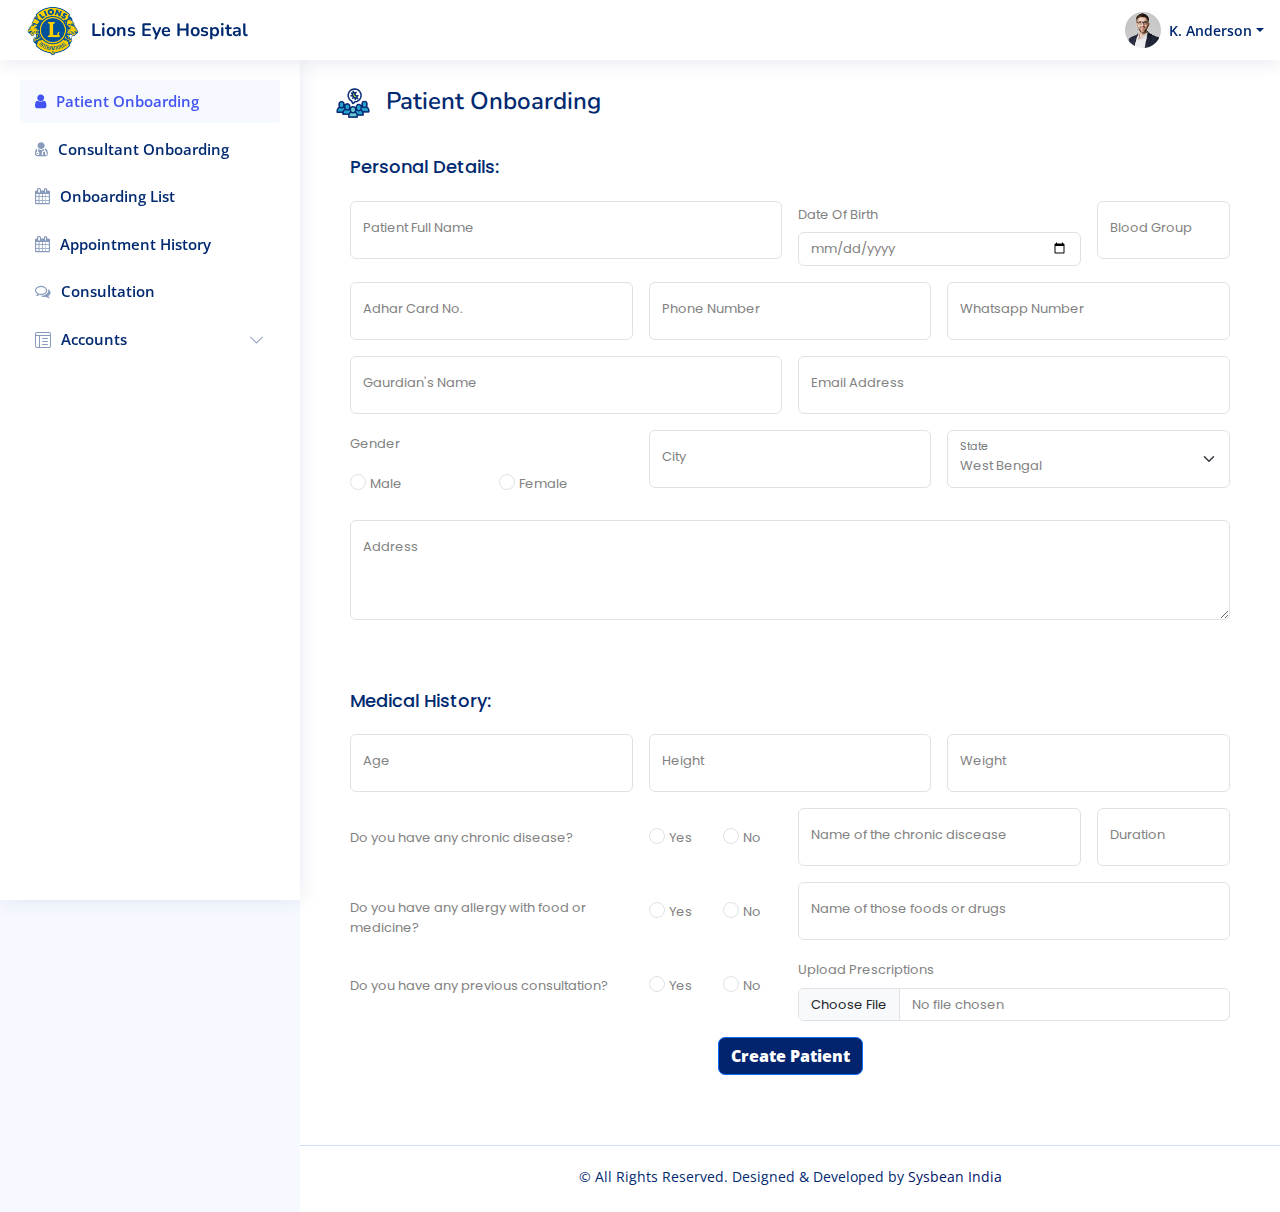
<file: index.html>
<!DOCTYPE html>
<html lang="en">

<head>
  <meta charset="utf-8">
  <meta content="width=device-width, initial-scale=1.0" name="viewport">

  <title>Patient Onboarding</title>
  <meta content="" name="description">
  <meta content="" name="keywords">

  <!-- Favicons -->
  <link href="assets/img/favicon.png" rel="icon">
  <link href="assets/img/apple-touch-icon.png" rel="apple-touch-icon">

  <!-- Google Fonts -->
  <link href="https://fonts.gstatic.com" rel="preconnect">
  <link href="https://fonts.googleapis.com/css?family=Open+Sans:300,300i,400,400i,600,600i,700,700i|Nunito:300,300i,400,400i,600,600i,700,700i|Poppins:300,300i,400,400i,500,500i,600,600i,700,700i" rel="stylesheet">

  <!-- Vendor CSS Files -->
  <link href="assets/vendor/bootstrap/css/bootstrap.min.css" rel="stylesheet">
  <link href="assets/vendor/bootstrap-icons/bootstrap-icons.css" rel="stylesheet">
  <link href="assets/vendor/boxicons/css/boxicons.min.css" rel="stylesheet">
  <link href="assets/vendor/quill/quill.snow.css" rel="stylesheet">
  <link href="assets/vendor/quill/quill.bubble.css" rel="stylesheet">
  <link href="assets/vendor/remixicon/remixicon.css" rel="stylesheet">
  <link href="assets/vendor/simple-datatables/style.css" rel="stylesheet">
   <link rel="stylesheet" href="https://cdnjs.cloudflare.com/ajax/libs/font-awesome/4.7.0/css/font-awesome.css">
  <!-- Template Main CSS File -->
  <link href="assets/css/style.css" rel="stylesheet">

  <!-- =======================================================
  * Template Name: NiceAdmin
  * Updated: May 30 2023 with Bootstrap v5.3.0
  * Template URL: https://bootstrapmade.com/nice-admin-bootstrap-admin-html-template/
  * Author: BootstrapMade.com
  * License: https://bootstrapmade.com/license/
  ======================================================== -->
</head>

<body>

  <!-- ======= Header ======= -->
  <header id="header" class="header fixed-top d-flex align-items-center">

    <div class="d-flex align-items-center justify-content-between">
      <a href="index.html" class="logo d-flex align-items-center">
        <img src="assets/img/lions_club_logo.png" alt="">
        <span class="d-none d-lg-block">Lions Eye Hospital</span>
      </a>
      <i class="bi bi-list toggle-sidebar-btn"></i>
    </div><!-- End Logo -->


    <nav class="header-nav ms-auto">
      <ul class="d-flex align-items-center">


        <li class="nav-item dropdown pe-3">

          <a class="nav-link nav-profile d-flex align-items-center pe-0" href="#" data-bs-toggle="dropdown">
            <img src="assets/img/profile-img.jpg" alt="Profile" class="rounded-circle">
            <span class="d-none d-md-block dropdown-toggle ps-2">K. Anderson</span>
          </a><!-- End Profile Iamge Icon -->

          <ul class="dropdown-menu dropdown-menu-end dropdown-menu-arrow profile">
            <!-- <li class="dropdown-header">
              <h6>Kevin Anderson</h6>
              <span>Web Designer</span>
            </li> -->
           

            <li>
              <a class="dropdown-item d-flex align-items-center" href="#">
                <i class="bi bi-box-arrow-right"></i>
                <span>Log out</span>
              </a>
            </li>

          </ul><!-- End Profile Dropdown Items -->
        </li><!-- End Profile Nav -->

      </ul>
    </nav><!-- End Icons Navigation -->

  </header><!-- End Header -->

  <!-- ======= Sidebar ======= -->
  <!-- ======= Sidebar ======= -->
  <aside id="sidebar" class="sidebar">

    <ul class="sidebar-nav" id="sidebar-nav">
      <li class="nav-item">
        <a class="nav-link " href="index.html">
          <i class="fa fa-user" aria-hidden="true"></i>
          <span>Patient Onboarding</span>
        </a>
      </li><!-- End Patient Onboarding Nav -->
      <li class="nav-item">
        <a class="nav-link collapsed" href="consultant-onboarding.html">
          <i class="fa fa-user-md" aria-hidden="true"></i>
          <span>Consultant Onboarding</span>
        </a>
      </li><!-- End Patient Onboarding Nav -->
      <li class="nav-item">
        <a class="nav-link collapsed" href="appoinment.html">
          <i class="fa fa-calendar" aria-hidden="true"></i>
          <span>Onboarding List</span>
        </a>
      </li><!-- End Patient Onboarding Nav -->
      <li class="nav-item">
        <a class="nav-link collapsed" href="appointment-history.html">
          <i class="fa fa-calendar" aria-hidden="true"></i>
          <span>Appointment History</span>
        </a>
      </li>
      <li class="nav-item">
        <a class="nav-link collapsed" href="patient-list.html">
          <i class="fa fa-comments-o" aria-hidden="true"></i>
          <span>Consultation</span>
        </a>

        <li class="nav-item">
          <a class="nav-link collapsed" data-bs-target="#tables-nav" data-bs-toggle="collapse" href="#">
            <i class="bi bi-layout-text-window-reverse"></i><span>Accounts</span><i class="bi bi-chevron-down ms-auto"></i>
          </a>
          <ul id="tables-nav" class="nav-content collapse " data-bs-parent="#sidebar-nav">
            <li>
              <a href="account-head.html">
              <span>Account Heads</span>
              </a>
            </li>
            <li>
              <a href="segment.html">
              <span>Segments</span>
              </a>
            </li>
            <li>
              <a href="accounts-entry.html">
            <span>Accounts Entry</span>
              </a>
            </li>
            <!-- <li>
              <a href="accounts-entry-register.html">
            <span>Accounts Entry Register</span>
              </a>
            </li> -->
            <li>
              <a href="accounts-summery.html">
            <span>Accounts Summary</span>
              </a>
            </li>
          </ul>
        </li><!-- End Tables Nav -->




      <!-- <li class="nav-item">
        <a class="nav-link collapsed" href="pages-login.html">
          <i class="bi bi-box-arrow-in-right"></i>
          <span>Login</span>
        </a>
      </li> -->
      <!-- End Login Page Nav -->


    </ul>

  </aside><!-- End Sidebar-->

  <main id="main" class="main">

    <div class="pagetitle">
      <h1><img src="assets/img/patient.gif" alt="">Patient Onboarding</h1>
      <!-- <nav>
        <ol class="breadcrumb">
          <li class="breadcrumb-item"><a href="index.html">Home</a></li>
          <li class="breadcrumb-item active">Dashboard</li>
        </ol>
      </nav> -->
    </div><!-- End Page Title -->

    <section class="section dashboard">
      <div class="row">
        <div class="card ">
          <div class="card-body">
            <h5 class="card-title">Personal Details:</h5>

            <!-- Floating Labels Form -->
            <form class="row g-3">
            
              <div class="col-md-6">
                <div class="form-floating">
                  <input type="text" class="form-control" id="floatingName" placeholder="Your Name">
                  <label for="floatingName">Patient Full Name</label>
                </div>

              </div>
              <div class="col-md-4">
                <label for="validationCustom01" class="form-label">Date Of Birth</label>
                <input type="date" class="form-control" value="DOB">

              </div>
              <div class="col-md-2">
                <div class="form-floating">
                  <input type="text" class="form-control" id="floatingName" placeholder="Your Name">
                  <label for="floatingName">Blood Group</label>
                </div>

              </div>
              <div class="col-md-4">
                <div class="form-floating">
                  <input type="text" class="form-control" id="floatingName" placeholder="Your Name">
                  <label for="floatingName">Adhar Card No.</label>
              </div>
              </div>
              <div class="col-md-4">
                <div class="form-floating">
                  <input type="text" class="form-control" id="floatingName" placeholder="Your Name">
                  <label for="floatingName">Phone Number</label>
                </div>
              </div>
              <div class="col-md-4">
                <div class="form-floating">
                  <input type="text" class="form-control" id="floatingName" placeholder="Your Name">
                  <label for="floatingName">Whatsapp Number</label>
                </div>
              </div>
              <div class="col-md-6">
                <div class="form-floating">
                  <input type="text" class="form-control" id="floatingName" placeholder="Your Name">
                  <label for="floatingName">Gaurdian's Name</label>
                </div>
              </div>
              <div class="col-md-6">
                <div class="form-floating">
                  <input type="email" class="form-control" id="floatingEmail" placeholder="Your Email">
                  <label for="floatingEmail">Email Address</label>
                </div>
              </div>
              <div class="col-md-2">
                <label for="floatingEmail">Gender</label>
                <div class="mt-3">
                <input class="form-check-input" type="radio" name="exampleRadios" id="exampleRadios2" value="option1" >
                <label class="form-check-label" for="exampleRadios2">
                 Male
                </label>
              </div>
              </div>
              <div class="col-md-2">
                <label for="floatingEmail"></label>
                <div class="mt-3">
                <input class="form-check-input" type="radio" name="exampleRadios" id="exampleRadios2" value="option1" >
                <label class="form-check-label" for="exampleRadios2">
                  Female
                </label>
              </div>
              </div>
              <div class="col-md-4">
                <div class="form-floating">
                  <input type="text" class="form-control" id="floatingName" placeholder="Your Name">
                  <label for="floatingName">City</label>
                </div>
              </div>
              <div class="col-md-4">
                <div class="form-floating mb-3">
                  <select class="form-select" id="floatingSelect" aria-label="State">
                    <option selected="" class="active">West Bengal</option>
                    <option value="1">Delhi</option>
                    <option value="2">Mumbai</option>
                    <option value="3">Bangaluru</option>
                  </select>
                  <label for="floatingSelect">State</label>
                </div>
              </div>
              <div class="col-md-12">
                <div class="form-floating">
                  <textarea class="form-control" placeholder="Address" id="floatingTextarea" style="height: 100px;"></textarea>
                  <label for="floatingTextarea">Address</label>
                </div>
              </div>
             
              <!-- <div class="text-center">
                <button type="submit" class="btn btn-primary">Submit</button>
              </div> -->
            </form><!-- End floating Labels Form -->

          </div>
        </div>
      </div>
      <div class="row">
        <div class="card">
          <div class="card-body">
            <h5 class="card-title">Medical History:</h5>

            <!-- Floating Labels Form -->
            <form class="row g-3">
            
              <div class="col-md-4">
                <div class="form-floating">
                  <input type="text" class="form-control" id="floatingName" placeholder="Your Name">
                  <label for="floatingName">Age</label>
                </div>

              </div>
          
              <div class="col-md-4">
                <div class="form-floating">
                  <input type="text" class="form-control" id="floatingName" placeholder="Your Name">
                  <label for="floatingName">Height</label>
                </div>

              </div>
              <div class="col-md-4">
                <div class="form-floating">
                  <input type="text" class="form-control" id="floatingName" placeholder="Your Name">
                  <label for="floatingName">Weight</label>
                </div>
              </div>
            <div class="col-md-4">
              <div class="mt-3">
                <label for="floatingName">Do you have any chronic disease?</label>
              </div>
            </div>
              <div class="col-md-1">
                <div class="mt-3">
                <input class="form-check-input" type="radio" name="exampleRadios" id="exampleRadios2" value="option1" >
                <label class="form-check-label" for="exampleRadios2">
                 Yes
                </label>
              </div>
              </div>
              <div class="col-md-1">
                <div class="mt-3">
                <input class="form-check-input" type="radio" name="exampleRadios" id="exampleRadios2" value="option1" >
                <label class="form-check-label" for="exampleRadios2">
                  No
                </label>
              </div>
              </div>
              <div class="col-md-4">
                <div class="form-floating">
                  <input type="text" class="form-control" id="floatingName" placeholder="Your Name">
                  <label for="floatingName">Name of the chronic discease</label>
                </div>
              </div>
              <div class="col-md-2">
                <div class="form-floating">
                  <input type="text" class="form-control" id="floatingName" placeholder="Your Name">
                  <label for="floatingName">Duration</label>
                </div>
              </div>
              <div class="col-md-4">
                <div class="mt-3">
                  <label for="floatingName">Do you have any allergy with food or medicine?</label>
                </div>
              </div>
                <div class="col-md-1">
                  <div class="mt-3">
                  <input class="form-check-input" type="radio" name="exampleRadios" id="exampleRadios2" value="option1" >
                  <label class="form-check-label" for="exampleRadios2">
                   Yes
                  </label>
                </div>
                </div>
                <div class="col-md-1">
                  <div class="mt-3">
                  <input class="form-check-input" type="radio" name="exampleRadios" id="exampleRadios2" value="option1" >
                  <label class="form-check-label" for="exampleRadios2">
                    No
                  </label>
                </div>
                </div>
              <div class="col-md-6">
                <div class="form-floating">
                  <input type="text" class="form-control" id="floatingName" placeholder="Your Name">
                  <label for="floatingName">Name of those foods or drugs</label>
                </div>
              </div>
              <div class="col-md-4">
                <div class="mt-3">
                  <label for="floatingName">Do you have any previous consultation?</label>
                </div>
              </div>
                <div class="col-md-1">
                  <div class="mt-3">
                  <input class="form-check-input" type="radio" name="exampleRadios" id="exampleRadios2" value="option1" >
                  <label class="form-check-label" for="exampleRadios2">
                   Yes
                  </label>
                </div>
                </div>
                <div class="col-md-1">
                  <div class="mt-3">
                  <input class="form-check-input" type="radio" name="exampleRadios" id="exampleRadios2" value="option1" >
                  <label class="form-check-label" for="exampleRadios2">
                    No
                  </label>
                </div>
                </div>
                <div class="col-md-6">

                  <label for="validationCustom01" class="form-label">Upload Prescriptions</label>
                    <input class="form-control" type="file" id="formFile">

  
                </div>
            </form><!-- End floating Labels Form -->
             <div class="row mt-3">
              <div class="text-center">
                <button type="submit" class="btn btn-primary"><a href="appoinment.html">Create Patient</a></button>
              </div>
             </div>
          </div>
        </div>
      </div>

    </section>

  </main><!-- End #main -->

  <!-- ======= Footer ======= -->
  <footer id="footer" class="footer">
    <div class="copyright">
      © All Rights Reserved.  Designed & Developed by <a href="https://sysbean.com/" target="_blank">Sysbean India</a> 
    </div>
    <div class="credits">
      <!-- All the links in the footer should remain intact. -->
      <!-- You can delete the links only if you purchased the pro version. -->
      <!-- Licensing information: https://bootstrapmade.com/license/ -->
      <!-- Purchase the pro version with working PHP/AJAX contact form: https://bootstrapmade.com/nice-admin-bootstrap-admin-html-template/ -->
     
    </div>
  </footer><!-- End Footer -->

  <a href="#" class="back-to-top d-flex align-items-center justify-content-center"><i class="bi bi-arrow-up-short"></i></a>

  <!-- Vendor JS Files -->
  <script src="assets/vendor/apexcharts/apexcharts.min.js"></script>
  <script src="assets/vendor/bootstrap/js/bootstrap.bundle.min.js"></script>
  <script src="assets/vendor/chart.js/chart.umd.js"></script>
  <script src="assets/vendor/echarts/echarts.min.js"></script>
  <script src="assets/vendor/quill/quill.min.js"></script>
  <script src="assets/vendor/simple-datatables/simple-datatables.js"></script>
  <script src="assets/vendor/tinymce/tinymce.min.js"></script>
  <script src="assets/vendor/php-email-form/validate.js"></script>

  <!-- Template Main JS File -->
  <script src="assets/js/main.js"></script>

</body>

</html>
</file>
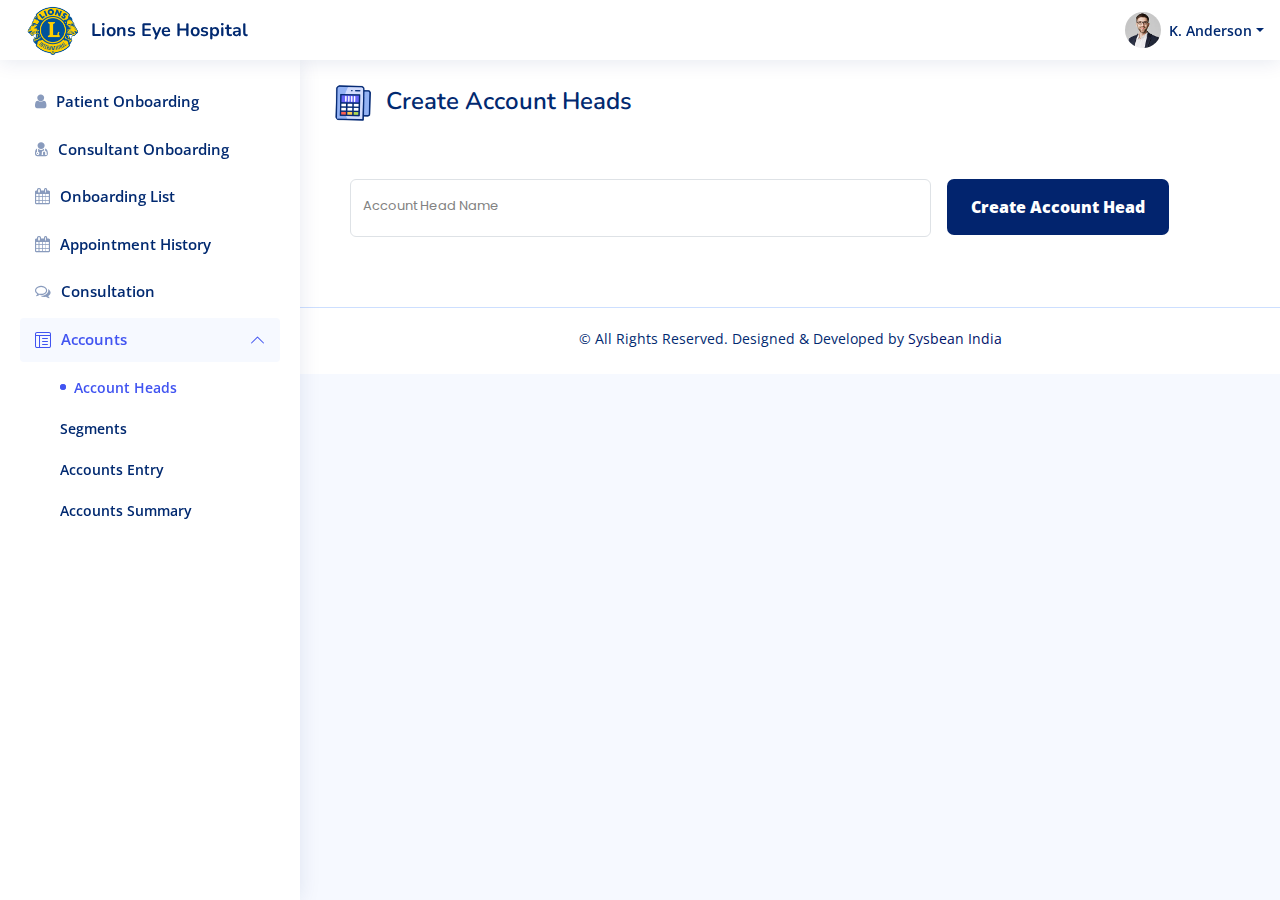
<file: account-head.html>
<!DOCTYPE html>
<html lang="en">

<head>
  <meta charset="utf-8">
  <meta content="width=device-width, initial-scale=1.0" name="viewport">

  <title>Accounts Head</title>
  <meta content="" name="description">
  <meta content="" name="keywords">

  <!-- Favicons -->
  <link href="assets/img/favicon.png" rel="icon">
  <link href="assets/img/apple-touch-icon.png" rel="apple-touch-icon">

  <!-- Google Fonts -->
  <link href="https://fonts.gstatic.com" rel="preconnect">
  <link href="https://fonts.googleapis.com/css?family=Open+Sans:300,300i,400,400i,600,600i,700,700i|Nunito:300,300i,400,400i,600,600i,700,700i|Poppins:300,300i,400,400i,500,500i,600,600i,700,700i" rel="stylesheet">

  <!-- Vendor CSS Files -->
  <link href="assets/vendor/bootstrap/css/bootstrap.min.css" rel="stylesheet">
  <link href="assets/vendor/bootstrap-icons/bootstrap-icons.css" rel="stylesheet">
  <link href="assets/vendor/boxicons/css/boxicons.min.css" rel="stylesheet">
  <link href="assets/vendor/quill/quill.snow.css" rel="stylesheet">
  <link href="assets/vendor/quill/quill.bubble.css" rel="stylesheet">
  <link href="assets/vendor/remixicon/remixicon.css" rel="stylesheet">
  <link href="assets/vendor/simple-datatables/style.css" rel="stylesheet">
   <link rel="stylesheet" href="https://cdnjs.cloudflare.com/ajax/libs/font-awesome/4.7.0/css/font-awesome.css">
  <!-- Template Main CSS File -->
  <link href="assets/css/style.css" rel="stylesheet">

  <!-- =======================================================
  * Template Name: NiceAdmin
  * Updated: May 30 2023 with Bootstrap v5.3.0
  * Template URL: https://bootstrapmade.com/nice-admin-bootstrap-admin-html-template/
  * Author: BootstrapMade.com
  * License: https://bootstrapmade.com/license/
  ======================================================== -->
</head>

<body>

  <!-- ======= Header ======= -->
  <header id="header" class="header fixed-top d-flex align-items-center">

    <div class="d-flex align-items-center justify-content-between">
      <a href="index.html" class="logo d-flex align-items-center">
        <img src="assets/img/lions_club_logo.png" alt="">
        <span class="d-none d-lg-block">Lions Eye Hospital</span>
      </a>
      <i class="bi bi-list toggle-sidebar-btn"></i>
    </div><!-- End Logo -->


    <nav class="header-nav ms-auto">
      <ul class="d-flex align-items-center">


        <li class="nav-item dropdown pe-3">

          <a class="nav-link nav-profile d-flex align-items-center pe-0" href="#" data-bs-toggle="dropdown">
            <img src="assets/img/profile-img.jpg" alt="Profile" class="rounded-circle">
            <span class="d-none d-md-block dropdown-toggle ps-2">K. Anderson</span>
          </a><!-- End Profile Iamge Icon -->

          <ul class="dropdown-menu dropdown-menu-end dropdown-menu-arrow profile">
            <!-- <li class="dropdown-header">
              <h6>Kevin Anderson</h6>
              <span>Web Designer</span>
            </li> -->
           

            <li>
              <a class="dropdown-item d-flex align-items-center" href="#">
                <i class="bi bi-box-arrow-right"></i>
                <span>Log out</span>
              </a>
            </li>

          </ul><!-- End Profile Dropdown Items -->
        </li><!-- End Profile Nav -->

      </ul>
    </nav><!-- End Icons Navigation -->

  </header><!-- End Header -->

  <!-- ======= Sidebar ======= -->
  <!-- ======= Sidebar ======= -->
  <aside id="sidebar" class="sidebar">

    <ul class="sidebar-nav" id="sidebar-nav">
      <li class="nav-item">
        <a class="nav-link collapsed" href="index.html">
          <i class="fa fa-user" aria-hidden="true"></i>
          <span>Patient Onboarding</span>
        </a>
      </li><!-- End Patient Onboarding Nav -->
      <li class="nav-item">
        <a class="nav-link collapsed" href="consultant-onboarding.html">
          <i class="fa fa-user-md" aria-hidden="true"></i>
          <span>Consultant Onboarding</span>
        </a>
      </li><!-- End Patient Onboarding Nav -->
      <li class="nav-item">
        <a class="nav-link collapsed" href="appoinment.html">
          <i class="fa fa-calendar" aria-hidden="true"></i>
          <span>Onboarding List</span>
        </a>
      </li><!-- End Patient Onboarding Nav -->
      <li class="nav-item">
        <a class="nav-link collapsed" href="appointment-history.html">
          <i class="fa fa-calendar" aria-hidden="true"></i>
          <span>Appointment History</span>
        </a>
      </li>
      <li class="nav-item">
        <a class="nav-link collapsed" href="patient-list.html">
          <i class="fa fa-comments-o" aria-hidden="true"></i>
          <span>Consultation</span>
        </a>

        <li class="nav-item">
            <a class="nav-link " data-bs-target="#tables-nav" data-bs-toggle="collapse" href="#">
              <i class="bi bi-layout-text-window-reverse"></i><span>Accounts</span><i class="bi bi-chevron-down ms-auto"></i>
            </a>
            <ul id="tables-nav" class="nav-content" data-bs-parent="#sidebar-nav">
              <li>
                <a href="account-head.html" class="active">
                  <i class="bi bi-circle"></i>
                <span>Account Heads</span>
                </a>
              </li>
              <li>
                <a href="segment.html">
                <span>Segments</span>
                </a>
              </li>
              <li>
                <a href="accounts-entry.html">
              <span>Accounts Entry</span>
                </a>
              </li>
              <!-- <li>
                <a href="accounts-entry-register.html">
              <span>Accounts Entry Register</span>
                </a>
              </li> -->
              <li>
                <a href="accounts-summery.html">
              <span>Accounts Summary</span>
                </a>
              </li>
            </ul>
          </li><!-- End Tables Nav -->




      <!-- <li class="nav-item">
        <a class="nav-link collapsed" href="pages-login.html">
          <i class="bi bi-box-arrow-in-right"></i>
          <span>Login</span>
        </a>
      </li> -->
      <!-- End Login Page Nav -->


    </ul>

  </aside><!-- End Sidebar-->

  <main id="main" class="main">

    <div class="pagetitle">
      <h1><img src="assets/img/edc.gif" alt="">Create Account Heads</h1>
      <!-- <nav>
        <ol class="breadcrumb">
          <li class="breadcrumb-item"><a href="index.html">Home</a></li>
          <li class="breadcrumb-item active">Dashboard</li>
        </ol>
      </nav> -->
    </div><!-- End Page Title -->

    <section class="section dashboard">
      <div class="row">
        <div class="card ">
          <div class="card-body">
            <h5 class="card-title"></h5>

            <!-- Floating Labels Form -->
            <form class="row g-3">
            
                <div class="col-md-8">
                    <div class="form-floating">
                        <input type="text" class="form-control" id="floatingName" placeholder="Your Name">
                        <label for="floatingName">Account Head Name</label>
                      </div>
                </div>
                <div class="col-md-4">
                    <button type="submit" class="btn btn-primary2">Create Account Head</button>
                </div>
              <!-- <div class="text-center">
                <button type="submit" class="btn btn-primary">Submit</button>
              </div> -->
            </form><!-- End floating Labels Form -->

          </div>
        </div>
      </div>
    </section>

  </main><!-- End #main -->

  <!-- ======= Footer ======= -->
  <footer id="footer" class="footer">
    <div class="copyright">
      © All Rights Reserved.  Designed & Developed by <a href="https://sysbean.com/" target="_blank">Sysbean India</a> 
    </div>
    <div class="credits">
      <!-- All the links in the footer should remain intact. -->
      <!-- You can delete the links only if you purchased the pro version. -->
      <!-- Licensing information: https://bootstrapmade.com/license/ -->
      <!-- Purchase the pro version with working PHP/AJAX contact form: https://bootstrapmade.com/nice-admin-bootstrap-admin-html-template/ -->
     
    </div>
  </footer><!-- End Footer -->

  <a href="#" class="back-to-top d-flex align-items-center justify-content-center"><i class="bi bi-arrow-up-short"></i></a>

  <!-- Vendor JS Files -->
  <script src="assets/vendor/apexcharts/apexcharts.min.js"></script>
  <script src="assets/vendor/bootstrap/js/bootstrap.bundle.min.js"></script>
  <script src="assets/vendor/chart.js/chart.umd.js"></script>
  <script src="assets/vendor/echarts/echarts.min.js"></script>
  <script src="assets/vendor/quill/quill.min.js"></script>
  <script src="assets/vendor/simple-datatables/simple-datatables.js"></script>
  <script src="assets/vendor/tinymce/tinymce.min.js"></script>
  <script src="assets/vendor/php-email-form/validate.js"></script>

  <!-- Template Main JS File -->
  <script src="assets/js/main.js"></script>

</body>

</html>
</file>
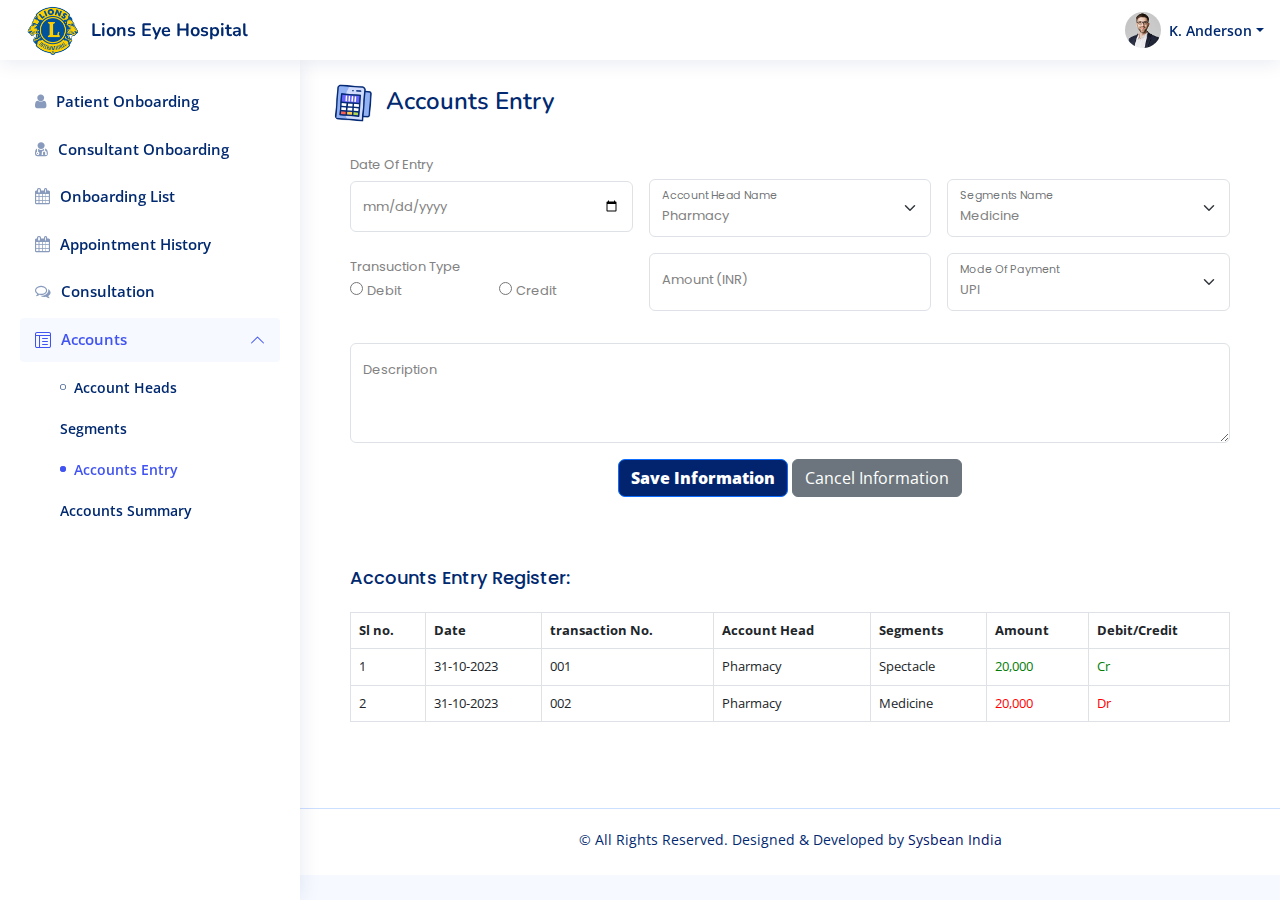
<file: accounts-entry.html>
<!DOCTYPE html>
<html lang="en">

<head>
  <meta charset="utf-8">
  <meta content="width=device-width, initial-scale=1.0" name="viewport">

  <title>Accounts Entry</title>
  <meta content="" name="description">
  <meta content="" name="keywords">

  <!-- Favicons -->
  <link href="assets/img/favicon.png" rel="icon">
  <link href="assets/img/apple-touch-icon.png" rel="apple-touch-icon">

  <!-- Google Fonts -->
  <link href="https://fonts.gstatic.com" rel="preconnect">
  <link href="https://fonts.googleapis.com/css?family=Open+Sans:300,300i,400,400i,600,600i,700,700i|Nunito:300,300i,400,400i,600,600i,700,700i|Poppins:300,300i,400,400i,500,500i,600,600i,700,700i" rel="stylesheet">

  <!-- Vendor CSS Files -->
  <link href="assets/vendor/bootstrap/css/bootstrap.min.css" rel="stylesheet">
  <link href="assets/vendor/bootstrap-icons/bootstrap-icons.css" rel="stylesheet">
  <link href="assets/vendor/boxicons/css/boxicons.min.css" rel="stylesheet">
  <link href="assets/vendor/quill/quill.snow.css" rel="stylesheet">
  <link href="assets/vendor/quill/quill.bubble.css" rel="stylesheet">
  <link href="assets/vendor/remixicon/remixicon.css" rel="stylesheet">
  <link href="assets/vendor/simple-datatables/style.css" rel="stylesheet">
   <link rel="stylesheet" href="https://cdnjs.cloudflare.com/ajax/libs/font-awesome/4.7.0/css/font-awesome.css">
  <!-- Template Main CSS File -->
  <link href="assets/css/style.css" rel="stylesheet">

  <!-- =======================================================
  * Template Name: NiceAdmin
  * Updated: May 30 2023 with Bootstrap v5.3.0
  * Template URL: https://bootstrapmade.com/nice-admin-bootstrap-admin-html-template/
  * Author: BootstrapMade.com
  * License: https://bootstrapmade.com/license/
  ======================================================== -->
</head>

<body>

  <!-- ======= Header ======= -->
  <header id="header" class="header fixed-top d-flex align-items-center">

    <div class="d-flex align-items-center justify-content-between">
      <a href="index.html" class="logo d-flex align-items-center">
        <img src="assets/img/lions_club_logo.png" alt="">
        <span class="d-none d-lg-block">Lions Eye Hospital</span>
      </a>
      <i class="bi bi-list toggle-sidebar-btn"></i>
    </div><!-- End Logo -->


    <nav class="header-nav ms-auto">
      <ul class="d-flex align-items-center">


        <li class="nav-item dropdown pe-3">

          <a class="nav-link nav-profile d-flex align-items-center pe-0" href="#" data-bs-toggle="dropdown">
            <img src="assets/img/profile-img.jpg" alt="Profile" class="rounded-circle">
            <span class="d-none d-md-block dropdown-toggle ps-2">K. Anderson</span>
          </a><!-- End Profile Iamge Icon -->

          <ul class="dropdown-menu dropdown-menu-end dropdown-menu-arrow profile">
            <!-- <li class="dropdown-header">
              <h6>Kevin Anderson</h6>
              <span>Web Designer</span>
            </li> -->
           

            <li>
              <a class="dropdown-item d-flex align-items-center" href="#">
                <i class="bi bi-box-arrow-right"></i>
                <span>Log out</span>
              </a>
            </li>

          </ul><!-- End Profile Dropdown Items -->
        </li><!-- End Profile Nav -->

      </ul>
    </nav><!-- End Icons Navigation -->

  </header><!-- End Header -->

  <!-- ======= Sidebar ======= -->
  <!-- ======= Sidebar ======= -->
  <aside id="sidebar" class="sidebar">

    <ul class="sidebar-nav" id="sidebar-nav">
      <li class="nav-item">
        <a class="nav-link collapsed" href="index.html">
          <i class="fa fa-user" aria-hidden="true"></i>
          <span>Patient Onboarding</span>
        </a>
      </li><!-- End Patient Onboarding Nav -->
      <li class="nav-item">
        <a class="nav-link collapsed" href="consultant-onboarding.html">
          <i class="fa fa-user-md" aria-hidden="true"></i>
          <span>Consultant Onboarding</span>
        </a>
      </li><!-- End Patient Onboarding Nav -->
      <li class="nav-item">
        <a class="nav-link collapsed" href="appoinment.html">
          <i class="fa fa-calendar" aria-hidden="true"></i>
          <span>Onboarding List</span>
        </a>
      </li><!-- End Patient Onboarding Nav -->
      <li class="nav-item">
        <a class="nav-link collapsed" href="appointment-history.html">
          <i class="fa fa-calendar" aria-hidden="true"></i>
          <span>Appointment History</span>
        </a>
      </li>
      <li class="nav-item">
        <a class="nav-link collapsed" href="patient-list.html">
          <i class="fa fa-comments-o" aria-hidden="true"></i>
          <span>Consultation</span>
        </a>

        <li class="nav-item">
            <a class="nav-link " data-bs-target="#tables-nav" data-bs-toggle="collapse" href="#">
              <i class="bi bi-layout-text-window-reverse"></i><span>Accounts</span><i class="bi bi-chevron-down ms-auto"></i>
            </a>
            <ul id="tables-nav" class="nav-content" data-bs-parent="#sidebar-nav">
              <li>
                <a href="account-head.html" >
                  <i class="bi bi-circle"></i>
                <span>Account Heads</span>
                </a>
              </li>
              <li>
                <a href="segment.html">
              
                <span>Segments</span>
                </a>
              </li>
              <li>
                <a href="accounts-entry.html" class="active">
                <i class="bi bi-circle"></i>
                <span>Accounts Entry</span>
                </a>
              </li>
              <!-- <li>
                <a href="accounts-entry-register.html">
              <span>Accounts Entry Register</span>
                </a>
              </li> -->
              <li>
                <a href="accounts-summery.html">
              <span>Accounts Summary</span>
                </a>
              </li>
            </ul>
          </li><!-- End Tables Nav -->




      <!-- <li class="nav-item">
        <a class="nav-link collapsed" href="pages-login.html">
          <i class="bi bi-box-arrow-in-right"></i>
          <span>Login</span>
        </a>
      </li> -->
      <!-- End Login Page Nav -->


    </ul>

  </aside><!-- End Sidebar-->

  <main id="main" class="main">

    <div class="pagetitle">
      <h1><img src="assets/img/edc.gif" alt="">Accounts Entry</h1>
      <!-- <nav>
        <ol class="breadcrumb">
          <li class="breadcrumb-item"><a href="index.html">Home</a></li>
          <li class="breadcrumb-item active">Dashboard</li>
        </ol>
      </nav> -->
    </div><!-- End Page Title -->

    <section class="section dashboard">
      <div class="row">
        <div class="card ">
          <div class="card-body">
            <h5 class="card-title"></h5>

            <!-- Floating Labels Form -->
            <form class="row g-3">
                <div class="col-md-4" style="margin-top: -12px;">
                    <label for="inputText" class="form-label" style="margin-bottom: 6px;">Date Of Entry</label>
                    <input type="date" class="form-control" value="DOB" style="padding-top: 15px;
                    padding-bottom: 15px;">
    
                  </div>
                <div class="col-md-4">
                    <div class="form-floating">
                        <select class="form-select" id="floatingSelect" aria-label="State">
                          <option selected="" class="active">Pharmacy</option>
                          <option value="2">Eye Hospital</option>
                          <option value="3">Other Acoounts</option>
                        </select>
                        <label for="floatingSelect">Account Head Name</label>
                      </div>
                </div>
                <div class="col-md-4">
                    <div class="form-floating">
                        <select class="form-select" id="floatingSelect" aria-label="State">
                          <option selected="" class="active">Medicine</option>
                          <option value="2">Spectacle</option>
                        </select>
                        <label for="floatingSelect">Segments Name</label>
                      </div>
                </div>
                <div class="col-md-2">
                    <label for="floatingEmail">Transuction Type</label>
                    <div>
                    <input class="form-check-input2" type="radio" name="exampleRadios" id="exampleRadios21" value="option1" class="danger">
                    <label class="form-check-label" for="exampleRadios21">
                    Debit
                    </label>
                  </div>
                  </div>
                  <div class="col-md-2">
                    <label for="floatingEmail"></label>
                    <div>
                    <input class="form-check-input3" type="radio" name="exampleRadios" id="exampleRadios22" value="option2" class="danger">
                    <label class="form-check-label" for="exampleRadios22">
                    Credit
                    </label>
                  </div>
                  </div>
                  <div class="col-md-4">
                    <div class="form-floating">
                        <input type="text" class="form-control" id="floatingName" placeholder="Your Name">
                        <label for="floatingName">Amount (INR)</label>
                      </div>
                  </div>
                    <div class="col-md-4">
                        <div class="form-floating mb-3">
                          <select class="form-select" id="floatingSelect" aria-label="State">
                            <option selected="" class="active">UPI</option>
                            <option value="1">Net Banking</option>
                            <option value="2">Cash</option>
                            <option value="3">Credit card</option>
                          </select>
                          <label for="floatingSelect">Mode Of Payment</label>
                        </div>
                      </div>
                      <div class="col-md-12">
                        <div class="form-floating">
                          <textarea class="form-control" placeholder="Address" id="floatingTextarea" style="height: 100px;"></textarea>
                          <label for="floatingTextarea">Description</label>
                        </div>
                      </div>  
                
              <!-- <div class="text-center">
                <button type="submit" class="btn btn-primary">Submit</button>
              </div> -->
              <div class="text-center">
                <button type="submit" class="btn btn-primary">Save Information</button>
                <button type="submit" class="btn btn-secondary">Cancel Information</button>
              </div>
            </form><!-- End floating Labels Form -->

          </div>
        </div>
      </div>
      <div class="row">
        <div class="card">
          <div class="card-body">
            <h5 class="card-title">Accounts Entry Register:</h5>
            <table class="table table-bordered">
                <thead>
                  <tr>
                    <th scope="col">Sl no.</th>
                    <th scope="col">Date</th>
                    <th scope="col">transaction No.</th>
                    <th scope="col">Account Head</th>
                    <th scope="col">Segments</th>
                    <th scope="col">Amount</th>
                    <th scope="col">Debit/Credit</th>

                  </tr>
                </thead>
                <tbody>
                    <tr>
                    <td>1</td>
                    <td>31-10-2023</td>
                    <td>001</td>
                    <td>Pharmacy</td>
                    <td>Spectacle</td>
                    <td style="color:rgb(3, 124, 7);">20,000</td>
                    <td style="color:rgb(3, 124, 7);">Cr</td>
                    </tr>
                    <tr>
                    <td>2</td>
                    <td>31-10-2023</td>
                    <td>002</td>
                    <td>Pharmacy</td>
                    <td>Medicine</td>
                    <td style="color:red;">20,000</td>
                    <td style="color:red;">Dr</td>
                    </tr>
                </tbody>
              </table>
          </div>
        </div>
      </div>
    </section>

  </main><!-- End #main -->

  <!-- ======= Footer ======= -->
  <footer id="footer" class="footer">
    <div class="copyright">
      © All Rights Reserved.  Designed & Developed by <a href="https://sysbean.com/" target="_blank">Sysbean India</a> 
    </div>
    <div class="credits">
      <!-- All the links in the footer should remain intact. -->
      <!-- You can delete the links only if you purchased the pro version. -->
      <!-- Licensing information: https://bootstrapmade.com/license/ -->
      <!-- Purchase the pro version with working PHP/AJAX contact form: https://bootstrapmade.com/nice-admin-bootstrap-admin-html-template/ -->
     
    </div>
  </footer><!-- End Footer -->

  <a href="#" class="back-to-top d-flex align-items-center justify-content-center"><i class="bi bi-arrow-up-short"></i></a>

  <!-- Vendor JS Files -->
  <script src="assets/vendor/apexcharts/apexcharts.min.js"></script>
  <script src="assets/vendor/bootstrap/js/bootstrap.bundle.min.js"></script>
  <script src="assets/vendor/chart.js/chart.umd.js"></script>
  <script src="assets/vendor/echarts/echarts.min.js"></script>
  <script src="assets/vendor/quill/quill.min.js"></script>
  <script src="assets/vendor/simple-datatables/simple-datatables.js"></script>
  <script src="assets/vendor/tinymce/tinymce.min.js"></script>
  <script src="assets/vendor/php-email-form/validate.js"></script>

  <!-- Template Main JS File -->
  <script src="assets/js/main.js"></script>

</body>

</html>
</file>
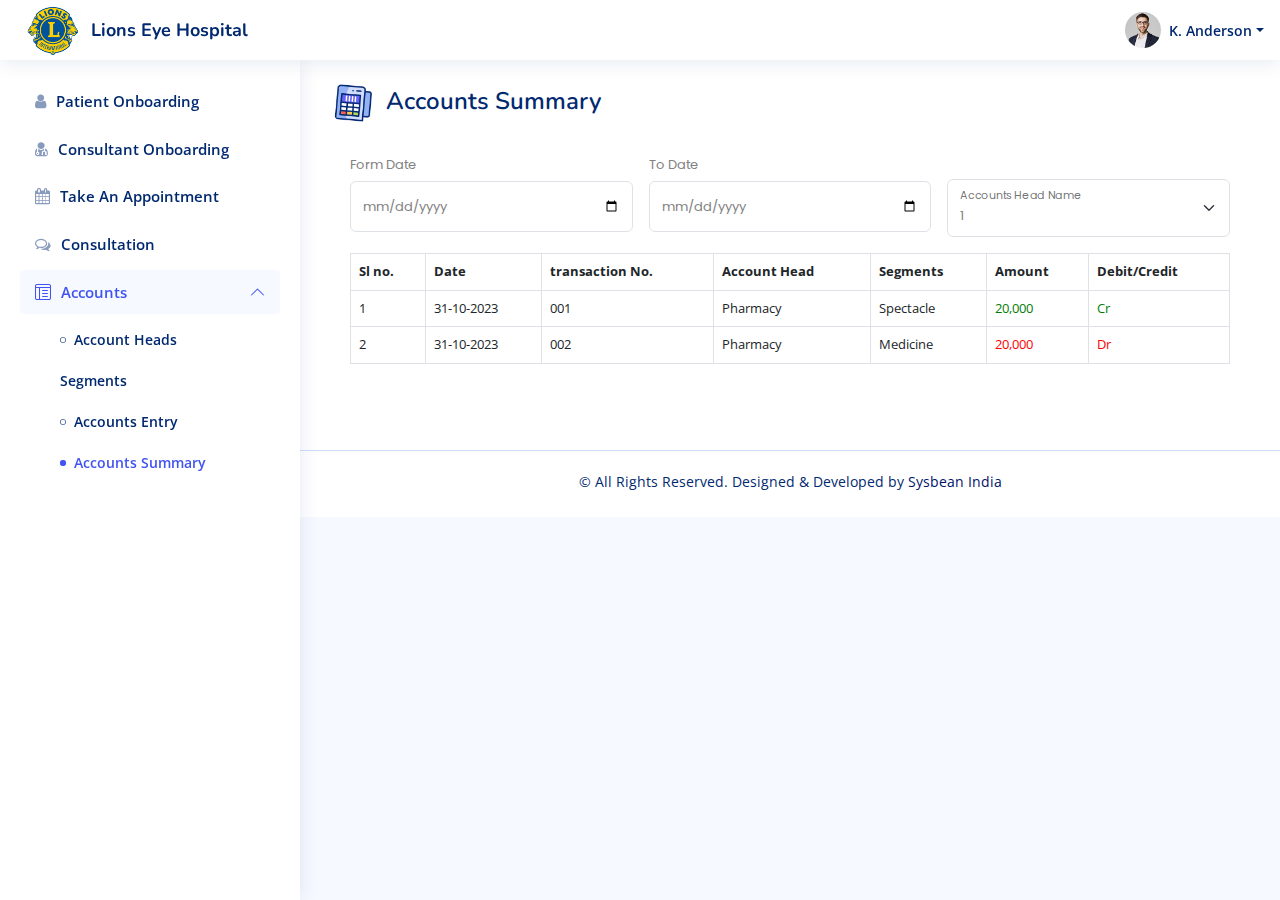
<file: accounts-summery.html>
<!DOCTYPE html>
<html lang="en">

<head>
  <meta charset="utf-8">
  <meta content="width=device-width, initial-scale=1.0" name="viewport">

  <title>Accounts Summary</title>
  <meta content="" name="description">
  <meta content="" name="keywords">

  <!-- Favicons -->
  <link href="assets/img/favicon.png" rel="icon">
  <link href="assets/img/apple-touch-icon.png" rel="apple-touch-icon">

  <!-- Google Fonts -->
  <link href="https://fonts.gstatic.com" rel="preconnect">
  <link href="https://fonts.googleapis.com/css?family=Open+Sans:300,300i,400,400i,600,600i,700,700i|Nunito:300,300i,400,400i,600,600i,700,700i|Poppins:300,300i,400,400i,500,500i,600,600i,700,700i" rel="stylesheet">

  <!-- Vendor CSS Files -->
  <link href="assets/vendor/bootstrap/css/bootstrap.min.css" rel="stylesheet">
  <link href="assets/vendor/bootstrap-icons/bootstrap-icons.css" rel="stylesheet">
  <link href="assets/vendor/boxicons/css/boxicons.min.css" rel="stylesheet">
  <link href="assets/vendor/quill/quill.snow.css" rel="stylesheet">
  <link href="assets/vendor/quill/quill.bubble.css" rel="stylesheet">
  <link href="assets/vendor/remixicon/remixicon.css" rel="stylesheet">
  <link href="assets/vendor/simple-datatables/style.css" rel="stylesheet">
   <link rel="stylesheet" href="https://cdnjs.cloudflare.com/ajax/libs/font-awesome/4.7.0/css/font-awesome.css">
  <!-- Template Main CSS File -->
  <link href="assets/css/style.css" rel="stylesheet">

  <!-- =======================================================
  * Template Name: NiceAdmin
  * Updated: May 30 2023 with Bootstrap v5.3.0
  * Template URL: https://bootstrapmade.com/nice-admin-bootstrap-admin-html-template/
  * Author: BootstrapMade.com
  * License: https://bootstrapmade.com/license/
  ======================================================== -->
</head>

<body>

  <!-- ======= Header ======= -->
  <header id="header" class="header fixed-top d-flex align-items-center">

    <div class="d-flex align-items-center justify-content-between">
      <a href="index.html" class="logo d-flex align-items-center">
        <img src="assets/img/lions_club_logo.png" alt="">
        <span class="d-none d-lg-block">Lions Eye Hospital</span>
      </a>
      <i class="bi bi-list toggle-sidebar-btn"></i>
    </div><!-- End Logo -->


    <nav class="header-nav ms-auto">
      <ul class="d-flex align-items-center">


        <li class="nav-item dropdown pe-3">

          <a class="nav-link nav-profile d-flex align-items-center pe-0" href="#" data-bs-toggle="dropdown">
            <img src="assets/img/profile-img.jpg" alt="Profile" class="rounded-circle">
            <span class="d-none d-md-block dropdown-toggle ps-2">K. Anderson</span>
          </a><!-- End Profile Iamge Icon -->

          <ul class="dropdown-menu dropdown-menu-end dropdown-menu-arrow profile">
            <!-- <li class="dropdown-header">
              <h6>Kevin Anderson</h6>
              <span>Web Designer</span>
            </li> -->
           

            <li>
              <a class="dropdown-item d-flex align-items-center" href="#">
                <i class="bi bi-box-arrow-right"></i>
                <span>Log out</span>
              </a>
            </li>

          </ul><!-- End Profile Dropdown Items -->
        </li><!-- End Profile Nav -->

      </ul>
    </nav><!-- End Icons Navigation -->

  </header><!-- End Header -->

  <!-- ======= Sidebar ======= -->
  <!-- ======= Sidebar ======= -->
  <aside id="sidebar" class="sidebar">

    <ul class="sidebar-nav" id="sidebar-nav">
      <li class="nav-item">
        <a class="nav-link collapsed" href="index.html">
          <i class="fa fa-user" aria-hidden="true"></i>
          <span>Patient Onboarding</span>
        </a>
      </li><!-- End Patient Onboarding Nav -->
      <li class="nav-item">
        <a class="nav-link collapsed" href="consultant-onboarding.html">
          <i class="fa fa-user-md" aria-hidden="true"></i>
          <span>Consultant Onboarding</span>
        </a>
      </li><!-- End Patient Onboarding Nav -->
      <li class="nav-item">
        <a class="nav-link collapsed" href="appoinment.html">
          <i class="fa fa-calendar" aria-hidden="true"></i>
          <span>Take An Appointment</span>
        </a>
      </li><!-- End Patient Onboarding Nav -->
      <li class="nav-item">
        <a class="nav-link collapsed" href="patient-list.html">
          <i class="fa fa-comments-o" aria-hidden="true"></i>
          <span>Consultation</span>
        </a>

        <li class="nav-item">
            <a class="nav-link " data-bs-target="#tables-nav" data-bs-toggle="collapse" href="#">
              <i class="bi bi-layout-text-window-reverse"></i><span>Accounts</span><i class="bi bi-chevron-down ms-auto"></i>
            </a>
            <ul id="tables-nav" class="nav-content" data-bs-parent="#sidebar-nav">
              <li>
                <a href="account-head.html" >
                  <i class="bi bi-circle"></i>
                <span>Account Heads</span>
                </a>
              </li>
              <li>
                <a href="segment.html">
              
                <span>Segments</span>
                </a>
              </li>
              <li>
                <a href="accounts-entry.html" >
                <i class="bi bi-circle"></i>
                <span>Accounts Entry</span>
                </a>
              </li>
              <!-- <li>
                <a href="accounts-entry-register.html">
              <span>Accounts Entry Register</span>
                </a>
              </li> -->
              <li>
                <a href="accounts-summery.html" class="active">
                    <i class="bi bi-circle"></i>
              <span>Accounts Summary</span>
                </a>
              </li>
            </ul>
          </li><!-- End Tables Nav -->




      <!-- <li class="nav-item">
        <a class="nav-link collapsed" href="pages-login.html">
          <i class="bi bi-box-arrow-in-right"></i>
          <span>Login</span>
        </a>
      </li> -->
      <!-- End Login Page Nav -->


    </ul>

  </aside><!-- End Sidebar-->

  <main id="main" class="main">

    <div class="pagetitle">
      <h1><img src="assets/img/edc.gif" alt="">Accounts Summary</h1>
      <!-- <nav>
        <ol class="breadcrumb">
          <li class="breadcrumb-item"><a href="index.html">Home</a></li>
          <li class="breadcrumb-item active">Dashboard</li>
        </ol>
      </nav> -->
    </div><!-- End Page Title -->

    <section class="section dashboard">
      <div class="row">
        <div class="card ">
          <div class="card-body">
            <h5 class="card-title"></h5>

            <!-- Floating Labels Form -->
            <form class="row g-3">
                <div class="col-md-4" style="margin-top: -12px;">
                    <label for="inputText" class="form-label" style="margin-bottom: 6px;">Form Date</label>
                    <input type="date" class="form-control" value="DOB" style="padding-top: 15px;
                    padding-bottom: 15px;">
    
                  </div>
                  <div class="col-md-4" style="margin-top: -12px;">
                    <label for="inputText" class="form-label" style="margin-bottom: 6px;">To Date</label>
                    <input type="date" class="form-control" value="DOB" style="padding-top: 15px;
                    padding-bottom: 15px;">
    
                  </div>
                  <div class="col-md-4">
                    <div class="form-floating mb-3">
                      <select class="form-select" id="floatingSelect" aria-label="State">
                        <option selected="" class="active">1</option>
                        <option value="1">2</option>
                        <option value="2">3</option>
                        <option value="3">4</option>
                      </select>
                      <label for="floatingSelect">Accounts Head Name</label>
                    </div>
              </div>
            </form><!-- End floating Labels Form -->
            <table class="table table-bordered">
                <thead>
                  <tr>
                    <th scope="col">Sl no.</th>
                    <th scope="col">Date</th>
                    <th scope="col">transaction No.</th>
                    <th scope="col">Account Head</th>
                    <th scope="col">Segments</th>
                    <th scope="col">Amount</th>
                    <th scope="col">Debit/Credit</th>
                    
                  </tr>
                </thead>
                <tbody>
                    <tr>
                    <td>1</td>
                    <td>31-10-2023</td>
                    <td>001</td>
                    <td>Pharmacy</td>
                    <td>Spectacle</td>
                    <td style="color:rgb(3, 124, 7);">20,000</td>
                    <td style="color:rgb(3, 124, 7);">Cr</td>
                    </tr>
                    <tr>
                    <td>2</td>
                    <td>31-10-2023</td>
                    <td>002</td>
                    <td>Pharmacy</td>
                    <td>Medicine</td>
                    <td style="color:red;">20,000</td>
                    <td style="color:red;">Dr</td>
                    </tr>
                </tbody>
              </table>
          </div>
        </div>
      </div>
    </section>

  </main><!-- End #main -->

  <!-- ======= Footer ======= -->
  <footer id="footer" class="footer">
    <div class="copyright">
      © All Rights Reserved.  Designed & Developed by <a href="https://sysbean.com/" target="_blank">Sysbean India</a> 
    </div>
    <div class="credits">
      <!-- All the links in the footer should remain intact. -->
      <!-- You can delete the links only if you purchased the pro version. -->
      <!-- Licensing information: https://bootstrapmade.com/license/ -->
      <!-- Purchase the pro version with working PHP/AJAX contact form: https://bootstrapmade.com/nice-admin-bootstrap-admin-html-template/ -->
     
    </div>
  </footer><!-- End Footer -->

  <a href="#" class="back-to-top d-flex align-items-center justify-content-center"><i class="bi bi-arrow-up-short"></i></a>

  <!-- Vendor JS Files -->
  <script src="assets/vendor/apexcharts/apexcharts.min.js"></script>
  <script src="assets/vendor/bootstrap/js/bootstrap.bundle.min.js"></script>
  <script src="assets/vendor/chart.js/chart.umd.js"></script>
  <script src="assets/vendor/echarts/echarts.min.js"></script>
  <script src="assets/vendor/quill/quill.min.js"></script>
  <script src="assets/vendor/simple-datatables/simple-datatables.js"></script>
  <script src="assets/vendor/tinymce/tinymce.min.js"></script>
  <script src="assets/vendor/php-email-form/validate.js"></script>

  <!-- Template Main JS File -->
  <script src="assets/js/main.js"></script>

</body>

</html>
</file>
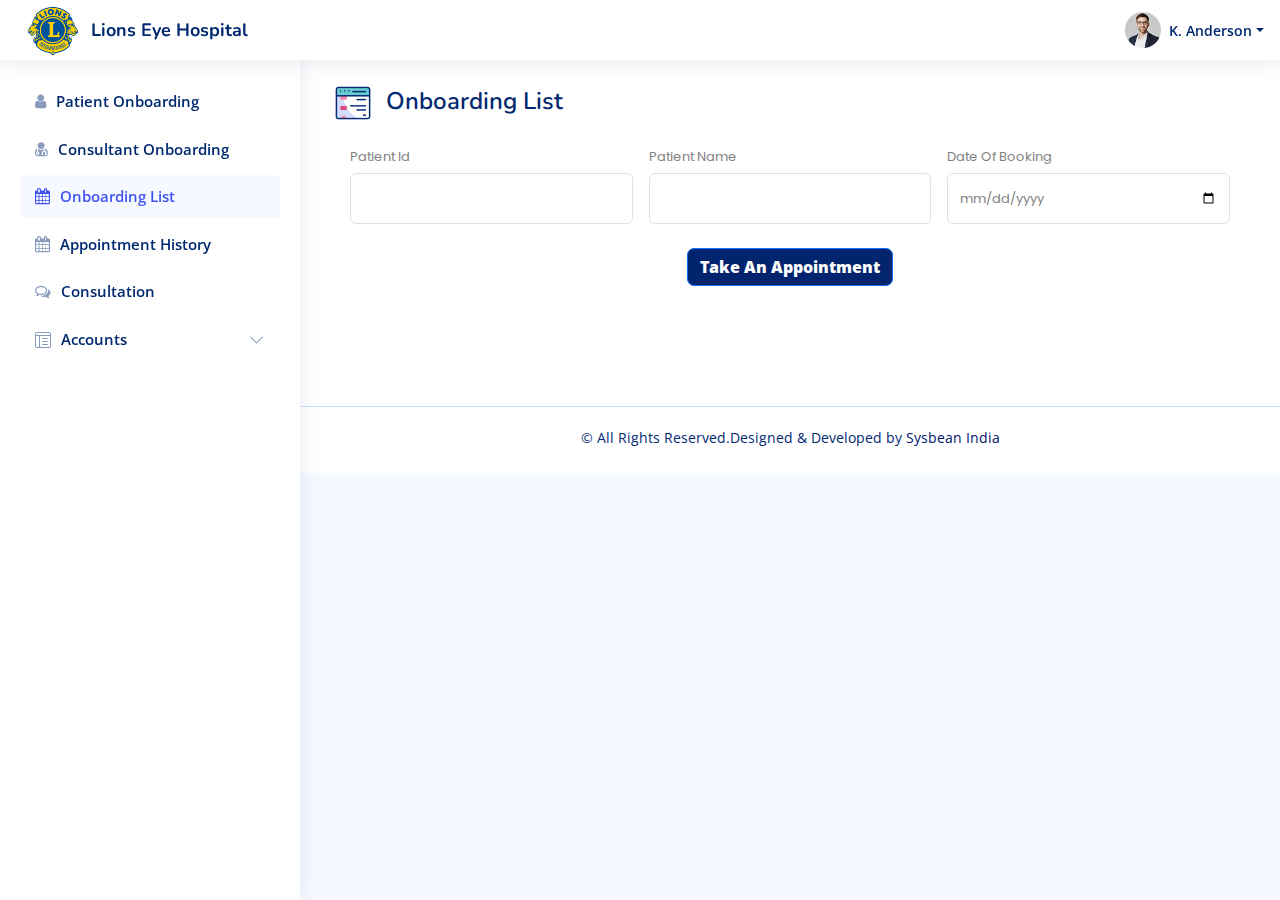
<file: appoinment.html>
<!DOCTYPE html>
<html lang="en">

<head>
  <meta charset="utf-8">
  <meta content="width=device-width, initial-scale=1.0" name="viewport">

  <title>Appoinments</title>
  <meta content="" name="description">
  <meta content="" name="keywords">

  <!-- Favicons -->
  <link href="assets/img/favicon.png" rel="icon">
  <link href="assets/img/apple-touch-icon.png" rel="apple-touch-icon">

  <!-- Google Fonts -->
  <link href="https://fonts.gstatic.com" rel="preconnect">
  <link href="https://fonts.googleapis.com/css?family=Open+Sans:300,300i,400,400i,600,600i,700,700i|Nunito:300,300i,400,400i,600,600i,700,700i|Poppins:300,300i,400,400i,500,500i,600,600i,700,700i" rel="stylesheet">

  <!-- Vendor CSS Files -->
  <link href="assets/vendor/bootstrap/css/bootstrap.min.css" rel="stylesheet">
  <link href="assets/vendor/bootstrap-icons/bootstrap-icons.css" rel="stylesheet">
  <link href="assets/vendor/boxicons/css/boxicons.min.css" rel="stylesheet">
  <link href="assets/vendor/quill/quill.snow.css" rel="stylesheet">
  <link href="assets/vendor/quill/quill.bubble.css" rel="stylesheet">
  <link href="assets/vendor/remixicon/remixicon.css" rel="stylesheet">
  <link href="assets/vendor/simple-datatables/style.css" rel="stylesheet">
   <link rel="stylesheet" href="https://cdnjs.cloudflare.com/ajax/libs/font-awesome/4.7.0/css/font-awesome.css">
  <!-- Template Main CSS File -->
  <link href="assets/css/style.css" rel="stylesheet">
  <style>
    .form-floating>.form-select {
    padding-top: 0.625rem;
    padding-bottom: 0.625rem;
    font-size: 13px;
    font-family: "Poppins", sans-serif;
    color: #828282;
}
.form-floating>.form-control:not(:placeholder-shown) {
    padding-top: 0!important;
    padding-bottom: 0.625rem;
}


  </style>
  <!-- =======================================================
  * Template Name: NiceAdmin
  * Updated: May 30 2023 with Bootstrap v5.3.0
  * Template URL: https://bootstrapmade.com/nice-admin-bootstrap-admin-html-template/
  * Author: BootstrapMade.com
  * License: https://bootstrapmade.com/license/
  ======================================================== -->
</head>

<body>

  <!-- ======= Header ======= -->
  <header id="header" class="header fixed-top d-flex align-items-center">

    <div class="d-flex align-items-center justify-content-between">
      <a href="index.html" class="logo d-flex align-items-center">
        <img src="assets/img/lions_club_logo.png" alt="">
        <span class="d-none d-lg-block">Lions Eye Hospital</span>
      </a>
      <i class="bi bi-list toggle-sidebar-btn"></i>
    </div><!-- End Logo -->


    <nav class="header-nav ms-auto">
      <ul class="d-flex align-items-center">


        <li class="nav-item dropdown pe-3">

          <a class="nav-link nav-profile d-flex align-items-center pe-0" href="#" data-bs-toggle="dropdown">
            <img src="assets/img/profile-img.jpg" alt="Profile" class="rounded-circle">
            <span class="d-none d-md-block dropdown-toggle ps-2">K. Anderson</span>
          </a><!-- End Profile Iamge Icon -->

          <ul class="dropdown-menu dropdown-menu-end dropdown-menu-arrow profile">
            <li class="dropdown-header">
              <h6>Kevin Anderson</h6>
              <span>Web Designer</span>
            </li>
            
           
            <li>
              <a class="dropdown-item d-flex align-items-center" href="#">
                <i class="bi bi-box-arrow-right"></i>
                <span>Logout</span>
              </a>
            </li>

          </ul><!-- End Profile Dropdown Items -->
        </li><!-- End Profile Nav -->

      </ul>
    </nav><!-- End Icons Navigation -->

  </header><!-- End Header -->

  <!-- ======= Sidebar ======= -->
  <aside id="sidebar" class="sidebar">

    <ul class="sidebar-nav" id="sidebar-nav">
      <li class="nav-item">
        <a class="nav-link collapsed" href="index.html">
          <i class="fa fa-user" aria-hidden="true"></i>
          <span>Patient Onboarding</span>
        </a>
      </li><!-- End Patient Onboarding Nav -->
      <li class="nav-item">
        <a class="nav-link collapsed" href="consultant-onboarding.html">
          <i class="fa fa-user-md" aria-hidden="true"></i>
          <span>Consultant Onboarding</span>
        </a>
      </li><!-- End Patient Onboarding Nav -->
      <li class="nav-item">
        <a class="nav-link " href="appoinment.html">
          <i class="fa fa-calendar" aria-hidden="true"></i>
          <span>Onboarding List</span>
        </a>
      </li><!-- End Patient Onboarding Nav -->
      <li class="nav-item">
        <a class="nav-link collapsed" href="appointment-history.html">
          <i class="fa fa-calendar" aria-hidden="true"></i>
          <span>Appointment History</span>
        </a>
      </li>
      <li class="nav-item">
        <a class="nav-link collapsed" href="patient-list.html">
          <i class="fa fa-comments-o" aria-hidden="true"></i>
          <span>Consultation</span>
        </a>

        <li class="nav-item">
          <a class="nav-link collapsed" data-bs-target="#tables-nav" data-bs-toggle="collapse" href="#">
            <i class="bi bi-layout-text-window-reverse"></i><span>Accounts</span><i class="bi bi-chevron-down ms-auto"></i>
          </a>
          <ul id="tables-nav" class="nav-content collapse " data-bs-parent="#sidebar-nav">
            <li>
              <a href="account-head.html">
              <span>Account Heads</span>
              </a>
            </li>
            <li>
              <a href="segment.html">
              <span>Segments</span>
              </a>
            </li>
            <li>
              <a href="accounts-entry.html">
            <span>Accounts Entry</span>
              </a>
            </li>
            <!-- <li>
              <a href="accounts-entry-register.html">
            <span>Accounts Entry Register</span>
              </a>
            </li> -->
            <li>
              <a href="accounts-summery.html">
            <span>Accounts Summary</span>
              </a>
            </li>
          </ul>
        </li><!-- End Tables Nav -->




      <!-- <li class="nav-item">
        <a class="nav-link collapsed" href="pages-login.html">
          <i class="bi bi-box-arrow-in-right"></i>
          <span>Login</span>
        </a>
      </li> -->
      <!-- End Login Page Nav -->


    </ul>

  </aside><!-- End Sidebar-->

  <main id="main" class="main">

    <div class="pagetitle">
      <h1><img src="assets/img/list.gif" alt="">Onboarding List</h1>
      <!-- <nav>
        <ol class="breadcrumb">
          <li class="breadcrumb-item"><a href="index.html">Home</a></li>
          <li class="breadcrumb-item active">Dashboard</li>
        </ol>
      </nav> -->
    </div><!-- End Page Title -->

    <section class="section dashboard">
      <div class="row">
        <div class="card">
          <div class="card-body">
            <!-- <h5 class="card-title">Personal Details:</h5> -->

            <!-- Floating Labels Form -->
            <form class="row g-3">
                
              <!-- <div class="col-md-4" style="margin-top: 23px;">
                <label for="floatingSelect">Name of the doctor</label>
                <div class="form-floating mb-3 mt-1">
                  <select class="form-select" id="floatingSelect" aria-label="State">
                    <option selected="" class="active">Doctors</option>
                    <option value="1">Dr. Niladri sekhar Mondal (Surgeon)</option>
                    <option value="2">Dr.Suman Adhikari (Surgeon)</option>
                    <option value="3">Dr. Vivekananda Bose (Medicine)</option>
                  </select>
                  
                </div>
              </div> -->
              <div class="col-md-4" style="margin-top: 23px;">
                <label for="inputText" class="form-label" style="margin-bottom: 6px;">Patient Id</label>
                <input type="text" class="form-control" style="    padding-top: 15px;
                padding-bottom: 15px;">
              </div>

              <div class="col-md-4" style="margin-top: 23px;">
                <label for="inputText" class="form-label" style="margin-bottom: 6px;">Patient Name</label>
                <input type="text" class="form-control" style="    padding-top: 15px;
                padding-bottom: 15px;">
              </div>  

              <!-- <div class="col-md-4" style="margin-top: 23px;">
                <label for="floatingSelect">Time Slots</label>

                <div class="form-floating mb-3 mt-1">
                  <input type="time" class="form-control"> -->
                  <!-- <select class="form-select" id="floatingSelect" aria-label="State">
                    <option selected="" class="active">Select time</option>
                    <option value="1">10.00 a.m-11:00 a.m</option>
                    <option value="2">3 p.m-4 p.m</option>
                    <option value="3">5 p.m-6 p.m</option>
                  </select>
                   -->
                <!-- </div>
              </div> -->

              <div class="col-md-4" style="margin-top: 23px;">
                <label for="inputText" class="form-label" style="margin-bottom: 6px;">Date Of Booking</label>
                <input type="date" class="form-control" value="DOB" style="    padding-top: 15px;
                padding-bottom: 15px;">
              </div>
              

             
              <!-- <div class="text-center">
                <button type="submit" class="btn btn-primary">Submit</button>
              </div> -->
            </form><!-- End floating Labels Form -->
            <br>
            <div class="text-center">
              <button type="button" class="btn btn-primary" data-toggle="modal" data-target="#exampleModal">
                Take An Appointment
             </button> 
                  <!-- Modal -->
             <div class="modal fade" id="exampleModal" tabindex="-1" role="dialog" aria-labelledby="exampleModalLabel" aria-hidden="true">
                <div class="modal-dialog" role="document">
                  <div class="modal-content">
                        <div class="modal-header">
                            <h5 class="card-title">Appointment Booked</h5>
                           
                            <button type="button" class="close" data-dismiss="modal" aria-label="Close">
                              <span aria-hidden="true">&times;</span>
                            </button>
                          </div>
                        <div class="modal-body">
                            <div class="card">
                                <div class="card-body">
                                   <div class="row">
                                     <div class="col-md-4">
                                         <label for="floatingSelect">Consultaion Date</label>
                                         <div class="form-floating mb-3">
                                             <select class="form-select" id="floatingSelect" aria-label="State">
                                               <option selected="" class="active">03-11-2023</option>
                                               <option value="1">10-08-2023</option>
                                               <option value="2">20-09-2023</option>
                                               <option value="3">10-10-2023</option>
                                             </select>
                                            
                                           </div>
                                     </div>
                                   </div>
                                  <!-- Bordered Tabs -->
                                  <ul class="nav nav-tabs nav-tabs-bordered" id="borderedTab" role="tablist">
                                    <li class="nav-item" role="presentation">
                                      <button class="nav-link active" id="home-tab" data-bs-toggle="tab" data-bs-target="#bordered-home" type="button" role="tab" aria-controls="home" aria-selected="true">Patient Details</button>
                                    </li>
                                    <li class="nav-item" role="presentation">
                                      <button class="nav-link" id="profile-tab" data-bs-toggle="tab" data-bs-target="#bordered-profile" type="button" role="tab" aria-controls="profile" aria-selected="false" tabindex="-1">Consultation Details</button>
                                    </li>
                                    
                                  </ul>
                                  <div class="tab-content pt-4" id="borderedTabContent">
                                    <div class="tab-pane fade active show" id="bordered-home" role="tabpanel" aria-labelledby="home-tab">
                                      <p><b>Patient Name:</b> Sayanti Chodhury</p>
                                      <p><b>Date Of Birth:</b> 10-10-1999</p>
                                      <P><b>Blood Group:</b> O+</P>
                                      <P><b>Phone Number:</b> +91 8777586184</P>
                                      <p><b>Whatsapp Number:</b> +91 8777586184</p>
                                      <P><b>Gaurdian's Name:</b> Biswanath Chowdhury</P>
                                      <p><b>Email Address:</b> tinnychowdhury1999$gmail.com</p>
                                      <p><b>Gender:</b> Female</p>
                                      <p><b>City:</b> Kolkata</p>
                                      <p><b>State:</b> West Bengal</p>
                                      <p><b>Address:</b> C/28, Amarabati,Sodepur</p>
                                      <p><b>Age:</b> 24</p>
                                      <p><b>Height:</b></p>
                                      <p><b>Weight:</b></p>
                                      <p><b>Do you have any chronic disease?</b> Yes, Asthma seens 20 years</p>
                                      <p><b>Do you have any allergy with food or medicine?</b> Yes,</p>
                                      <p><b>Do you have any previous consultation?</b> Yes</p>
                                    </div>
                                    <div class="tab-pane fade" id="bordered-profile" role="tabpanel" aria-labelledby="profile-tab">
                                          <p><b>Consultaion Id:</b> 1190003</p>
                                          <p><b>Consultation Date:</b> 03-11-2023</p>
                                          <p><b>Consultant Name:</b></p>
                                          <p><b>Treatment Details:</b></p>
                                          <p class="d-flex">
                                             <b>Uploaded Prescription/Report:<div>
                                                 <button type="submit" class="btn btn-primary">View the document</button>
                                                 <button type="submit" class="btn btn-primary">Download the document</button>
                                               </div></b>
                                             
                                         </p>
                                    </div>
                                  </div><!-- End Bordered Tabs -->
                    
                                </div>
                              </div>
                        </div>
                
                      </div>
                    </div>
                  </div>  
              </div>
          </div>
        </div>
      </div>

      <div class="row">
        <div class="card">
          <div class="card-body">
             
          </div>
        </div>
      </div>
    </section>

  </main><!-- End #main -->

  <!-- ======= Footer ======= -->
  <footer id="footer" class="footer">
    <div class="copyright">
      © All Rights Reserved.Designed & Developed by <a href="https://sysbean.com/" target="_blank">Sysbean India</a> 
    </div>
    <div class="credits">
      <!-- All the links in the footer should remain intact. -->
      <!-- You can delete the links only if you purchased the pro version. -->
      <!-- Licensing information: https://bootstrapmade.com/license/ -->
      <!-- Purchase the pro version with working PHP/AJAX contact form: https://bootstrapmade.com/nice-admin-bootstrap-admin-html-template/ -->
      
    </div>
  </footer><!-- End Footer -->

  <a href="#" class="back-to-top d-flex align-items-center justify-content-center"><i class="bi bi-arrow-up-short"></i></a>
  <script src="https://code.jquery.com/jquery-3.2.1.slim.min.js" integrity="sha384-KJ3o2DKtIkvYIK3UENzmM7KCkRr/rE9/Qpg6aAZGJwFDMVNA/GpGFF93hXpG5KkN" crossorigin="anonymous"></script>
  <script src="https://cdn.jsdelivr.net/npm/popper.js@1.12.9/dist/umd/popper.min.js" integrity="sha384-ApNbgh9B+Y1QKtv3Rn7W3mgPxhU9K/ScQsAP7hUibX39j7fakFPskvXusvfa0b4Q" crossorigin="anonymous"></script>
  <script src="https://cdn.jsdelivr.net/npm/bootstrap@4.0.0/dist/js/bootstrap.min.js" integrity="sha384-JZR6Spejh4U02d8jOt6vLEHfe/JQGiRRSQQxSfFWpi1MquVdAyjUar5+76PVCmYl" crossorigin="anonymous"></script>

  <!-- Vendor JS Files -->
  <script src="assets/vendor/apexcharts/apexcharts.min.js"></script>
  <script src="assets/vendor/bootstrap/js/bootstrap.bundle.min.js"></script>
  <script src="assets/vendor/chart.js/chart.umd.js"></script>
  <script src="assets/vendor/echarts/echarts.min.js"></script>
  <script src="assets/vendor/quill/quill.min.js"></script>
  <script src="assets/vendor/simple-datatables/simple-datatables.js"></script>
  <script src="assets/vendor/tinymce/tinymce.min.js"></script>
  <script src="assets/vendor/php-email-form/validate.js"></script>

  <!-- Template Main JS File -->
  <script src="assets/js/main.js"></script>

</body>

</html>
</file>
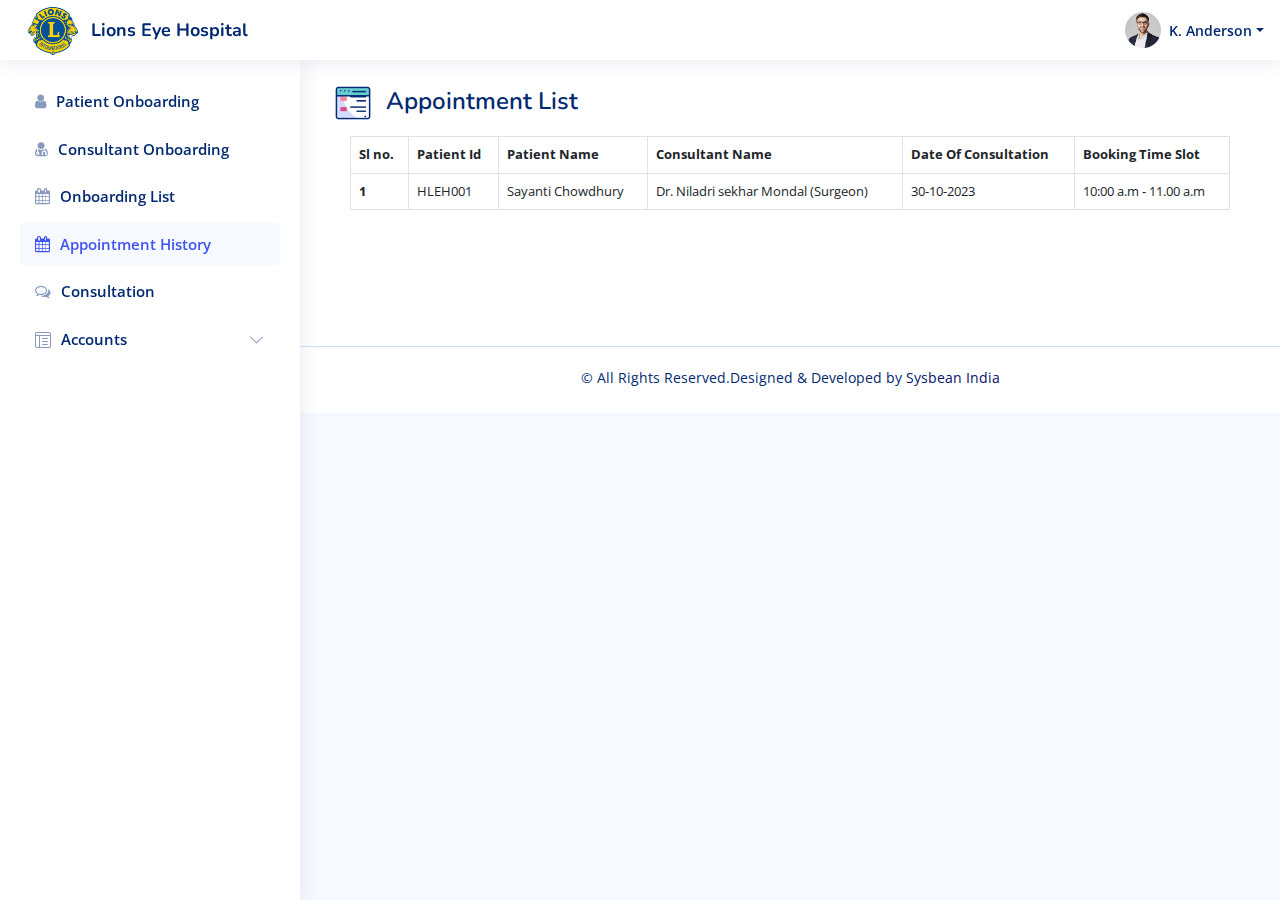
<file: appointment-history.html>
<!DOCTYPE html>
<html lang="en">

<head>
  <meta charset="utf-8">
  <meta content="width=device-width, initial-scale=1.0" name="viewport">

  <title>Appoinments</title>
  <meta content="" name="description">
  <meta content="" name="keywords">

  <!-- Favicons -->
  <link href="assets/img/favicon.png" rel="icon">
  <link href="assets/img/apple-touch-icon.png" rel="apple-touch-icon">

  <!-- Google Fonts -->
  <link href="https://fonts.gstatic.com" rel="preconnect">
  <link href="https://fonts.googleapis.com/css?family=Open+Sans:300,300i,400,400i,600,600i,700,700i|Nunito:300,300i,400,400i,600,600i,700,700i|Poppins:300,300i,400,400i,500,500i,600,600i,700,700i" rel="stylesheet">

  <!-- Vendor CSS Files -->
  <link href="assets/vendor/bootstrap/css/bootstrap.min.css" rel="stylesheet">
  <link href="assets/vendor/bootstrap-icons/bootstrap-icons.css" rel="stylesheet">
  <link href="assets/vendor/boxicons/css/boxicons.min.css" rel="stylesheet">
  <link href="assets/vendor/quill/quill.snow.css" rel="stylesheet">
  <link href="assets/vendor/quill/quill.bubble.css" rel="stylesheet">
  <link href="assets/vendor/remixicon/remixicon.css" rel="stylesheet">
  <link href="assets/vendor/simple-datatables/style.css" rel="stylesheet">
   <link rel="stylesheet" href="https://cdnjs.cloudflare.com/ajax/libs/font-awesome/4.7.0/css/font-awesome.css">
  <!-- Template Main CSS File -->
  <link href="assets/css/style.css" rel="stylesheet">
  <style>
    .form-floating>.form-select {
    padding-top: 0.625rem;
    padding-bottom: 0.625rem;
    font-size: 13px;
    font-family: "Poppins", sans-serif;
    color: #828282;
}
.form-floating>.form-control:not(:placeholder-shown) {
    padding-top: 0!important;
    padding-bottom: 0.625rem;
}


  </style>
  <!-- =======================================================
  * Template Name: NiceAdmin
  * Updated: May 30 2023 with Bootstrap v5.3.0
  * Template URL: https://bootstrapmade.com/nice-admin-bootstrap-admin-html-template/
  * Author: BootstrapMade.com
  * License: https://bootstrapmade.com/license/
  ======================================================== -->
</head>

<body>

  <!-- ======= Header ======= -->
  <header id="header" class="header fixed-top d-flex align-items-center">

    <div class="d-flex align-items-center justify-content-between">
      <a href="index.html" class="logo d-flex align-items-center">
        <img src="assets/img/lions_club_logo.png" alt="">
        <span class="d-none d-lg-block">Lions Eye Hospital</span>
      </a>
      <i class="bi bi-list toggle-sidebar-btn"></i>
    </div><!-- End Logo -->


    <nav class="header-nav ms-auto">
      <ul class="d-flex align-items-center">


        <li class="nav-item dropdown pe-3">

          <a class="nav-link nav-profile d-flex align-items-center pe-0" href="#" data-bs-toggle="dropdown">
            <img src="assets/img/profile-img.jpg" alt="Profile" class="rounded-circle">
            <span class="d-none d-md-block dropdown-toggle ps-2">K. Anderson</span>
          </a><!-- End Profile Iamge Icon -->

          <ul class="dropdown-menu dropdown-menu-end dropdown-menu-arrow profile">
            <li class="dropdown-header">
              <h6>Kevin Anderson</h6>
              <span>Web Designer</span>
            </li>
            
           
            <li>
              <a class="dropdown-item d-flex align-items-center" href="#">
                <i class="bi bi-box-arrow-right"></i>
                <span>Logout</span>
              </a>
            </li>

          </ul><!-- End Profile Dropdown Items -->
        </li><!-- End Profile Nav -->

      </ul>
    </nav><!-- End Icons Navigation -->

  </header><!-- End Header -->

  <!-- ======= Sidebar ======= -->
  <aside id="sidebar" class="sidebar">

    <ul class="sidebar-nav" id="sidebar-nav">
      <li class="nav-item">
        <a class="nav-link collapsed" href="index.html">
          <i class="fa fa-user" aria-hidden="true"></i>
          <span>Patient Onboarding</span>
        </a>
      </li><!-- End Patient Onboarding Nav -->
      <li class="nav-item">
        <a class="nav-link collapsed" href="consultant-onboarding.html">
          <i class="fa fa-user-md" aria-hidden="true"></i>
          <span>Consultant Onboarding</span>
        </a>
      </li><!-- End Patient Onboarding Nav -->
      <li class="nav-item">
        <a class="nav-link collapsed" href="appoinment.html">
          <i class="fa fa-calendar" aria-hidden="true"></i>
          <span>Onboarding List</span>
        </a>
      </li><!-- End Patient Onboarding Nav -->
      <li class="nav-item">
        <a class="nav-link " href="appointment-history.html">
          <i class="fa fa-calendar" aria-hidden="true"></i>
          <span>Appointment History</span>
        </a>
      </li>
      <li class="nav-item">
        <a class="nav-link collapsed" href="patient-list.html">
          <i class="fa fa-comments-o" aria-hidden="true"></i>
          <span>Consultation</span>
        </a>

        <li class="nav-item">
          <a class="nav-link collapsed" data-bs-target="#tables-nav" data-bs-toggle="collapse" href="#">
            <i class="bi bi-layout-text-window-reverse"></i><span>Accounts</span><i class="bi bi-chevron-down ms-auto"></i>
          </a>
          <ul id="tables-nav" class="nav-content collapse " data-bs-parent="#sidebar-nav">
            <li>
              <a href="account-head.html">
              <span>Account Heads</span>
              </a>
            </li>
            <li>
              <a href="segment.html">
              <span>Segments</span>
              </a>
            </li>
            <li>
              <a href="accounts-entry.html">
            <span>Accounts Entry</span>
              </a>
            </li>
            <!-- <li>
              <a href="accounts-entry-register.html">
            <span>Accounts Entry Register</span>
              </a>
            </li> -->
            <li>
              <a href="accounts-summery.html">
            <span>Accounts Summary</span>
              </a>
            </li>
          </ul>
        </li><!-- End Tables Nav -->




      <!-- <li class="nav-item">
        <a class="nav-link collapsed" href="pages-login.html">
          <i class="bi bi-box-arrow-in-right"></i>
          <span>Login</span>
        </a>
      </li> -->
      <!-- End Login Page Nav -->


    </ul>

  </aside><!-- End Sidebar-->

  <main id="main" class="main">

    <div class="pagetitle">
      <h1><img src="assets/img/list.gif" alt="">Appointment List</h1>
      <!-- <nav>
        <ol class="breadcrumb">
          <li class="breadcrumb-item"><a href="index.html">Home</a></li>
          <li class="breadcrumb-item active">Dashboard</li>
        </ol>
      </nav> -->
    </div><!-- End Page Title -->

    <section class="section dashboard">
      <div class="row">
        <div class="card">
          <div class="card-body">
            <table class="table table-bordered">
                <thead>
                  <tr>
                    <th scope="col">Sl no.</th>
                    <th scope="col">Patient Id</th>
                    <th scope="col">Patient Name</th>
                    <th scope="col">Consultant Name</th>
                    <th scope="col">Date Of Consultation</th>
                    <th scope="col">Booking Time Slot</th>
                  </tr>
                </thead>
                <tbody>
                  <tr>
                    <th scope="row">1</th>
                    <td>HLEH001</td>
                    <td>Sayanti Chowdhury</td>
                    <td>Dr. Niladri sekhar Mondal (Surgeon)</td>
                    <td>30-10-2023</td>
                    <td>10:00 a.m - 11.00 a.m</td>
                  </tr>
                </tbody>
            </table>
          </div>
        </div>
      </div>

      <div class="row">
        <div class="card">
          <div class="card-body">
             
          </div>
        </div>
      </div>
    </section>

  </main><!-- End #main -->

  <!-- ======= Footer ======= -->
  <footer id="footer" class="footer">
    <div class="copyright">
      © All Rights Reserved.Designed & Developed by <a href="https://sysbean.com/" target="_blank">Sysbean India</a> 
    </div>
    <div class="credits">
      <!-- All the links in the footer should remain intact. -->
      <!-- You can delete the links only if you purchased the pro version. -->
      <!-- Licensing information: https://bootstrapmade.com/license/ -->
      <!-- Purchase the pro version with working PHP/AJAX contact form: https://bootstrapmade.com/nice-admin-bootstrap-admin-html-template/ -->
      
    </div>
  </footer><!-- End Footer -->

  <a href="#" class="back-to-top d-flex align-items-center justify-content-center"><i class="bi bi-arrow-up-short"></i></a>

  <!-- Vendor JS Files -->
  <script src="assets/vendor/apexcharts/apexcharts.min.js"></script>
  <script src="assets/vendor/bootstrap/js/bootstrap.bundle.min.js"></script>
  <script src="assets/vendor/chart.js/chart.umd.js"></script>
  <script src="assets/vendor/echarts/echarts.min.js"></script>
  <script src="assets/vendor/quill/quill.min.js"></script>
  <script src="assets/vendor/simple-datatables/simple-datatables.js"></script>
  <script src="assets/vendor/tinymce/tinymce.min.js"></script>
  <script src="assets/vendor/php-email-form/validate.js"></script>

  <!-- Template Main JS File -->
  <script src="assets/js/main.js"></script>

</body>

</html>
</file>
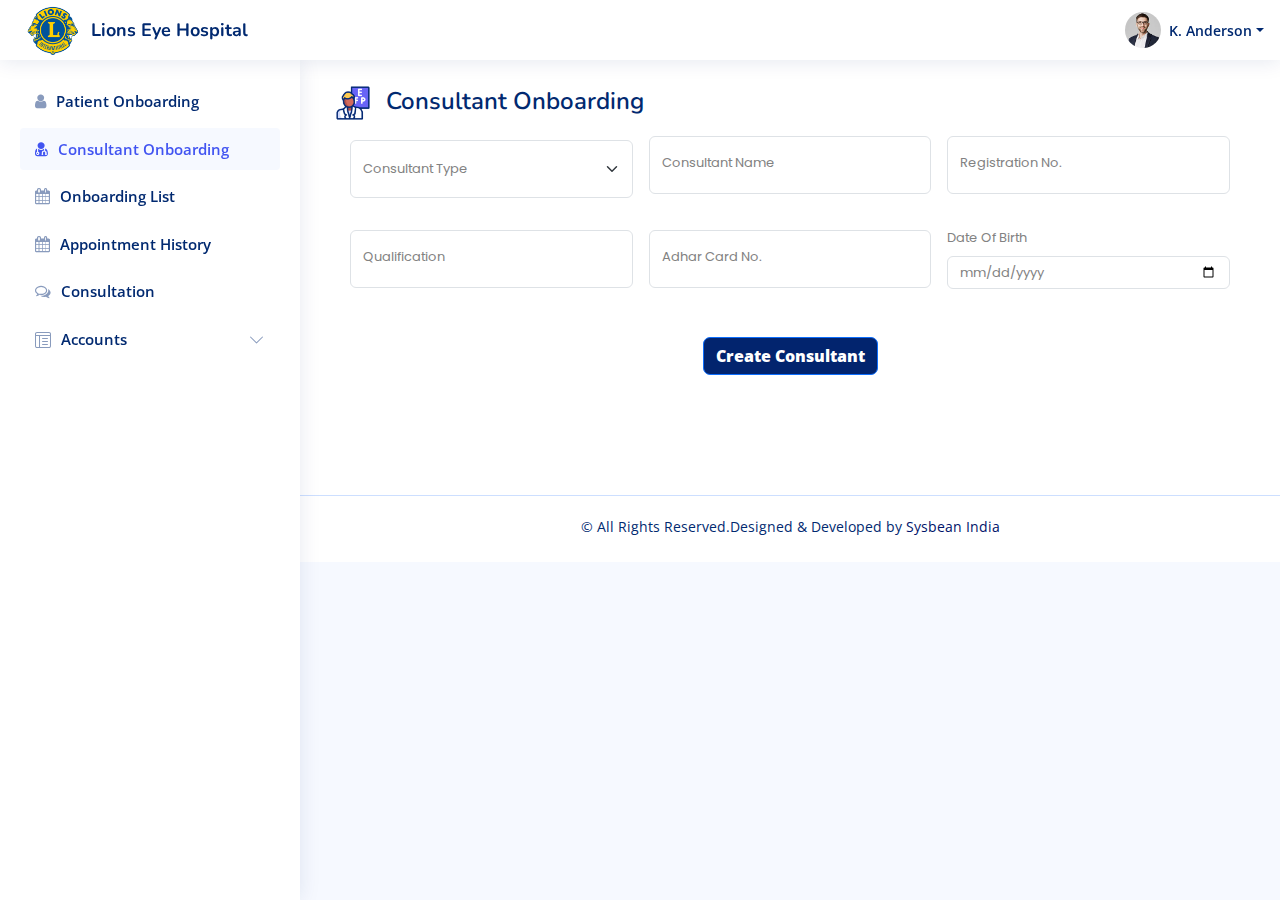
<file: consultant-onboarding.html>
<!DOCTYPE html>
<html lang="en">

<head>
  <meta charset="utf-8">
  <meta content="width=device-width, initial-scale=1.0" name="viewport">

  <title>Appoinments</title>
  <meta content="" name="description">
  <meta content="" name="keywords">

  <!-- Favicons -->
  <link href="assets/img/favicon.png" rel="icon">
  <link href="assets/img/apple-touch-icon.png" rel="apple-touch-icon">

  <!-- Google Fonts -->
  <link href="https://fonts.gstatic.com" rel="preconnect">
  <link href="https://fonts.googleapis.com/css?family=Open+Sans:300,300i,400,400i,600,600i,700,700i|Nunito:300,300i,400,400i,600,600i,700,700i|Poppins:300,300i,400,400i,500,500i,600,600i,700,700i" rel="stylesheet">

  <!-- Vendor CSS Files -->
  <link href="assets/vendor/bootstrap/css/bootstrap.min.css" rel="stylesheet">
  <link href="assets/vendor/bootstrap-icons/bootstrap-icons.css" rel="stylesheet">
  <link href="assets/vendor/boxicons/css/boxicons.min.css" rel="stylesheet">
  <link href="assets/vendor/quill/quill.snow.css" rel="stylesheet">
  <link href="assets/vendor/quill/quill.bubble.css" rel="stylesheet">
  <link href="assets/vendor/remixicon/remixicon.css" rel="stylesheet">
  <link href="assets/vendor/simple-datatables/style.css" rel="stylesheet">
   <link rel="stylesheet" href="https://cdnjs.cloudflare.com/ajax/libs/font-awesome/4.7.0/css/font-awesome.css">
  <!-- Template Main CSS File -->
  <link href="assets/css/style.css" rel="stylesheet">
  <style>
    .form-floating>.form-select {
    padding-top: 0.625rem;
    padding-bottom: 0.625rem;
    font-size: 13px;
    font-family: "Poppins", sans-serif;
    color: #828282;
}
.form-floating>.form-control:not(:placeholder-shown) {
    padding-top: 0!important;
    padding-bottom: 0.625rem;
}


  </style>
  <!-- =======================================================
  * Template Name: NiceAdmin
  * Updated: May 30 2023 with Bootstrap v5.3.0
  * Template URL: https://bootstrapmade.com/nice-admin-bootstrap-admin-html-template/
  * Author: BootstrapMade.com
  * License: https://bootstrapmade.com/license/
  ======================================================== -->
</head>

<body>

  <!-- ======= Header ======= -->
  <header id="header" class="header fixed-top d-flex align-items-center">

    <div class="d-flex align-items-center justify-content-between">
      <a href="index.html" class="logo d-flex align-items-center">
        <img src="assets/img/lions_club_logo.png" alt="">
        <span class="d-none d-lg-block">Lions Eye Hospital</span>
      </a>
      <i class="bi bi-list toggle-sidebar-btn"></i>
    </div><!-- End Logo -->


    <nav class="header-nav ms-auto">
      <ul class="d-flex align-items-center">


        <li class="nav-item dropdown pe-3">

          <a class="nav-link nav-profile d-flex align-items-center pe-0" href="#" data-bs-toggle="dropdown">
            <img src="assets/img/profile-img.jpg" alt="Profile" class="rounded-circle">
            <span class="d-none d-md-block dropdown-toggle ps-2">K. Anderson</span>
          </a><!-- End Profile Iamge Icon -->

          <ul class="dropdown-menu dropdown-menu-end dropdown-menu-arrow profile">
            <li class="dropdown-header">
              <h6>Kevin Anderson</h6>
              <span>Web Designer</span>
            </li>
            
           
            <li>
              <a class="dropdown-item d-flex align-items-center" href="#">
                <i class="bi bi-box-arrow-right"></i>
                <span>Logout</span>
              </a>
            </li>

          </ul><!-- End Profile Dropdown Items -->
        </li><!-- End Profile Nav -->

      </ul>
    </nav><!-- End Icons Navigation -->

  </header><!-- End Header -->

  <!-- ======= Sidebar ======= -->
  <aside id="sidebar" class="sidebar">

    <ul class="sidebar-nav" id="sidebar-nav">
      <li class="nav-item">
        <a class="nav-link collapsed" href="index.html">
          <i class="fa fa-user" aria-hidden="true"></i>
          <span>Patient Onboarding</span>
        </a>
      </li><!-- End Patient Onboarding Nav -->
      <li class="nav-item">
        <a class="nav-link " href="consultant-onboarding.html">
          <i class="fa fa-user-md" aria-hidden="true"></i>
          <span>Consultant Onboarding</span>
        </a>
      </li><!-- End Patient Onboarding Nav -->
      <li class="nav-item">
        <a class="nav-link collapsed" href="appoinment.html">
          <i class="fa fa-calendar" aria-hidden="true"></i>
          <span>Onboarding List</span>
        </a>
      </li><!-- End Patient Onboarding Nav -->
      <li class="nav-item">
        <a class="nav-link collapsed" href="appointment-history.html">
          <i class="fa fa-calendar" aria-hidden="true"></i>
          <span>Appointment History</span>
        </a>
      </li>
      <li class="nav-item">
        <a class="nav-link collapsed" href="patient-list.html">
          <i class="fa fa-comments-o" aria-hidden="true"></i>
          <span>Consultation</span>
        </a>

        <li class="nav-item">
          <a class="nav-link collapsed" data-bs-target="#tables-nav" data-bs-toggle="collapse" href="#">
            <i class="bi bi-layout-text-window-reverse"></i><span>Accounts</span><i class="bi bi-chevron-down ms-auto"></i>
          </a>
          <ul id="tables-nav" class="nav-content collapse " data-bs-parent="#sidebar-nav">
            <li>
              <a href="account-head.html">
              <span>Account Heads</span>
              </a>
            </li>
            <li>
              <a href="segment.html">
              <span>Segments</span>
              </a>
            </li>
            <li>
              <a href="accounts-entry.html">
            <span>Accounts Entry</span>
              </a>
            </li>
            <!-- <li>
              <a href="accounts-entry-register.html">
            <span>Accounts Entry Register</span>
              </a>
            </li> -->
            <li>
              <a href="accounts-summery.html">
            <span>Accounts Summary</span>
              </a>
            </li>
          </ul>
        </li><!-- End Tables Nav -->




      <!-- <li class="nav-item">
        <a class="nav-link collapsed" href="pages-login.html">
          <i class="bi bi-box-arrow-in-right"></i>
          <span>Login</span>
        </a>
      </li> -->
      <!-- End Login Page Nav -->


    </ul>

  </aside><!-- End Sidebar-->

  <main id="main" class="main">

    <div class="pagetitle">
      <h1><img src="assets/img/optometrist.gif" alt="">Consultant Onboarding</h1>
      <!-- <nav>
        <ol class="breadcrumb">
          <li class="breadcrumb-item"><a href="index.html">Home</a></li>
          <li class="breadcrumb-item active">Dashboard</li>
        </ol>
      </nav> -->
    </div><!-- End Page Title -->

    <section class="section dashboard">
      <div class="row">
        <div class="card">
          <div class="card-body">
            <!-- <h5 class="card-title">Personal Details:</h5> -->

            <!-- Floating Labels Form -->
            <form class="row g-3">
                <!-- <div class="col-md-4" style="margin-top: 23px;">
                    <label for="inputText" class="form-label" style="margin-bottom: 6px;">Date Of Consultation</label>
                    <input type="date" class="form-control" value="DOB" style="    padding-top: 15px;
                    padding-bottom: 15px;">
    
                  </div> -->
              <div class="col-md-4">
                <!-- <label for="floatingSelect">Consultant Type</label> -->
                <div class="form-floating mb-3 mt-1">
                  <select class="form-select" id="floatingSelect" aria-label="State">
                    <option selected="" class="active">Consultant Type</option>
                    <option value="1">Surgeon</option>
                    <option value="2">optometrist</option>

                  </select>
                  
                </div>
              </div>
              <div class="col-md-4">
                <div class="form-floating">
                    <input type="text" class="form-control" id="floatingName" placeholder="Your Name">
                    <label for="floatingName">Consultant Name</label>
                  </div>
              </div>
              <div class="col-md-4">
                <div class="form-floating">
                    <input type="text" class="form-control" id="floatingName" placeholder="Your Name">
                    <label for="floatingName">Registration No.</label>
                  </div>
              </div>
              <div class="col-md-4">
                <div class="form-floating">
                    <input type="text" class="form-control" id="floatingName" placeholder="Your Name">
                    <label for="floatingName">Qualification</label>
                </div>
              </div>
              <div class="col-md-4">
                <div class="form-floating">
                    <input type="text" class="form-control" id="floatingName" placeholder="Your Name">
                    <label for="floatingName">Adhar Card No.</label>
                </div>
              </div>
              <div class="col-md-4" style="margin-top: 10px;">
                <label for="validationCustom01" class="form-label">Date Of Birth</label>
                <input type="date" class="form-control" value="DOB">

              </div>

             
              <!-- <div class="text-center">
                <button type="submit" class="btn btn-primary">Submit</button>
              </div> -->
            </form><!-- End floating Labels Form -->
            <div class="text-center mt-5">
                <button type="submit" class="btn btn-primary">Create Consultant</button>
              </div>
          </div>
        </div>
      </div>

      <div class="row">
        <div class="card">
          <div class="card-body">
             
          </div>
        </div>
      </div>
    </section>

  </main><!-- End #main -->

  <!-- ======= Footer ======= -->
  <footer id="footer" class="footer">
    <div class="copyright">
      © All Rights Reserved.Designed & Developed by <a href="https://sysbean.com/" target="_blank">Sysbean India</a> 
    </div>
    <div class="credits">
      <!-- All the links in the footer should remain intact. -->
      <!-- You can delete the links only if you purchased the pro version. -->
      <!-- Licensing information: https://bootstrapmade.com/license/ -->
      <!-- Purchase the pro version with working PHP/AJAX contact form: https://bootstrapmade.com/nice-admin-bootstrap-admin-html-template/ -->
      
    </div>
  </footer><!-- End Footer -->

  <a href="#" class="back-to-top d-flex align-items-center justify-content-center"><i class="bi bi-arrow-up-short"></i></a>

  <!-- Vendor JS Files -->
  <script src="assets/vendor/apexcharts/apexcharts.min.js"></script>
  <script src="assets/vendor/bootstrap/js/bootstrap.bundle.min.js"></script>
  <script src="assets/vendor/chart.js/chart.umd.js"></script>
  <script src="assets/vendor/echarts/echarts.min.js"></script>
  <script src="assets/vendor/quill/quill.min.js"></script>
  <script src="assets/vendor/simple-datatables/simple-datatables.js"></script>
  <script src="assets/vendor/tinymce/tinymce.min.js"></script>
  <script src="assets/vendor/php-email-form/validate.js"></script>

  <!-- Template Main JS File -->
  <script src="assets/js/main.js"></script>

</body>

</html>
</file>
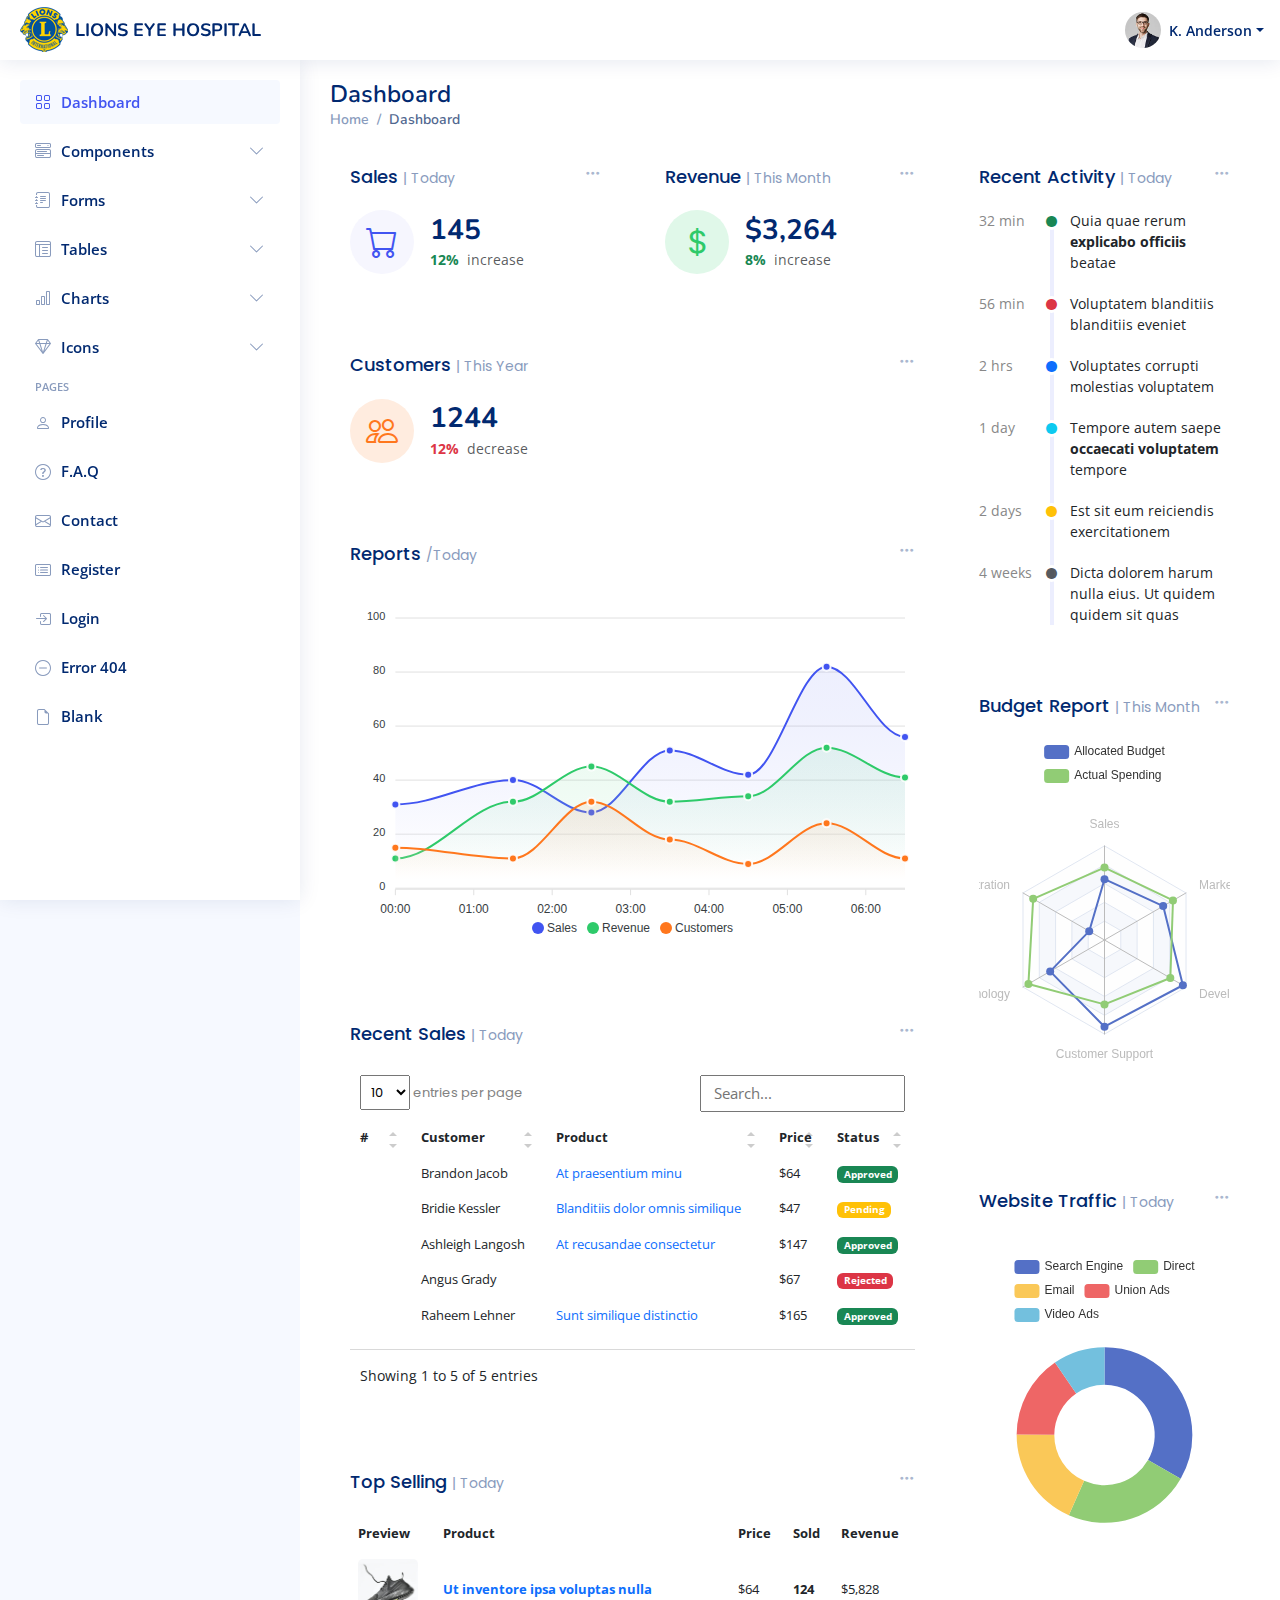
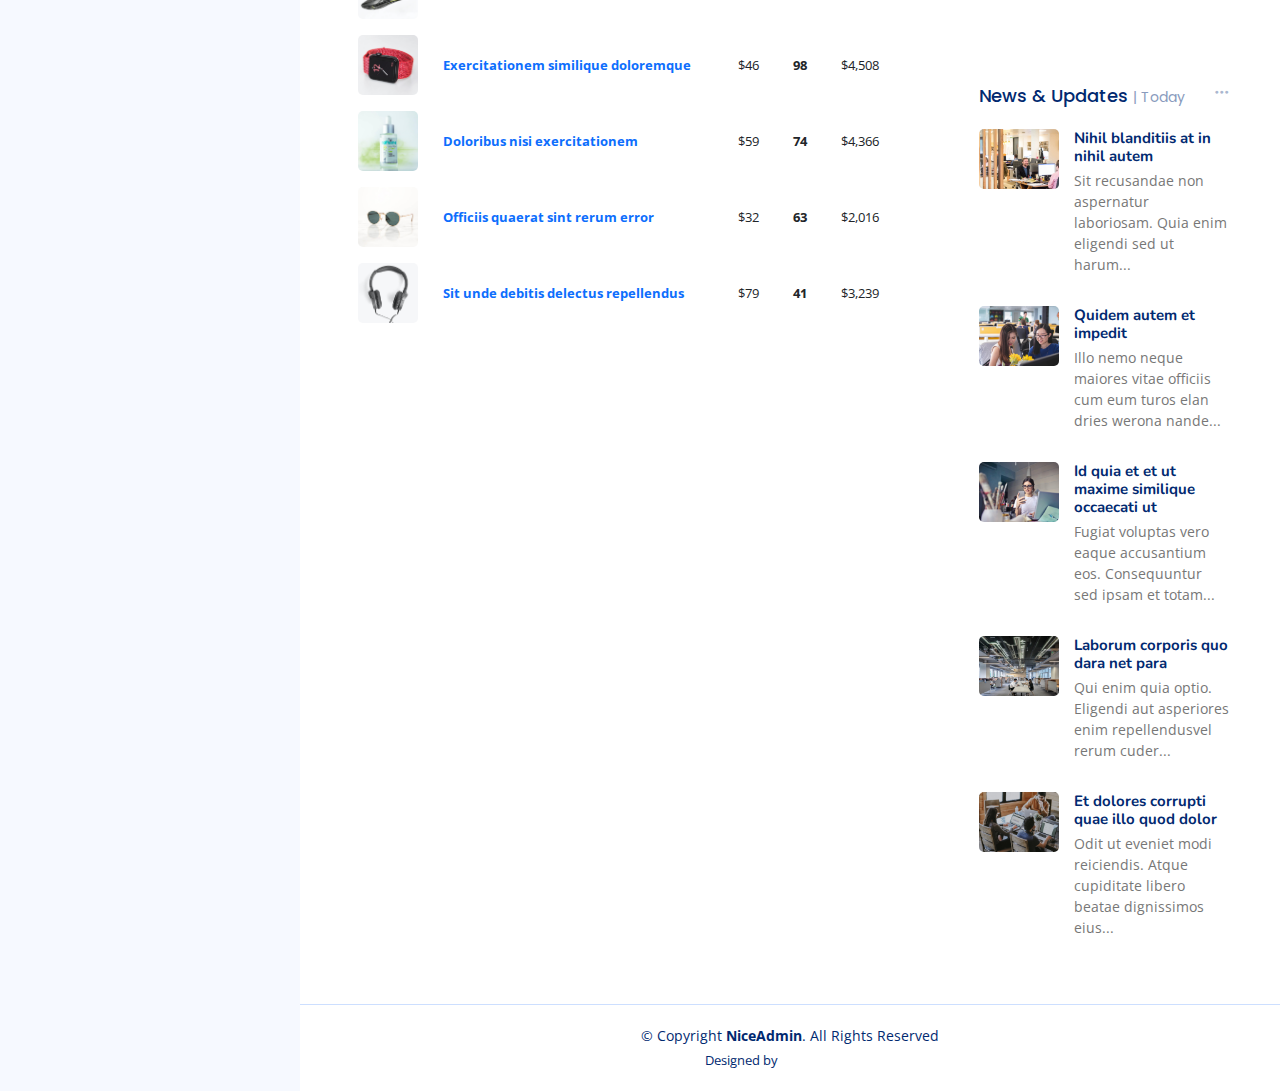
<file: index copy.html>
<!DOCTYPE html>
<html lang="en">

<head>
  <meta charset="utf-8">
  <meta content="width=device-width, initial-scale=1.0" name="viewport">

  <title>Dashboard - NiceAdmin Bootstrap Template</title>
  <meta content="" name="description">
  <meta content="" name="keywords">

  <!-- Favicons -->
  <link href="assets/img/favicon.png" rel="icon">
  <link href="assets/img/apple-touch-icon.png" rel="apple-touch-icon">

  <!-- Google Fonts -->
  <link href="https://fonts.gstatic.com" rel="preconnect">
  <link href="https://fonts.googleapis.com/css?family=Open+Sans:300,300i,400,400i,600,600i,700,700i|Nunito:300,300i,400,400i,600,600i,700,700i|Poppins:300,300i,400,400i,500,500i,600,600i,700,700i" rel="stylesheet">

  <!-- Vendor CSS Files -->
  <link href="assets/vendor/bootstrap/css/bootstrap.min.css" rel="stylesheet">
  <link href="assets/vendor/bootstrap-icons/bootstrap-icons.css" rel="stylesheet">
  <link href="assets/vendor/boxicons/css/boxicons.min.css" rel="stylesheet">
  <link href="assets/vendor/quill/quill.snow.css" rel="stylesheet">
  <link href="assets/vendor/quill/quill.bubble.css" rel="stylesheet">
  <link href="assets/vendor/remixicon/remixicon.css" rel="stylesheet">
  <link href="assets/vendor/simple-datatables/style.css" rel="stylesheet">

  <!-- Template Main CSS File -->
  <link href="assets/css/style.css" rel="stylesheet">

  <!-- =======================================================
  * Template Name: NiceAdmin
  * Updated: May 30 2023 with Bootstrap v5.3.0
  * Template URL: https://bootstrapmade.com/nice-admin-bootstrap-admin-html-template/
  * Author: BootstrapMade.com
  * License: https://bootstrapmade.com/license/
  ======================================================== -->
</head>

<body>

  <!-- ======= Header ======= -->
  <header id="header" class="header fixed-top d-flex align-items-center">

    <div class="d-flex align-items-center justify-content-between">
      <a href="index.html" class="logo d-flex align-items-center">
        <img src="assets/img/logo.png" alt="">
        <span class="d-none d-lg-block">LIONS EYE HOSPITAL</span>
      </a>
      <i class="bi bi-list toggle-sidebar-btn"></i>
    </div><!-- End Logo -->


    <nav class="header-nav ms-auto">
      <ul class="d-flex align-items-center">


        <li class="nav-item dropdown pe-3">

          <a class="nav-link nav-profile d-flex align-items-center pe-0" href="#" data-bs-toggle="dropdown">
            <img src="assets/img/profile-img.jpg" alt="Profile" class="rounded-circle">
            <span class="d-none d-md-block dropdown-toggle ps-2">K. Anderson</span>
          </a><!-- End Profile Iamge Icon -->

          <ul class="dropdown-menu dropdown-menu-end dropdown-menu-arrow profile">
            <li class="dropdown-header">
              <h6>Kevin Anderson</h6>
              <span>Web Designer</span>
            </li>
            <li>
              <hr class="dropdown-divider">
            </li>

            <li>
              <a class="dropdown-item d-flex align-items-center" href="users-profile.html">
                <i class="bi bi-person"></i>
                <span>My Profile</span>
              </a>
            </li>
            <li>
              <hr class="dropdown-divider">
            </li>

            <li>
              <a class="dropdown-item d-flex align-items-center" href="users-profile.html">
                <i class="bi bi-gear"></i>
                <span>Account Settings</span>
              </a>
            </li>
            <li>
              <hr class="dropdown-divider">
            </li>

            <li>
              <a class="dropdown-item d-flex align-items-center" href="pages-faq.html">
                <i class="bi bi-question-circle"></i>
                <span>Need Help?</span>
              </a>
            </li>
            <li>
              <hr class="dropdown-divider">
            </li>

            <li>
              <a class="dropdown-item d-flex align-items-center" href="#">
                <i class="bi bi-box-arrow-right"></i>
                <span>Sign Out</span>
              </a>
            </li>

          </ul><!-- End Profile Dropdown Items -->
        </li><!-- End Profile Nav -->

      </ul>
    </nav><!-- End Icons Navigation -->

  </header><!-- End Header -->

  <!-- ======= Sidebar ======= -->
  <aside id="sidebar" class="sidebar">

    <ul class="sidebar-nav" id="sidebar-nav">

      <li class="nav-item">
        <a class="nav-link " href="index.html">
          <i class="bi bi-grid"></i>
          <span>Dashboard</span>
        </a>
      </li><!-- End Dashboard Nav -->

      <li class="nav-item">
        <a class="nav-link collapsed" data-bs-target="#components-nav" data-bs-toggle="collapse" href="#">
          <i class="bi bi-menu-button-wide"></i><span>Components</span><i class="bi bi-chevron-down ms-auto"></i>
        </a>
        <ul id="components-nav" class="nav-content collapse " data-bs-parent="#sidebar-nav">
          <li>
            <a href="components-alerts.html">
              <i class="bi bi-circle"></i><span>Alerts</span>
            </a>
          </li>
          <li>
            <a href="components-accordion.html">
              <i class="bi bi-circle"></i><span>Accordion</span>
            </a>
          </li>
          <li>
            <a href="components-badges.html">
              <i class="bi bi-circle"></i><span>Badges</span>
            </a>
          </li>
          <li>
            <a href="components-breadcrumbs.html">
              <i class="bi bi-circle"></i><span>Breadcrumbs</span>
            </a>
          </li>
          <li>
            <a href="components-buttons.html">
              <i class="bi bi-circle"></i><span>Buttons</span>
            </a>
          </li>
          <li>
            <a href="components-cards.html">
              <i class="bi bi-circle"></i><span>Cards</span>
            </a>
          </li>
          <li>
            <a href="components-carousel.html">
              <i class="bi bi-circle"></i><span>Carousel</span>
            </a>
          </li>
          <li>
            <a href="components-list-group.html">
              <i class="bi bi-circle"></i><span>List group</span>
            </a>
          </li>
          <li>
            <a href="components-modal.html">
              <i class="bi bi-circle"></i><span>Modal</span>
            </a>
          </li>
          <li>
            <a href="components-tabs.html">
              <i class="bi bi-circle"></i><span>Tabs</span>
            </a>
          </li>
          <li>
            <a href="components-pagination.html">
              <i class="bi bi-circle"></i><span>Pagination</span>
            </a>
          </li>
          <li>
            <a href="components-progress.html">
              <i class="bi bi-circle"></i><span>Progress</span>
            </a>
          </li>
          <li>
            <a href="components-spinners.html">
              <i class="bi bi-circle"></i><span>Spinners</span>
            </a>
          </li>
          <li>
            <a href="components-tooltips.html">
              <i class="bi bi-circle"></i><span>Tooltips</span>
            </a>
          </li>
        </ul>
      </li><!-- End Components Nav -->

      <li class="nav-item">
        <a class="nav-link collapsed" data-bs-target="#forms-nav" data-bs-toggle="collapse" href="#">
          <i class="bi bi-journal-text"></i><span>Forms</span><i class="bi bi-chevron-down ms-auto"></i>
        </a>
        <ul id="forms-nav" class="nav-content collapse " data-bs-parent="#sidebar-nav">
          <li>
            <a href="forms-elements.html">
              <i class="bi bi-circle"></i><span>Form Elements</span>
            </a>
          </li>
          <li>
            <a href="forms-layouts.html">
              <i class="bi bi-circle"></i><span>Form Layouts</span>
            </a>
          </li>
          <li>
            <a href="forms-editors.html">
              <i class="bi bi-circle"></i><span>Form Editors</span>
            </a>
          </li>
          <li>
            <a href="forms-validation.html">
              <i class="bi bi-circle"></i><span>Form Validation</span>
            </a>
          </li>
        </ul>
      </li><!-- End Forms Nav -->

      <li class="nav-item">
        <a class="nav-link collapsed" data-bs-target="#tables-nav" data-bs-toggle="collapse" href="#">
          <i class="bi bi-layout-text-window-reverse"></i><span>Tables</span><i class="bi bi-chevron-down ms-auto"></i>
        </a>
        <ul id="tables-nav" class="nav-content collapse " data-bs-parent="#sidebar-nav">
          <li>
            <a href="tables-general.html">
              <i class="bi bi-circle"></i><span>General Tables</span>
            </a>
          </li>
          <li>
            <a href="tables-data.html">
              <i class="bi bi-circle"></i><span>Data Tables</span>
            </a>
          </li>
        </ul>
      </li><!-- End Tables Nav -->

      <li class="nav-item">
        <a class="nav-link collapsed" data-bs-target="#charts-nav" data-bs-toggle="collapse" href="#">
          <i class="bi bi-bar-chart"></i><span>Charts</span><i class="bi bi-chevron-down ms-auto"></i>
        </a>
        <ul id="charts-nav" class="nav-content collapse " data-bs-parent="#sidebar-nav">
          <li>
            <a href="charts-chartjs.html">
              <i class="bi bi-circle"></i><span>Chart.js</span>
            </a>
          </li>
          <li>
            <a href="charts-apexcharts.html">
              <i class="bi bi-circle"></i><span>ApexCharts</span>
            </a>
          </li>
          <li>
            <a href="charts-echarts.html">
              <i class="bi bi-circle"></i><span>ECharts</span>
            </a>
          </li>
        </ul>
      </li><!-- End Charts Nav -->

      <li class="nav-item">
        <a class="nav-link collapsed" data-bs-target="#icons-nav" data-bs-toggle="collapse" href="#">
          <i class="bi bi-gem"></i><span>Icons</span><i class="bi bi-chevron-down ms-auto"></i>
        </a>
        <ul id="icons-nav" class="nav-content collapse " data-bs-parent="#sidebar-nav">
          <li>
            <a href="icons-bootstrap.html">
              <i class="bi bi-circle"></i><span>Bootstrap Icons</span>
            </a>
          </li>
          <li>
            <a href="icons-remix.html">
              <i class="bi bi-circle"></i><span>Remix Icons</span>
            </a>
          </li>
          <li>
            <a href="icons-boxicons.html">
              <i class="bi bi-circle"></i><span>Boxicons</span>
            </a>
          </li>
        </ul>
      </li><!-- End Icons Nav -->

      <li class="nav-heading">Pages</li>

      <li class="nav-item">
        <a class="nav-link collapsed" href="users-profile.html">
          <i class="bi bi-person"></i>
          <span>Profile</span>
        </a>
      </li><!-- End Profile Page Nav -->

      <li class="nav-item">
        <a class="nav-link collapsed" href="pages-faq.html">
          <i class="bi bi-question-circle"></i>
          <span>F.A.Q</span>
        </a>
      </li><!-- End F.A.Q Page Nav -->

      <li class="nav-item">
        <a class="nav-link collapsed" href="pages-contact.html">
          <i class="bi bi-envelope"></i>
          <span>Contact</span>
        </a>
      </li><!-- End Contact Page Nav -->

      <li class="nav-item">
        <a class="nav-link collapsed" href="pages-register.html">
          <i class="bi bi-card-list"></i>
          <span>Register</span>
        </a>
      </li><!-- End Register Page Nav -->

      <li class="nav-item">
        <a class="nav-link collapsed" href="pages-login.html">
          <i class="bi bi-box-arrow-in-right"></i>
          <span>Login</span>
        </a>
      </li><!-- End Login Page Nav -->

      <li class="nav-item">
        <a class="nav-link collapsed" href="pages-error-404.html">
          <i class="bi bi-dash-circle"></i>
          <span>Error 404</span>
        </a>
      </li><!-- End Error 404 Page Nav -->

      <li class="nav-item">
        <a class="nav-link collapsed" href="pages-blank.html">
          <i class="bi bi-file-earmark"></i>
          <span>Blank</span>
        </a>
      </li><!-- End Blank Page Nav -->

    </ul>

  </aside><!-- End Sidebar-->

  <main id="main" class="main">

    <div class="pagetitle">
      <h1>Dashboard</h1>
      <nav>
        <ol class="breadcrumb">
          <li class="breadcrumb-item"><a href="index.html">Home</a></li>
          <li class="breadcrumb-item active">Dashboard</li>
        </ol>
      </nav>
    </div><!-- End Page Title -->

    <section class="section dashboard">
      <div class="row">

        <!-- Left side columns -->
        <div class="col-lg-8">
          <div class="row">

            <!-- Sales Card -->
            <div class="col-xxl-4 col-md-6">
              <div class="card info-card sales-card">

                <div class="filter">
                  <a class="icon" href="#" data-bs-toggle="dropdown"><i class="bi bi-three-dots"></i></a>
                  <ul class="dropdown-menu dropdown-menu-end dropdown-menu-arrow">
                    <li class="dropdown-header text-start">
                      <h6>Filter</h6>
                    </li>

                    <li><a class="dropdown-item" href="#">Today</a></li>
                    <li><a class="dropdown-item" href="#">This Month</a></li>
                    <li><a class="dropdown-item" href="#">This Year</a></li>
                  </ul>
                </div>

                <div class="card-body">
                  <h5 class="card-title">Sales <span>| Today</span></h5>

                  <div class="d-flex align-items-center">
                    <div class="card-icon rounded-circle d-flex align-items-center justify-content-center">
                      <i class="bi bi-cart"></i>
                    </div>
                    <div class="ps-3">
                      <h6>145</h6>
                      <span class="text-success small pt-1 fw-bold">12%</span> <span class="text-muted small pt-2 ps-1">increase</span>

                    </div>
                  </div>
                </div>

              </div>
            </div><!-- End Sales Card -->

            <!-- Revenue Card -->
            <div class="col-xxl-4 col-md-6">
              <div class="card info-card revenue-card">

                <div class="filter">
                  <a class="icon" href="#" data-bs-toggle="dropdown"><i class="bi bi-three-dots"></i></a>
                  <ul class="dropdown-menu dropdown-menu-end dropdown-menu-arrow">
                    <li class="dropdown-header text-start">
                      <h6>Filter</h6>
                    </li>

                    <li><a class="dropdown-item" href="#">Today</a></li>
                    <li><a class="dropdown-item" href="#">This Month</a></li>
                    <li><a class="dropdown-item" href="#">This Year</a></li>
                  </ul>
                </div>

                <div class="card-body">
                  <h5 class="card-title">Revenue <span>| This Month</span></h5>

                  <div class="d-flex align-items-center">
                    <div class="card-icon rounded-circle d-flex align-items-center justify-content-center">
                      <i class="bi bi-currency-dollar"></i>
                    </div>
                    <div class="ps-3">
                      <h6>$3,264</h6>
                      <span class="text-success small pt-1 fw-bold">8%</span> <span class="text-muted small pt-2 ps-1">increase</span>

                    </div>
                  </div>
                </div>

              </div>
            </div><!-- End Revenue Card -->

            <!-- Customers Card -->
            <div class="col-xxl-4 col-xl-12">

              <div class="card info-card customers-card">

                <div class="filter">
                  <a class="icon" href="#" data-bs-toggle="dropdown"><i class="bi bi-three-dots"></i></a>
                  <ul class="dropdown-menu dropdown-menu-end dropdown-menu-arrow">
                    <li class="dropdown-header text-start">
                      <h6>Filter</h6>
                    </li>

                    <li><a class="dropdown-item" href="#">Today</a></li>
                    <li><a class="dropdown-item" href="#">This Month</a></li>
                    <li><a class="dropdown-item" href="#">This Year</a></li>
                  </ul>
                </div>

                <div class="card-body">
                  <h5 class="card-title">Customers <span>| This Year</span></h5>

                  <div class="d-flex align-items-center">
                    <div class="card-icon rounded-circle d-flex align-items-center justify-content-center">
                      <i class="bi bi-people"></i>
                    </div>
                    <div class="ps-3">
                      <h6>1244</h6>
                      <span class="text-danger small pt-1 fw-bold">12%</span> <span class="text-muted small pt-2 ps-1">decrease</span>

                    </div>
                  </div>

                </div>
              </div>

            </div><!-- End Customers Card -->

            <!-- Reports -->
            <div class="col-12">
              <div class="card">

                <div class="filter">
                  <a class="icon" href="#" data-bs-toggle="dropdown"><i class="bi bi-three-dots"></i></a>
                  <ul class="dropdown-menu dropdown-menu-end dropdown-menu-arrow">
                    <li class="dropdown-header text-start">
                      <h6>Filter</h6>
                    </li>

                    <li><a class="dropdown-item" href="#">Today</a></li>
                    <li><a class="dropdown-item" href="#">This Month</a></li>
                    <li><a class="dropdown-item" href="#">This Year</a></li>
                  </ul>
                </div>

                <div class="card-body">
                  <h5 class="card-title">Reports <span>/Today</span></h5>

                  <!-- Line Chart -->
                  <div id="reportsChart"></div>

                  <script>
                    document.addEventListener("DOMContentLoaded", () => {
                      new ApexCharts(document.querySelector("#reportsChart"), {
                        series: [{
                          name: 'Sales',
                          data: [31, 40, 28, 51, 42, 82, 56],
                        }, {
                          name: 'Revenue',
                          data: [11, 32, 45, 32, 34, 52, 41]
                        }, {
                          name: 'Customers',
                          data: [15, 11, 32, 18, 9, 24, 11]
                        }],
                        chart: {
                          height: 350,
                          type: 'area',
                          toolbar: {
                            show: false
                          },
                        },
                        markers: {
                          size: 4
                        },
                        colors: ['#4154f1', '#2eca6a', '#ff771d'],
                        fill: {
                          type: "gradient",
                          gradient: {
                            shadeIntensity: 1,
                            opacityFrom: 0.3,
                            opacityTo: 0.4,
                            stops: [0, 90, 100]
                          }
                        },
                        dataLabels: {
                          enabled: false
                        },
                        stroke: {
                          curve: 'smooth',
                          width: 2
                        },
                        xaxis: {
                          type: 'datetime',
                          categories: ["2018-09-19T00:00:00.000Z", "2018-09-19T01:30:00.000Z", "2018-09-19T02:30:00.000Z", "2018-09-19T03:30:00.000Z", "2018-09-19T04:30:00.000Z", "2018-09-19T05:30:00.000Z", "2018-09-19T06:30:00.000Z"]
                        },
                        tooltip: {
                          x: {
                            format: 'dd/MM/yy HH:mm'
                          },
                        }
                      }).render();
                    });
                  </script>
                  <!-- End Line Chart -->

                </div>

              </div>
            </div><!-- End Reports -->

            <!-- Recent Sales -->
            <div class="col-12">
              <div class="card recent-sales overflow-auto">

                <div class="filter">
                  <a class="icon" href="#" data-bs-toggle="dropdown"><i class="bi bi-three-dots"></i></a>
                  <ul class="dropdown-menu dropdown-menu-end dropdown-menu-arrow">
                    <li class="dropdown-header text-start">
                      <h6>Filter</h6>
                    </li>

                    <li><a class="dropdown-item" href="#">Today</a></li>
                    <li><a class="dropdown-item" href="#">This Month</a></li>
                    <li><a class="dropdown-item" href="#">This Year</a></li>
                  </ul>
                </div>

                <div class="card-body">
                  <h5 class="card-title">Recent Sales <span>| Today</span></h5>

                  <table class="table table-borderless datatable">
                    <thead>
                      <tr>
                        <th scope="col">#</th>
                        <th scope="col">Customer</th>
                        <th scope="col">Product</th>
                        <th scope="col">Price</th>
                        <th scope="col">Status</th>
                      </tr>
                    </thead>
                    <tbody>
                      <tr>
                        <th scope="row"><a href="#">#2457</a></th>
                        <td>Brandon Jacob</td>
                        <td><a href="#" class="text-primary">At praesentium minu</a></td>
                        <td>$64</td>
                        <td><span class="badge bg-success">Approved</span></td>
                      </tr>
                      <tr>
                        <th scope="row"><a href="#">#2147</a></th>
                        <td>Bridie Kessler</td>
                        <td><a href="#" class="text-primary">Blanditiis dolor omnis similique</a></td>
                        <td>$47</td>
                        <td><span class="badge bg-warning">Pending</span></td>
                      </tr>
                      <tr>
                        <th scope="row"><a href="#">#2049</a></th>
                        <td>Ashleigh Langosh</td>
                        <td><a href="#" class="text-primary">At recusandae consectetur</a></td>
                        <td>$147</td>
                        <td><span class="badge bg-success">Approved</span></td>
                      </tr>
                      <tr>
                        <th scope="row"><a href="#">#2644</a></th>
                        <td>Angus Grady</td>
                        <td><a href="#" class="text-primar">Ut voluptatem id earum et</a></td>
                        <td>$67</td>
                        <td><span class="badge bg-danger">Rejected</span></td>
                      </tr>
                      <tr>
                        <th scope="row"><a href="#">#2644</a></th>
                        <td>Raheem Lehner</td>
                        <td><a href="#" class="text-primary">Sunt similique distinctio</a></td>
                        <td>$165</td>
                        <td><span class="badge bg-success">Approved</span></td>
                      </tr>
                    </tbody>
                  </table>

                </div>

              </div>
            </div><!-- End Recent Sales -->

            <!-- Top Selling -->
            <div class="col-12">
              <div class="card top-selling overflow-auto">

                <div class="filter">
                  <a class="icon" href="#" data-bs-toggle="dropdown"><i class="bi bi-three-dots"></i></a>
                  <ul class="dropdown-menu dropdown-menu-end dropdown-menu-arrow">
                    <li class="dropdown-header text-start">
                      <h6>Filter</h6>
                    </li>

                    <li><a class="dropdown-item" href="#">Today</a></li>
                    <li><a class="dropdown-item" href="#">This Month</a></li>
                    <li><a class="dropdown-item" href="#">This Year</a></li>
                  </ul>
                </div>

                <div class="card-body pb-0">
                  <h5 class="card-title">Top Selling <span>| Today</span></h5>

                  <table class="table table-borderless">
                    <thead>
                      <tr>
                        <th scope="col">Preview</th>
                        <th scope="col">Product</th>
                        <th scope="col">Price</th>
                        <th scope="col">Sold</th>
                        <th scope="col">Revenue</th>
                      </tr>
                    </thead>
                    <tbody>
                      <tr>
                        <th scope="row"><a href="#"><img src="assets/img/product-1.jpg" alt=""></a></th>
                        <td><a href="#" class="text-primary fw-bold">Ut inventore ipsa voluptas nulla</a></td>
                        <td>$64</td>
                        <td class="fw-bold">124</td>
                        <td>$5,828</td>
                      </tr>
                      <tr>
                        <th scope="row"><a href="#"><img src="assets/img/product-2.jpg" alt=""></a></th>
                        <td><a href="#" class="text-primary fw-bold">Exercitationem similique doloremque</a></td>
                        <td>$46</td>
                        <td class="fw-bold">98</td>
                        <td>$4,508</td>
                      </tr>
                      <tr>
                        <th scope="row"><a href="#"><img src="assets/img/product-3.jpg" alt=""></a></th>
                        <td><a href="#" class="text-primary fw-bold">Doloribus nisi exercitationem</a></td>
                        <td>$59</td>
                        <td class="fw-bold">74</td>
                        <td>$4,366</td>
                      </tr>
                      <tr>
                        <th scope="row"><a href="#"><img src="assets/img/product-4.jpg" alt=""></a></th>
                        <td><a href="#" class="text-primary fw-bold">Officiis quaerat sint rerum error</a></td>
                        <td>$32</td>
                        <td class="fw-bold">63</td>
                        <td>$2,016</td>
                      </tr>
                      <tr>
                        <th scope="row"><a href="#"><img src="assets/img/product-5.jpg" alt=""></a></th>
                        <td><a href="#" class="text-primary fw-bold">Sit unde debitis delectus repellendus</a></td>
                        <td>$79</td>
                        <td class="fw-bold">41</td>
                        <td>$3,239</td>
                      </tr>
                    </tbody>
                  </table>

                </div>

              </div>
            </div><!-- End Top Selling -->

          </div>
        </div><!-- End Left side columns -->

        <!-- Right side columns -->
        <div class="col-lg-4">

          <!-- Recent Activity -->
          <div class="card">
            <div class="filter">
              <a class="icon" href="#" data-bs-toggle="dropdown"><i class="bi bi-three-dots"></i></a>
              <ul class="dropdown-menu dropdown-menu-end dropdown-menu-arrow">
                <li class="dropdown-header text-start">
                  <h6>Filter</h6>
                </li>

                <li><a class="dropdown-item" href="#">Today</a></li>
                <li><a class="dropdown-item" href="#">This Month</a></li>
                <li><a class="dropdown-item" href="#">This Year</a></li>
              </ul>
            </div>

            <div class="card-body">
              <h5 class="card-title">Recent Activity <span>| Today</span></h5>

              <div class="activity">

                <div class="activity-item d-flex">
                  <div class="activite-label">32 min</div>
                  <i class='bi bi-circle-fill activity-badge text-success align-self-start'></i>
                  <div class="activity-content">
                    Quia quae rerum <a href="#" class="fw-bold text-dark">explicabo officiis</a> beatae
                  </div>
                </div><!-- End activity item-->

                <div class="activity-item d-flex">
                  <div class="activite-label">56 min</div>
                  <i class='bi bi-circle-fill activity-badge text-danger align-self-start'></i>
                  <div class="activity-content">
                    Voluptatem blanditiis blanditiis eveniet
                  </div>
                </div><!-- End activity item-->

                <div class="activity-item d-flex">
                  <div class="activite-label">2 hrs</div>
                  <i class='bi bi-circle-fill activity-badge text-primary align-self-start'></i>
                  <div class="activity-content">
                    Voluptates corrupti molestias voluptatem
                  </div>
                </div><!-- End activity item-->

                <div class="activity-item d-flex">
                  <div class="activite-label">1 day</div>
                  <i class='bi bi-circle-fill activity-badge text-info align-self-start'></i>
                  <div class="activity-content">
                    Tempore autem saepe <a href="#" class="fw-bold text-dark">occaecati voluptatem</a> tempore
                  </div>
                </div><!-- End activity item-->

                <div class="activity-item d-flex">
                  <div class="activite-label">2 days</div>
                  <i class='bi bi-circle-fill activity-badge text-warning align-self-start'></i>
                  <div class="activity-content">
                    Est sit eum reiciendis exercitationem
                  </div>
                </div><!-- End activity item-->

                <div class="activity-item d-flex">
                  <div class="activite-label">4 weeks</div>
                  <i class='bi bi-circle-fill activity-badge text-muted align-self-start'></i>
                  <div class="activity-content">
                    Dicta dolorem harum nulla eius. Ut quidem quidem sit quas
                  </div>
                </div><!-- End activity item-->

              </div>

            </div>
          </div><!-- End Recent Activity -->

          <!-- Budget Report -->
          <div class="card">
            <div class="filter">
              <a class="icon" href="#" data-bs-toggle="dropdown"><i class="bi bi-three-dots"></i></a>
              <ul class="dropdown-menu dropdown-menu-end dropdown-menu-arrow">
                <li class="dropdown-header text-start">
                  <h6>Filter</h6>
                </li>

                <li><a class="dropdown-item" href="#">Today</a></li>
                <li><a class="dropdown-item" href="#">This Month</a></li>
                <li><a class="dropdown-item" href="#">This Year</a></li>
              </ul>
            </div>

            <div class="card-body pb-0">
              <h5 class="card-title">Budget Report <span>| This Month</span></h5>

              <div id="budgetChart" style="min-height: 400px;" class="echart"></div>

              <script>
                document.addEventListener("DOMContentLoaded", () => {
                  var budgetChart = echarts.init(document.querySelector("#budgetChart")).setOption({
                    legend: {
                      data: ['Allocated Budget', 'Actual Spending']
                    },
                    radar: {
                      // shape: 'circle',
                      indicator: [{
                          name: 'Sales',
                          max: 6500
                        },
                        {
                          name: 'Administration',
                          max: 16000
                        },
                        {
                          name: 'Information Technology',
                          max: 30000
                        },
                        {
                          name: 'Customer Support',
                          max: 38000
                        },
                        {
                          name: 'Development',
                          max: 52000
                        },
                        {
                          name: 'Marketing',
                          max: 25000
                        }
                      ]
                    },
                    series: [{
                      name: 'Budget vs spending',
                      type: 'radar',
                      data: [{
                          value: [4200, 3000, 20000, 35000, 50000, 18000],
                          name: 'Allocated Budget'
                        },
                        {
                          value: [5000, 14000, 28000, 26000, 42000, 21000],
                          name: 'Actual Spending'
                        }
                      ]
                    }]
                  });
                });
              </script>

            </div>
          </div><!-- End Budget Report -->

          <!-- Website Traffic -->
          <div class="card">
            <div class="filter">
              <a class="icon" href="#" data-bs-toggle="dropdown"><i class="bi bi-three-dots"></i></a>
              <ul class="dropdown-menu dropdown-menu-end dropdown-menu-arrow">
                <li class="dropdown-header text-start">
                  <h6>Filter</h6>
                </li>

                <li><a class="dropdown-item" href="#">Today</a></li>
                <li><a class="dropdown-item" href="#">This Month</a></li>
                <li><a class="dropdown-item" href="#">This Year</a></li>
              </ul>
            </div>

            <div class="card-body pb-0">
              <h5 class="card-title">Website Traffic <span>| Today</span></h5>

              <div id="trafficChart" style="min-height: 400px;" class="echart"></div>

              <script>
                document.addEventListener("DOMContentLoaded", () => {
                  echarts.init(document.querySelector("#trafficChart")).setOption({
                    tooltip: {
                      trigger: 'item'
                    },
                    legend: {
                      top: '5%',
                      left: 'center'
                    },
                    series: [{
                      name: 'Access From',
                      type: 'pie',
                      radius: ['40%', '70%'],
                      avoidLabelOverlap: false,
                      label: {
                        show: false,
                        position: 'center'
                      },
                      emphasis: {
                        label: {
                          show: true,
                          fontSize: '18',
                          fontWeight: 'bold'
                        }
                      },
                      labelLine: {
                        show: false
                      },
                      data: [{
                          value: 1048,
                          name: 'Search Engine'
                        },
                        {
                          value: 735,
                          name: 'Direct'
                        },
                        {
                          value: 580,
                          name: 'Email'
                        },
                        {
                          value: 484,
                          name: 'Union Ads'
                        },
                        {
                          value: 300,
                          name: 'Video Ads'
                        }
                      ]
                    }]
                  });
                });
              </script>

            </div>
          </div><!-- End Website Traffic -->

          <!-- News & Updates Traffic -->
          <div class="card">
            <div class="filter">
              <a class="icon" href="#" data-bs-toggle="dropdown"><i class="bi bi-three-dots"></i></a>
              <ul class="dropdown-menu dropdown-menu-end dropdown-menu-arrow">
                <li class="dropdown-header text-start">
                  <h6>Filter</h6>
                </li>

                <li><a class="dropdown-item" href="#">Today</a></li>
                <li><a class="dropdown-item" href="#">This Month</a></li>
                <li><a class="dropdown-item" href="#">This Year</a></li>
              </ul>
            </div>

            <div class="card-body pb-0">
              <h5 class="card-title">News &amp; Updates <span>| Today</span></h5>

              <div class="news">
                <div class="post-item clearfix">
                  <img src="assets/img/news-1.jpg" alt="">
                  <h4><a href="#">Nihil blanditiis at in nihil autem</a></h4>
                  <p>Sit recusandae non aspernatur laboriosam. Quia enim eligendi sed ut harum...</p>
                </div>

                <div class="post-item clearfix">
                  <img src="assets/img/news-2.jpg" alt="">
                  <h4><a href="#">Quidem autem et impedit</a></h4>
                  <p>Illo nemo neque maiores vitae officiis cum eum turos elan dries werona nande...</p>
                </div>

                <div class="post-item clearfix">
                  <img src="assets/img/news-3.jpg" alt="">
                  <h4><a href="#">Id quia et et ut maxime similique occaecati ut</a></h4>
                  <p>Fugiat voluptas vero eaque accusantium eos. Consequuntur sed ipsam et totam...</p>
                </div>

                <div class="post-item clearfix">
                  <img src="assets/img/news-4.jpg" alt="">
                  <h4><a href="#">Laborum corporis quo dara net para</a></h4>
                  <p>Qui enim quia optio. Eligendi aut asperiores enim repellendusvel rerum cuder...</p>
                </div>

                <div class="post-item clearfix">
                  <img src="assets/img/news-5.jpg" alt="">
                  <h4><a href="#">Et dolores corrupti quae illo quod dolor</a></h4>
                  <p>Odit ut eveniet modi reiciendis. Atque cupiditate libero beatae dignissimos eius...</p>
                </div>

              </div><!-- End sidebar recent posts-->

            </div>
          </div><!-- End News & Updates -->

        </div><!-- End Right side columns -->

      </div>
    </section>

  </main><!-- End #main -->

  <!-- ======= Footer ======= -->
  <footer id="footer" class="footer">
    <div class="copyright">
      &copy; Copyright <strong><span>NiceAdmin</span></strong>. All Rights Reserved
    </div>
    <div class="credits">
      <!-- All the links in the footer should remain intact. -->
      <!-- You can delete the links only if you purchased the pro version. -->
      <!-- Licensing information: https://bootstrapmade.com/license/ -->
      <!-- Purchase the pro version with working PHP/AJAX contact form: https://bootstrapmade.com/nice-admin-bootstrap-admin-html-template/ -->
      Designed by <a href="https://bootstrapmade.com/">BootstrapMade</a>
    </div>
  </footer><!-- End Footer -->

  <a href="#" class="back-to-top d-flex align-items-center justify-content-center"><i class="bi bi-arrow-up-short"></i></a>

  <!-- Vendor JS Files -->
  <script src="assets/vendor/apexcharts/apexcharts.min.js"></script>
  <script src="assets/vendor/bootstrap/js/bootstrap.bundle.min.js"></script>
  <script src="assets/vendor/chart.js/chart.umd.js"></script>
  <script src="assets/vendor/echarts/echarts.min.js"></script>
  <script src="assets/vendor/quill/quill.min.js"></script>
  <script src="assets/vendor/simple-datatables/simple-datatables.js"></script>
  <script src="assets/vendor/tinymce/tinymce.min.js"></script>
  <script src="assets/vendor/php-email-form/validate.js"></script>

  <!-- Template Main JS File -->
  <script src="assets/js/main.js"></script>

</body>

</html>
</file>
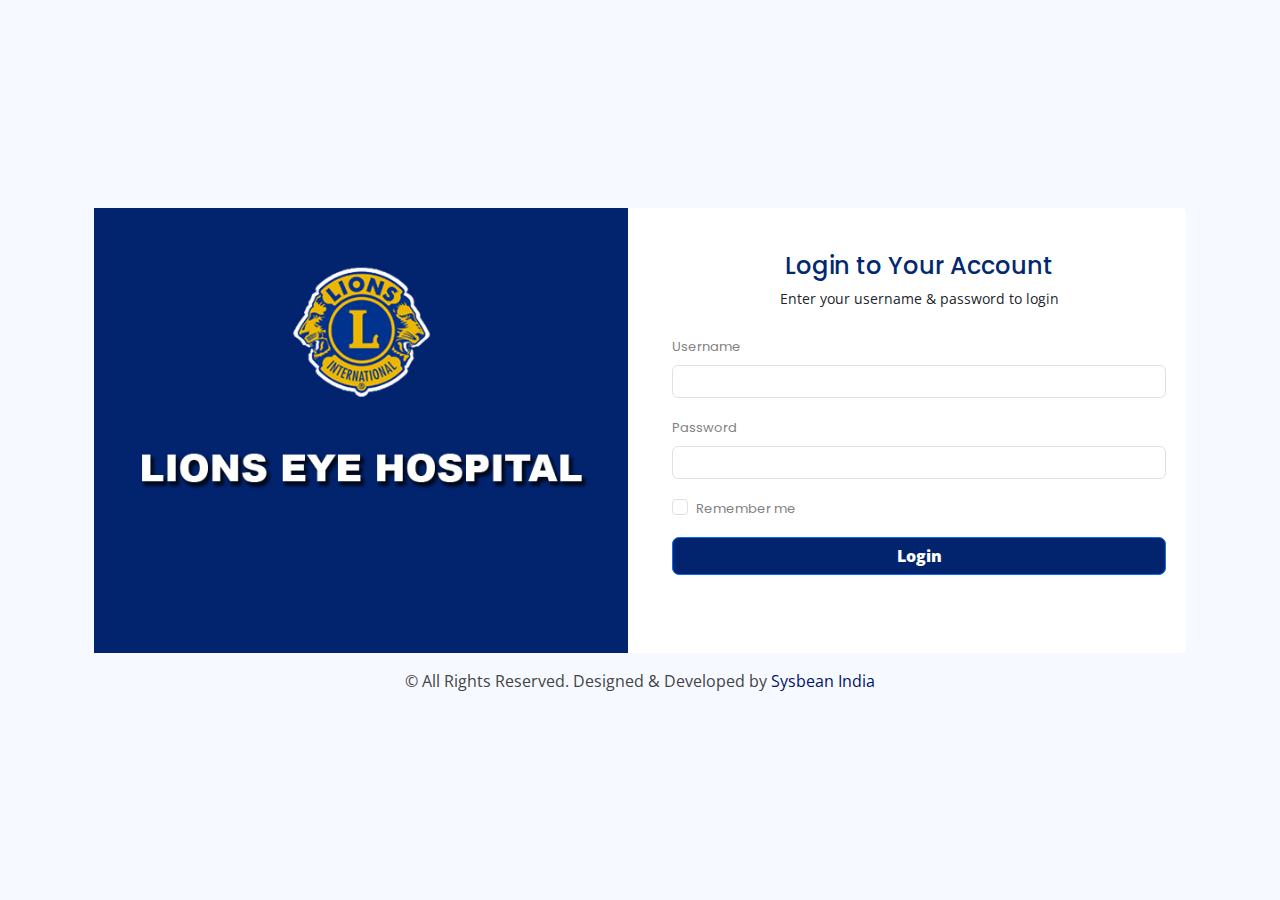
<file: pages-login.html>
<!DOCTYPE html>
<html lang="en">

<head>
  <meta charset="utf-8">
  <meta content="width=device-width, initial-scale=1.0" name="viewport">

  <title>Pages / Login - NiceAdmin Bootstrap Template</title>
  <meta content="" name="description">
  <meta content="" name="keywords">

  <!-- Favicons -->
  <link href="assets/img/favicon.png" rel="icon">
  <link href="assets/img/apple-touch-icon.png" rel="apple-touch-icon">

  <!-- Google Fonts -->
  <link href="https://fonts.gstatic.com" rel="preconnect">
  <link href="https://fonts.googleapis.com/css?family=Open+Sans:300,300i,400,400i,600,600i,700,700i|Nunito:300,300i,400,400i,600,600i,700,700i|Poppins:300,300i,400,400i,500,500i,600,600i,700,700i" rel="stylesheet">

  <!-- Vendor CSS Files -->
  <link href="assets/vendor/bootstrap/css/bootstrap.min.css" rel="stylesheet">
  <link href="assets/vendor/bootstrap-icons/bootstrap-icons.css" rel="stylesheet">
  <link href="assets/vendor/boxicons/css/boxicons.min.css" rel="stylesheet">
  <link href="assets/vendor/quill/quill.snow.css" rel="stylesheet">
  <link href="assets/vendor/quill/quill.bubble.css" rel="stylesheet">
  <link href="assets/vendor/remixicon/remixicon.css" rel="stylesheet">
  <link href="assets/vendor/simple-datatables/style.css" rel="stylesheet">

  <!-- Template Main CSS File -->
  <link href="assets/css/style.css" rel="stylesheet">

  <!-- =======================================================
  * Template Name: NiceAdmin
  * Updated: May 30 2023 with Bootstrap v5.3.0
  * Template URL: https://bootstrapmade.com/nice-admin-bootstrap-admin-html-template/
  * Author: BootstrapMade.com
  * License: https://bootstrapmade.com/license/
  ======================================================== -->
</head>

<body>

  <main>
    <div class="container">

      <section class="section register min-vh-100 d-flex flex-column align-items-center justify-content-center py-4">
        <div class="container">
          <div class="row justify-content-center">
            <div class="col-md-12 d-flex flex-column align-items-center justify-content-center">

             
              <div class="card mb-3">

                
                  <div class="row">
                    <div class="col-md-6"><img src="assets/img/bg.jpg" alt="" class="img-fluid"></div>
                    <div class="col-md-6">
                      <div class="card-body">
                      <div class="pt-4 pb-2">
                        <h5 class="card-title text-center pb-0 fs-4">Login to Your Account</h5>
                        <p class="text-center small">Enter your username & password to login</p>
                      </div>
    
                      <form class="row g-3 needs-validation" novalidate>
    
                        <div class="col-12">
                          <label for="yourUsername" class="form-label">Username</label>
                          <div class="input-group has-validation">

                            <input type="text" name="username" class="form-control" id="yourUsername" required>
                            <div class="invalid-feedback">Please enter your username.</div>
                          </div>
                        </div>
    
                        <div class="col-12">
                          <label for="yourPassword" class="form-label">Password</label>
                          <input type="password" name="password" class="form-control" id="yourPassword" required>
                          <div class="invalid-feedback">Please enter your password!</div>
                        </div>
    
                        <div class="col-12">
                          <div class="form-check">
                            <input class="form-check-input" type="checkbox" name="remember" value="true" id="rememberMe">
                            <label class="form-check-label" for="rememberMe">Remember me</label>
                          </div>
                        </div>
                        <div class="col-12">
                          <button class="btn btn-primary w-100" type="submit">Login</button>
                        </div>
                     
                      </form>
                    </div>
                    </div>
                  </div>
                 

 
              </div>
              <div class="copyright">
                © All Rights Reserved. Designed & Developed by <a href="https://sysbean.com/" target="_blank">Sysbean India</a> 
              </div>

            </div>
          </div>
        </div>

      </section>

    </div>
  </main><!-- End #main -->

  <a href="#" class="back-to-top d-flex align-items-center justify-content-center"><i class="bi bi-arrow-up-short"></i></a>

  <!-- Vendor JS Files -->
  <script src="assets/vendor/apexcharts/apexcharts.min.js"></script>
  <script src="assets/vendor/bootstrap/js/bootstrap.bundle.min.js"></script>
  <script src="assets/vendor/chart.js/chart.umd.js"></script>
  <script src="assets/vendor/echarts/echarts.min.js"></script>
  <script src="assets/vendor/quill/quill.min.js"></script>
  <script src="assets/vendor/simple-datatables/simple-datatables.js"></script>
  <script src="assets/vendor/tinymce/tinymce.min.js"></script>
  <script src="assets/vendor/php-email-form/validate.js"></script>

  <!-- Template Main JS File -->
  <script src="assets/js/main.js"></script>

</body>

</html>
</file>
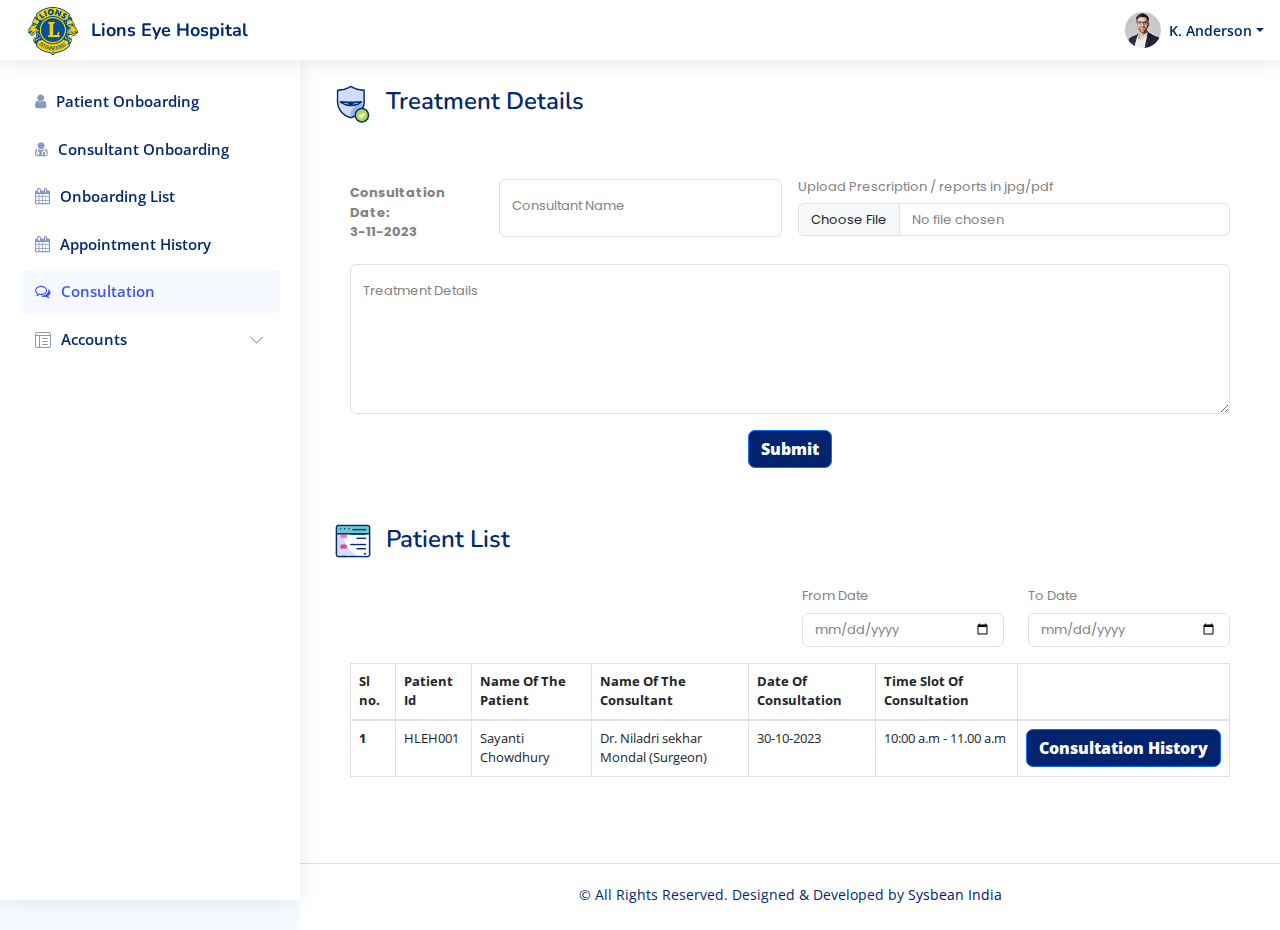
<file: patient-list.html>
<!DOCTYPE html>
<html lang="en">

<head>
  <meta charset="utf-8">
  <meta content="width=device-width, initial-scale=1.0" name="viewport">

  <title>Patient List</title>
  <meta content="" name="description">
  <meta content="" name="keywords">

  <!-- Favicons -->
  <link href="assets/img/favicon.png" rel="icon">
  <link href="assets/img/apple-touch-icon.png" rel="apple-touch-icon">

  <!-- Google Fonts -->
  <link href="https://fonts.gstatic.com" rel="preconnect">
  <link href="https://fonts.googleapis.com/css?family=Open+Sans:300,300i,400,400i,600,600i,700,700i|Nunito:300,300i,400,400i,600,600i,700,700i|Poppins:300,300i,400,400i,500,500i,600,600i,700,700i" rel="stylesheet">
  <link rel="stylesheet" href="https://cdn.jsdelivr.net/npm/bootstrap@4.0.0/dist/css/bootstrap.min.css" integrity="sha384-Gn5384xqQ1aoWXA+058RXPxPg6fy4IWvTNh0E263XmFcJlSAwiGgFAW/dAiS6JXm" crossorigin="anonymous">
  <!-- Vendor CSS Files -->
  <link href="assets/vendor/bootstrap/css/bootstrap.min.css" rel="stylesheet">
  <link href="assets/vendor/bootstrap-icons/bootstrap-icons.css" rel="stylesheet">
  <link href="assets/vendor/boxicons/css/boxicons.min.css" rel="stylesheet">
  <link href="assets/vendor/quill/quill.snow.css" rel="stylesheet">
  <link href="assets/vendor/quill/quill.bubble.css" rel="stylesheet">
  <link href="assets/vendor/remixicon/remixicon.css" rel="stylesheet">
  <link href="assets/vendor/simple-datatables/style.css" rel="stylesheet">
   <link rel="stylesheet" href="https://cdnjs.cloudflare.com/ajax/libs/font-awesome/4.7.0/css/font-awesome.css">
  <!-- Template Main CSS File -->
  <link href="assets/css/style.css" rel="stylesheet">
  <style>
    .form-floating>.form-select {
    padding-top: 0.625rem;
    padding-bottom: 0.625rem;
    font-size: 13px;
    font-family: "Poppins", sans-serif;
    color: #828282;
}
.btn:hover {
    background-color: #0b5ed700;
}
  </style>
  <!-- =======================================================
  * Template Name: NiceAdmin
  * Updated: May 30 2023 with Bootstrap v5.3.0
  * Template URL: https://bootstrapmade.com/nice-admin-bootstrap-admin-html-template/
  * Author: BootstrapMade.com
  * License: https://bootstrapmade.com/license/
  ======================================================== -->
</head>

<body>

  <!-- ======= Header ======= -->
  <header id="header" class="header fixed-top d-flex align-items-center">

    <div class="d-flex align-items-center justify-content-between">
      <a href="index.html" class="logo d-flex align-items-center">
        <img src="assets/img/lions_club_logo.png" alt="">
        <span class="d-none d-lg-block">Lions Eye Hospital</span>
      </a>
      <i class="bi bi-list toggle-sidebar-btn"></i>
    </div><!-- End Logo -->


    <nav class="header-nav ms-auto">
      <ul class="d-flex align-items-center">


        <li class="nav-item dropdown pe-3">

          <a class="nav-link nav-profile d-flex align-items-center pe-0" href="#" data-bs-toggle="dropdown">
            <img src="assets/img/profile-img.jpg" alt="Profile" class="rounded-circle">
            <span class="d-none d-md-block dropdown-toggle ps-2">K. Anderson</span>
          </a><!-- End Profile Iamge Icon -->

          <ul class="dropdown-menu dropdown-menu-end dropdown-menu-arrow profile">
            <li class="dropdown-header">
              <h6>Kevin Anderson</h6>
              <span>Web Designer</span>
            </li>
            
           
            <li>
              <a class="dropdown-item d-flex align-items-center" href="#">
                <i class="bi bi-box-arrow-right"></i>
                <span>Logout</span>
              </a>
            </li>

          </ul><!-- End Profile Dropdown Items -->
        </li><!-- End Profile Nav -->

      </ul>
    </nav><!-- End Icons Navigation -->

  </header><!-- End Header -->

  <!-- ======= Sidebar ======= -->
  <aside id="sidebar" class="sidebar">

    <ul class="sidebar-nav" id="sidebar-nav">
      <li class="nav-item">
        <a class="nav-link collapsed" href="index.html">
          <i class="fa fa-user" aria-hidden="true"></i>
          <span>Patient Onboarding</span>
        </a>
      </li><!-- End Patient Onboarding Nav -->
      <li class="nav-item">
        <a class="nav-link collapsed" href="consultant-onboarding.html">
          <i class="fa fa-user-md" aria-hidden="true"></i>
          <span>Consultant Onboarding</span>
        </a>
      </li><!-- End Patient Onboarding Nav -->
      <li class="nav-item">
        <a class="nav-link collapsed" href="appoinment.html">
          <i class="fa fa-calendar" aria-hidden="true"></i>
          <span>Onboarding List</span>
        </a>
      </li><!-- End Patient Onboarding Nav -->
      <li class="nav-item">
        <a class="nav-link collapsed" href="appointment-history.html">
          <i class="fa fa-calendar" aria-hidden="true"></i>
          <span>Appointment History</span>
        </a>
      </li>
      <li class="nav-item">
        <a class="nav-link " href="patient-list.html">
          <i class="fa fa-comments-o" aria-hidden="true"></i>
          <span>Consultation</span>
        </a>

        <li class="nav-item">
          <a class="nav-link collapsed" data-bs-target="#tables-nav" data-bs-toggle="collapse" href="#">
            <i class="bi bi-layout-text-window-reverse"></i><span>Accounts</span><i class="bi bi-chevron-down ms-auto"></i>
          </a>
          <ul id="tables-nav" class="nav-content collapse" data-bs-parent="#sidebar-nav">
            <li>
              <a href="account-head.html">
                <i class="bi bi-circle"></i>
              <span>Account Heads</span>
              </a>
            </li>
            <li>
              <a href="segment.html">
              <span>Segments</span>
              </a>
            </li>
            <li>
              <a href="accounts-entry.html">
            <span>Accounts Entry</span>
              </a>
            </li>
            <!-- <li>
              <a href="accounts-entry-register.html">
            <span>Accounts Entry Register</span>
              </a>
            </li> -->
            <li>
              <a href="accounts-summery.html">
            <span>Accounts Summary</span>
              </a>
            </li>
          </ul>
        </li><!-- End Tables Nav -->




      <!-- <li class="nav-item">
        <a class="nav-link collapsed" href="pages-login.html">
          <i class="bi bi-box-arrow-in-right"></i>
          <span>Login</span>
        </a>
      </li> -->
      <!-- End Login Page Nav -->


    </ul>

  </aside><!-- End Sidebar-->

  <main id="main" class="main">

    <div class="pagetitle">
      <h1><img src="assets/img/eye-protection.gif" alt="">Treatment Details</h1>
      <!-- <nav>
        <ol class="breadcrumb">
          <li class="breadcrumb-item"><a href="index.html">Home</a></li>
          <li class="breadcrumb-item active">Dashboard</li>
        </ol>
      </nav> -->
    </div><!-- End Page Title -->

    <section class="section dashboard">
      <div class="row">
        <div class="card">
            <div class="card-body">
              <h5 class="card-title"></h5>
  
              <!-- Floating Labels Form -->
              <form class="row g-3">
                <div class="col-md-2" style="margin-top: -8px;">
                    <label for="inputText" class="form-label" style="margin-bottom: 6px;margin-top: 28px;"><b>Consultation Date: <br>3-11-2023</b></label>
                    <!-- <input type="date" class="form-control" value="DOB" style="padding-top: 15px;
                    padding-bottom: 15px;"> -->
                </div>
                <div class="col-md-4">
                  <div class="form-floating">
                    <input type="text" class="form-control" id="floatingName" placeholder="Your Name">
                    <label for="floatingName">Consultant Name</label>
                  </div>
  
                </div>
            
                <div class="col-md-6" style="    margin-top: 10px;">
                    <label for="inputText" class="form-label" style="margin-bottom: 6px;">Upload Prescription / reports in jpg/pdf</label>
                      <input class="form-control" type="file" id="formFile">
  
    
                  </div>
                <div class="col-md-12">
                    <div class="form-floating">
                        <textarea class="form-control" placeholder="Address" id="floatingTextarea" style="height: 150px;"></textarea>
                        <label for="floatingTextarea">Treatment Details</label>
                      </div>
                </div>
              </form><!-- End floating Labels Form -->
               <div class="row mt-3">
                <div class="text-center">
                  <button type="submit" class="btn btn-primary"><a href="appoinment.html">Submit</a></button>
                </div>
               </div>
            </div>
          </div>
          <div class="pagetitle">
            <h1><img src="assets/img/list.gif" alt="">Patient List</h1>
            <!-- <nav>
              <ol class="breadcrumb">
                <li class="breadcrumb-item"><a href="index.html">Home</a></li>
                <li class="breadcrumb-item active">Dashboard</li>
              </ol>
            </nav> -->
          </div><!-- End Page Title -->  
        <div class="card">
          <div class="card-body">
            <div class="row">
                <div class="col-md-6"><h5 class="card-title"></h5></div>
                <div class="col-md-3 pb-3 pt-2">
                <label for="validationCustom01" class="form-label">From Date</label>
                <input type="date" class="form-control" value="DOB">
                </div>
                <div class="col-md-3 pb-3 pt-2">
                    <label for="validationCustom01" class="form-label">To Date</label>
                    <input type="date" class="form-control" value="DOB">
                    </div>
            </div>
            <table class="table table-bordered">
                <thead>
                  <tr>
                    <th scope="col">Sl no.</th>
                    <th scope="col">Patient Id</th>
                    <th scope="col">Name Of The Patient</th>
                    <th scope="col">Name Of The Consultant</th>
                    <th scope="col">Date Of Consultation</th>
                    <th scope="col">Time Slot Of Consultation</th>
                    <th scope="col"></th>
                  </tr>
                </thead>
                <tbody>
                  <tr>
                    <th scope="row">1</th>
                    <td>HLEH001</td>
                    <td>Sayanti Chowdhury</td>
                    <td>Dr. Niladri sekhar Mondal (Surgeon)</td>
                    <td>30-10-2023</td>
                    <td>10:00 a.m - 11.00 a.m</td>
                    <td>
                        <button type="button" class="btn btn-primary" data-toggle="modal" data-target="#exampleModal">
                           Consultation History
                        </button> 
                             <!-- Modal -->
                        <div class="modal fade" id="exampleModal" tabindex="-1" role="dialog" aria-labelledby="exampleModalLabel" aria-hidden="true">
                           <div class="modal-dialog" role="document">
                             <div class="modal-content">
                                   <div class="modal-header">
                                       <h5 class="card-title">Consultation History</h5>
                                      
                                       <button type="button" class="close" data-dismiss="modal" aria-label="Close">
                                         <span aria-hidden="true">&times;</span>
                                       </button>
                                     </div>
                                   <div class="modal-body">
                                       <div class="card">
                                           <div class="card-body">
                                              <div class="row">
                                                <div class="col-md-4">
                                                    <label for="floatingSelect">Consultaion Date</label>
                                                    <div class="form-floating mb-3">
                                                        <select class="form-select" id="floatingSelect" aria-label="State">
                                                          <option selected="" class="active">03-11-2023</option>
                                                          <option value="1">10-08-2023</option>
                                                          <option value="2">20-09-2023</option>
                                                          <option value="3">10-10-2023</option>
                                                        </select>
                                                       
                                                      </div>
                                                </div>
                                              </div>
                                             <!-- Bordered Tabs -->
                                             <ul class="nav nav-tabs nav-tabs-bordered" id="borderedTab" role="tablist">
                                               <li class="nav-item" role="presentation">
                                                 <button class="nav-link active" id="home-tab" data-bs-toggle="tab" data-bs-target="#bordered-home" type="button" role="tab" aria-controls="home" aria-selected="true">Patient Details</button>
                                               </li>
                                               <li class="nav-item" role="presentation">
                                                 <button class="nav-link" id="profile-tab" data-bs-toggle="tab" data-bs-target="#bordered-profile" type="button" role="tab" aria-controls="profile" aria-selected="false" tabindex="-1">Consultation Details</button>
                                               </li>
                                               
                                             </ul>
                                             <div class="tab-content pt-4" id="borderedTabContent">
                                               <div class="tab-pane fade active show" id="bordered-home" role="tabpanel" aria-labelledby="home-tab">
                                                 <p><b>Patient Name:</b> Sayanti Chodhury</p>
                                                 <p><b>Date Of Birth:</b> 10-10-1999</p>
                                                 <P><b>Blood Group:</b> O+</P>
                                                 <P><b>Phone Number:</b> +91 8777586184</P>
                                                 <p><b>Whatsapp Number:</b> +91 8777586184</p>
                                                 <P><b>Gaurdian's Name:</b> Biswanath Chowdhury</P>
                                                 <p><b>Email Address:</b> tinnychowdhury1999$gmail.com</p>
                                                 <p><b>Gender:</b> Female</p>
                                                 <p><b>City:</b> Kolkata</p>
                                                 <p><b>State:</b> West Bengal</p>
                                                 <p><b>Address:</b> C/28, Amarabati,Sodepur</p>
                                                 <p><b>Age:</b> 24</p>
                                                 <p><b>Height:</b></p>
                                                 <p><b>Weight:</b></p>
                                                 <p><b>Do you have any chronic disease?</b> Yes, Asthma seens 20 years</p>
                                                 <p><b>Do you have any allergy with food or medicine?</b> Yes,</p>
                                                 <p><b>Do you have any previous consultation?</b> Yes</p>
                                               </div>
                                               <div class="tab-pane fade" id="bordered-profile" role="tabpanel" aria-labelledby="profile-tab">
                                                     <p><b>Consultaion Id:</b> 1190003</p>
                                                     <p><b>Consultation Date:</b> 03-11-2023</p>
                                                     <p><b>Consultant Name:</b></p>
                                                     <p><b>Treatment Details:</b></p>
                                                     <p class="d-flex">
                                                        <b>Uploaded Prescription/Report:<div>
                                                            <button type="submit" class="btn btn-primary">View the document</button>
                                                            <button type="submit" class="btn btn-primary">Download the document</button>
                                                          </div></b>
                                                        
                                                    </p>
                                               </div>
                                             </div><!-- End Bordered Tabs -->
                               
                                           </div>
                                         </div>
                                   </div>
                           
                                 </div>
                               </div>
                             </div>  
                    </td>
                  </tr>
                </tbody>
              </table>
          </div>
        </div>
      </div>

 
    </section>

  </main><!-- End #main -->

  <!-- ======= Footer ======= -->
  <footer id="footer" class="footer">
    <div class="copyright">
      © All Rights Reserved. Designed & Developed by <a href="https://sysbean.com/" target="_blank">Sysbean India</a>
    </div>
    <div class="credits">
      <!-- All the links in the footer should remain intact. -->
      <!-- You can delete the links only if you purchased the pro version. -->
      <!-- Licensing information: https://bootstrapmade.com/license/ -->
      <!-- Purchase the pro version with working PHP/AJAX contact form: https://bootstrapmade.com/nice-admin-bootstrap-admin-html-template/ -->
     
    </div>
  </footer><!-- End Footer -->

  <a href="#" class="back-to-top d-flex align-items-center justify-content-center"><i class="bi bi-arrow-up-short"></i></a>
  <script src="https://code.jquery.com/jquery-3.2.1.slim.min.js" integrity="sha384-KJ3o2DKtIkvYIK3UENzmM7KCkRr/rE9/Qpg6aAZGJwFDMVNA/GpGFF93hXpG5KkN" crossorigin="anonymous"></script>
  <script src="https://cdn.jsdelivr.net/npm/popper.js@1.12.9/dist/umd/popper.min.js" integrity="sha384-ApNbgh9B+Y1QKtv3Rn7W3mgPxhU9K/ScQsAP7hUibX39j7fakFPskvXusvfa0b4Q" crossorigin="anonymous"></script>
  <script src="https://cdn.jsdelivr.net/npm/bootstrap@4.0.0/dist/js/bootstrap.min.js" integrity="sha384-JZR6Spejh4U02d8jOt6vLEHfe/JQGiRRSQQxSfFWpi1MquVdAyjUar5+76PVCmYl" crossorigin="anonymous"></script>
  <!-- Vendor JS Files -->
  <script src="assets/vendor/apexcharts/apexcharts.min.js"></script>
  <script src="assets/vendor/bootstrap/js/bootstrap.bundle.min.js"></script>
  <script src="assets/vendor/chart.js/chart.umd.js"></script>
  <script src="assets/vendor/echarts/echarts.min.js"></script>
  <script src="assets/vendor/quill/quill.min.js"></script>
  <script src="assets/vendor/simple-datatables/simple-datatables.js"></script>
  <script src="assets/vendor/tinymce/tinymce.min.js"></script>
  <script src="assets/vendor/php-email-form/validate.js"></script>

  <!-- Template Main JS File -->
  <script src="assets/js/main.js"></script>

</body>

</html>
</file>
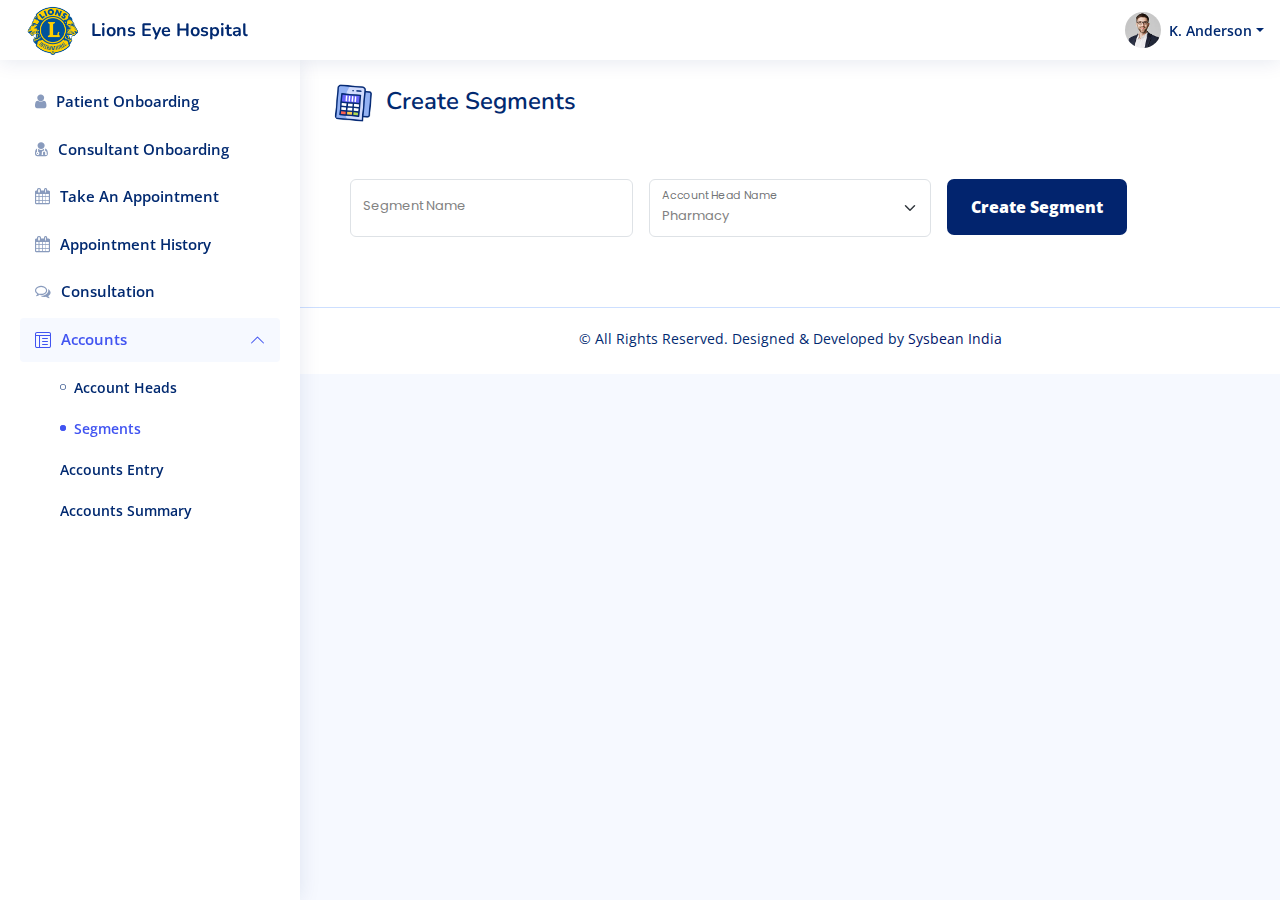
<file: segment.html>
<!DOCTYPE html>
<html lang="en">

<head>
  <meta charset="utf-8">
  <meta content="width=device-width, initial-scale=1.0" name="viewport">

  <title>AccountsSegment</title>
  <meta content="" name="description">
  <meta content="" name="keywords">

  <!-- Favicons -->
  <link href="assets/img/favicon.png" rel="icon">
  <link href="assets/img/apple-touch-icon.png" rel="apple-touch-icon">

  <!-- Google Fonts -->
  <link href="https://fonts.gstatic.com" rel="preconnect">
  <link href="https://fonts.googleapis.com/css?family=Open+Sans:300,300i,400,400i,600,600i,700,700i|Nunito:300,300i,400,400i,600,600i,700,700i|Poppins:300,300i,400,400i,500,500i,600,600i,700,700i" rel="stylesheet">

  <!-- Vendor CSS Files -->
  <link href="assets/vendor/bootstrap/css/bootstrap.min.css" rel="stylesheet">
  <link href="assets/vendor/bootstrap-icons/bootstrap-icons.css" rel="stylesheet">
  <link href="assets/vendor/boxicons/css/boxicons.min.css" rel="stylesheet">
  <link href="assets/vendor/quill/quill.snow.css" rel="stylesheet">
  <link href="assets/vendor/quill/quill.bubble.css" rel="stylesheet">
  <link href="assets/vendor/remixicon/remixicon.css" rel="stylesheet">
  <link href="assets/vendor/simple-datatables/style.css" rel="stylesheet">
   <link rel="stylesheet" href="https://cdnjs.cloudflare.com/ajax/libs/font-awesome/4.7.0/css/font-awesome.css">
  <!-- Template Main CSS File -->
  <link href="assets/css/style.css" rel="stylesheet">

  <!-- =======================================================
  * Template Name: NiceAdmin
  * Updated: May 30 2023 with Bootstrap v5.3.0
  * Template URL: https://bootstrapmade.com/nice-admin-bootstrap-admin-html-template/
  * Author: BootstrapMade.com
  * License: https://bootstrapmade.com/license/
  ======================================================== -->
</head>

<body>

  <!-- ======= Header ======= -->
  <header id="header" class="header fixed-top d-flex align-items-center">

    <div class="d-flex align-items-center justify-content-between">
      <a href="index.html" class="logo d-flex align-items-center">
        <img src="assets/img/lions_club_logo.png" alt="">
        <span class="d-none d-lg-block">Lions Eye Hospital</span>
      </a>
      <i class="bi bi-list toggle-sidebar-btn"></i>
    </div><!-- End Logo -->


    <nav class="header-nav ms-auto">
      <ul class="d-flex align-items-center">


        <li class="nav-item dropdown pe-3">

          <a class="nav-link nav-profile d-flex align-items-center pe-0" href="#" data-bs-toggle="dropdown">
            <img src="assets/img/profile-img.jpg" alt="Profile" class="rounded-circle">
            <span class="d-none d-md-block dropdown-toggle ps-2">K. Anderson</span>
          </a><!-- End Profile Iamge Icon -->

          <ul class="dropdown-menu dropdown-menu-end dropdown-menu-arrow profile">
            <!-- <li class="dropdown-header">
              <h6>Kevin Anderson</h6>
              <span>Web Designer</span>
            </li> -->
           

            <li>
              <a class="dropdown-item d-flex align-items-center" href="#">
                <i class="bi bi-box-arrow-right"></i>
                <span>Log out</span>
              </a>
            </li>

          </ul><!-- End Profile Dropdown Items -->
        </li><!-- End Profile Nav -->

      </ul>
    </nav><!-- End Icons Navigation -->

  </header><!-- End Header -->

  <!-- ======= Sidebar ======= -->
  <!-- ======= Sidebar ======= -->
  <aside id="sidebar" class="sidebar">

    <ul class="sidebar-nav" id="sidebar-nav">
      <li class="nav-item">
        <a class="nav-link collapsed" href="index.html">
          <i class="fa fa-user" aria-hidden="true"></i>
          <span>Patient Onboarding</span>
        </a>
      </li><!-- End Patient Onboarding Nav -->
      <li class="nav-item">
        <a class="nav-link collapsed" href="consultant-onboarding.html">
          <i class="fa fa-user-md" aria-hidden="true"></i>
          <span>Consultant Onboarding</span>
        </a>
      </li><!-- End Patient Onboarding Nav -->
      <li class="nav-item">
        <a class="nav-link collapsed" href="appoinment.html">
          <i class="fa fa-calendar" aria-hidden="true"></i>
          <span>Take An Appointment</span>
        </a>
      </li><!-- End Patient Onboarding Nav -->
      <li class="nav-item">
        <a class="nav-link collapsed" href="appointment-history.html">
          <i class="fa fa-calendar" aria-hidden="true"></i>
          <span>Appointment History</span>
        </a>
      </li>
      <li class="nav-item">
        <a class="nav-link collapsed" href="patient-list.html">
          <i class="fa fa-comments-o" aria-hidden="true"></i>
          <span>Consultation</span>
        </a>

        <li class="nav-item">
            <a class="nav-link " data-bs-target="#tables-nav" data-bs-toggle="collapse" href="#">
              <i class="bi bi-layout-text-window-reverse"></i><span>Accounts</span><i class="bi bi-chevron-down ms-auto"></i>
            </a>
            <ul id="tables-nav" class="nav-content" data-bs-parent="#sidebar-nav">
              <li>
                <a href="account-head.html" >
                  <i class="bi bi-circle"></i>
                <span>Account Heads</span>
                </a>
              </li>
              <li>
                <a href="segment.html" class="active">
                <i class="bi bi-circle"></i>
                <span>Segments</span>
                </a>
              </li>
              <li>
                <a href="accounts-entry.html">
              <span>Accounts Entry</span>
                </a>
              </li>
              <!-- <li>
                <a href="accounts-entry-register.html">
              <span>Accounts Entry Register</span>
                </a>
              </li> -->
              <li>
                <a href="accounts-summery.html">
              <span>Accounts Summary</span>
                </a>
              </li>
            </ul>
          </li><!-- End Tables Nav -->




      <!-- <li class="nav-item">
        <a class="nav-link collapsed" href="pages-login.html">
          <i class="bi bi-box-arrow-in-right"></i>
          <span>Login</span>
        </a>
      </li> -->
      <!-- End Login Page Nav -->


    </ul>

  </aside><!-- End Sidebar-->

  <main id="main" class="main">

    <div class="pagetitle">
      <h1><img src="assets/img/edc.gif" alt="">Create Segments</h1>
      <!-- <nav>
        <ol class="breadcrumb">
          <li class="breadcrumb-item"><a href="index.html">Home</a></li>
          <li class="breadcrumb-item active">Dashboard</li>
        </ol>
      </nav> -->
    </div><!-- End Page Title -->

    <section class="section dashboard">
      <div class="row">
        <div class="card ">
          <div class="card-body">
            <h5 class="card-title"></h5>

            <!-- Floating Labels Form -->
            <form class="row g-3">
            
                <div class="col-md-4">
                    <div class="form-floating">
                        <input type="text" class="form-control" id="floatingName" placeholder="Your Name">
                        <label for="floatingName">Segment Name</label>
                      </div>
                </div>
                <div class="col-md-4">
                    <div class="form-floating">
                        <select class="form-select" id="floatingSelect" aria-label="State">
                          <option selected="" class="active">Pharmacy</option>
                          <option value="2">Eye Hospital</option>
                          <option value="3">Other Acoounts</option>
                        </select>
                        <label for="floatingSelect">Account Head Name</label>
                      </div>
                </div>
                <div class="col-md-4">
                    <button type="submit" class="btn btn-primary2">Create Segment</button>
                </div>
              <!-- <div class="text-center">
                <button type="submit" class="btn btn-primary">Submit</button>
              </div> -->
            </form><!-- End floating Labels Form -->

          </div>
        </div>
      </div>
    </section>

  </main><!-- End #main -->

  <!-- ======= Footer ======= -->
  <footer id="footer" class="footer">
    <div class="copyright">
      © All Rights Reserved.  Designed & Developed by <a href="https://sysbean.com/" target="_blank">Sysbean India</a> 
    </div>
    <div class="credits">
      <!-- All the links in the footer should remain intact. -->
      <!-- You can delete the links only if you purchased the pro version. -->
      <!-- Licensing information: https://bootstrapmade.com/license/ -->
      <!-- Purchase the pro version with working PHP/AJAX contact form: https://bootstrapmade.com/nice-admin-bootstrap-admin-html-template/ -->
     
    </div>
  </footer><!-- End Footer -->

  <a href="#" class="back-to-top d-flex align-items-center justify-content-center"><i class="bi bi-arrow-up-short"></i></a>

  <!-- Vendor JS Files -->
  <script src="assets/vendor/apexcharts/apexcharts.min.js"></script>
  <script src="assets/vendor/bootstrap/js/bootstrap.bundle.min.js"></script>
  <script src="assets/vendor/chart.js/chart.umd.js"></script>
  <script src="assets/vendor/echarts/echarts.min.js"></script>
  <script src="assets/vendor/quill/quill.min.js"></script>
  <script src="assets/vendor/simple-datatables/simple-datatables.js"></script>
  <script src="assets/vendor/tinymce/tinymce.min.js"></script>
  <script src="assets/vendor/php-email-form/validate.js"></script>

  <!-- Template Main JS File -->
  <script src="assets/js/main.js"></script>

</body>

</html>
</file>
<file: assets/vendor/quill/quill.snow.css>
/*!
 * Quill Editor v1.3.7
 * https://quilljs.com/
 * Copyright (c) 2014, Jason Chen
 * Copyright (c) 2013, salesforce.com
 */
.ql-container {
  box-sizing: border-box;
  font-family: Helvetica, Arial, sans-serif;
  font-size: 13px;
  height: 100%;
  margin: 0px;
  position: relative;
}
.ql-container.ql-disabled .ql-tooltip {
  visibility: hidden;
}
.ql-container.ql-disabled .ql-editor ul[data-checked] > li::before {
  pointer-events: none;
}
.ql-clipboard {
  left: -100000px;
  height: 1px;
  overflow-y: hidden;
  position: absolute;
  top: 50%;
}
.ql-clipboard p {
  margin: 0;
  padding: 0;
}
.ql-editor {
  box-sizing: border-box;
  line-height: 1.42;
  height: 100%;
  outline: none;
  overflow-y: auto;
  padding: 12px 15px;
  tab-size: 4;
  -moz-tab-size: 4;
  text-align: left;
  white-space: pre-wrap;
  word-wrap: break-word;
}
.ql-editor > * {
  cursor: text;
}
.ql-editor p,
.ql-editor ol,
.ql-editor ul,
.ql-editor pre,
.ql-editor blockquote,
.ql-editor h1,
.ql-editor h2,
.ql-editor h3,
.ql-editor h4,
.ql-editor h5,
.ql-editor h6 {
  margin: 0;
  padding: 0;
  counter-reset: list-1 list-2 list-3 list-4 list-5 list-6 list-7 list-8 list-9;
}
.ql-editor ol,
.ql-editor ul {
  padding-left: 1.5em;
}
.ql-editor ol > li,
.ql-editor ul > li {
  list-style-type: none;
}
.ql-editor ul > li::before {
  content: '\2022';
}
.ql-editor ul[data-checked=true],
.ql-editor ul[data-checked=false] {
  pointer-events: none;
}
.ql-editor ul[data-checked=true] > li *,
.ql-editor ul[data-checked=false] > li * {
  pointer-events: all;
}
.ql-editor ul[data-checked=true] > li::before,
.ql-editor ul[data-checked=false] > li::before {
  color: #777;
  cursor: pointer;
  pointer-events: all;
}
.ql-editor ul[data-checked=true] > li::before {
  content: '\2611';
}
.ql-editor ul[data-checked=false] > li::before {
  content: '\2610';
}
.ql-editor li::before {
  display: inline-block;
  white-space: nowrap;
  width: 1.2em;
}
.ql-editor li:not(.ql-direction-rtl)::before {
  margin-left: -1.5em;
  margin-right: 0.3em;
  text-align: right;
}
.ql-editor li.ql-direction-rtl::before {
  margin-left: 0.3em;
  margin-right: -1.5em;
}
.ql-editor ol li:not(.ql-direction-rtl),
.ql-editor ul li:not(.ql-direction-rtl) {
  padding-left: 1.5em;
}
.ql-editor ol li.ql-direction-rtl,
.ql-editor ul li.ql-direction-rtl {
  padding-right: 1.5em;
}
.ql-editor ol li {
  counter-reset: list-1 list-2 list-3 list-4 list-5 list-6 list-7 list-8 list-9;
  counter-increment: list-0;
}
.ql-editor ol li:before {
  content: counter(list-0, decimal) '. ';
}
.ql-editor ol li.ql-indent-1 {
  counter-increment: list-1;
}
.ql-editor ol li.ql-indent-1:before {
  content: counter(list-1, lower-alpha) '. ';
}
.ql-editor ol li.ql-indent-1 {
  counter-reset: list-2 list-3 list-4 list-5 list-6 list-7 list-8 list-9;
}
.ql-editor ol li.ql-indent-2 {
  counter-increment: list-2;
}
.ql-editor ol li.ql-indent-2:before {
  content: counter(list-2, lower-roman) '. ';
}
.ql-editor ol li.ql-indent-2 {
  counter-reset: list-3 list-4 list-5 list-6 list-7 list-8 list-9;
}
.ql-editor ol li.ql-indent-3 {
  counter-increment: list-3;
}
.ql-editor ol li.ql-indent-3:before {
  content: counter(list-3, decimal) '. ';
}
.ql-editor ol li.ql-indent-3 {
  counter-reset: list-4 list-5 list-6 list-7 list-8 list-9;
}
.ql-editor ol li.ql-indent-4 {
  counter-increment: list-4;
}
.ql-editor ol li.ql-indent-4:before {
  content: counter(list-4, lower-alpha) '. ';
}
.ql-editor ol li.ql-indent-4 {
  counter-reset: list-5 list-6 list-7 list-8 list-9;
}
.ql-editor ol li.ql-indent-5 {
  counter-increment: list-5;
}
.ql-editor ol li.ql-indent-5:before {
  content: counter(list-5, lower-roman) '. ';
}
.ql-editor ol li.ql-indent-5 {
  counter-reset: list-6 list-7 list-8 list-9;
}
.ql-editor ol li.ql-indent-6 {
  counter-increment: list-6;
}
.ql-editor ol li.ql-indent-6:before {
  content: counter(list-6, decimal) '. ';
}
.ql-editor ol li.ql-indent-6 {
  counter-reset: list-7 list-8 list-9;
}
.ql-editor ol li.ql-indent-7 {
  counter-increment: list-7;
}
.ql-editor ol li.ql-indent-7:before {
  content: counter(list-7, lower-alpha) '. ';
}
.ql-editor ol li.ql-indent-7 {
  counter-reset: list-8 list-9;
}
.ql-editor ol li.ql-indent-8 {
  counter-increment: list-8;
}
.ql-editor ol li.ql-indent-8:before {
  content: counter(list-8, lower-roman) '. ';
}
.ql-editor ol li.ql-indent-8 {
  counter-reset: list-9;
}
.ql-editor ol li.ql-indent-9 {
  counter-increment: list-9;
}
.ql-editor ol li.ql-indent-9:before {
  content: counter(list-9, decimal) '. ';
}
.ql-editor .ql-indent-1:not(.ql-direction-rtl) {
  padding-left: 3em;
}
.ql-editor li.ql-indent-1:not(.ql-direction-rtl) {
  padding-left: 4.5em;
}
.ql-editor .ql-indent-1.ql-direction-rtl.ql-align-right {
  padding-right: 3em;
}
.ql-editor li.ql-indent-1.ql-direction-rtl.ql-align-right {
  padding-right: 4.5em;
}
.ql-editor .ql-indent-2:not(.ql-direction-rtl) {
  padding-left: 6em;
}
.ql-editor li.ql-indent-2:not(.ql-direction-rtl) {
  padding-left: 7.5em;
}
.ql-editor .ql-indent-2.ql-direction-rtl.ql-align-right {
  padding-right: 6em;
}
.ql-editor li.ql-indent-2.ql-direction-rtl.ql-align-right {
  padding-right: 7.5em;
}
.ql-editor .ql-indent-3:not(.ql-direction-rtl) {
  padding-left: 9em;
}
.ql-editor li.ql-indent-3:not(.ql-direction-rtl) {
  padding-left: 10.5em;
}
.ql-editor .ql-indent-3.ql-direction-rtl.ql-align-right {
  padding-right: 9em;
}
.ql-editor li.ql-indent-3.ql-direction-rtl.ql-align-right {
  padding-right: 10.5em;
}
.ql-editor .ql-indent-4:not(.ql-direction-rtl) {
  padding-left: 12em;
}
.ql-editor li.ql-indent-4:not(.ql-direction-rtl) {
  padding-left: 13.5em;
}
.ql-editor .ql-indent-4.ql-direction-rtl.ql-align-right {
  padding-right: 12em;
}
.ql-editor li.ql-indent-4.ql-direction-rtl.ql-align-right {
  padding-right: 13.5em;
}
.ql-editor .ql-indent-5:not(.ql-direction-rtl) {
  padding-left: 15em;
}
.ql-editor li.ql-indent-5:not(.ql-direction-rtl) {
  padding-left: 16.5em;
}
.ql-editor .ql-indent-5.ql-direction-rtl.ql-align-right {
  padding-right: 15em;
}
.ql-editor li.ql-indent-5.ql-direction-rtl.ql-align-right {
  padding-right: 16.5em;
}
.ql-editor .ql-indent-6:not(.ql-direction-rtl) {
  padding-left: 18em;
}
.ql-editor li.ql-indent-6:not(.ql-direction-rtl) {
  padding-left: 19.5em;
}
.ql-editor .ql-indent-6.ql-direction-rtl.ql-align-right {
  padding-right: 18em;
}
.ql-editor li.ql-indent-6.ql-direction-rtl.ql-align-right {
  padding-right: 19.5em;
}
.ql-editor .ql-indent-7:not(.ql-direction-rtl) {
  padding-left: 21em;
}
.ql-editor li.ql-indent-7:not(.ql-direction-rtl) {
  padding-left: 22.5em;
}
.ql-editor .ql-indent-7.ql-direction-rtl.ql-align-right {
  padding-right: 21em;
}
.ql-editor li.ql-indent-7.ql-direction-rtl.ql-align-right {
  padding-right: 22.5em;
}
.ql-editor .ql-indent-8:not(.ql-direction-rtl) {
  padding-left: 24em;
}
.ql-editor li.ql-indent-8:not(.ql-direction-rtl) {
  padding-left: 25.5em;
}
.ql-editor .ql-indent-8.ql-direction-rtl.ql-align-right {
  padding-right: 24em;
}
.ql-editor li.ql-indent-8.ql-direction-rtl.ql-align-right {
  padding-right: 25.5em;
}
.ql-editor .ql-indent-9:not(.ql-direction-rtl) {
  padding-left: 27em;
}
.ql-editor li.ql-indent-9:not(.ql-direction-rtl) {
  padding-left: 28.5em;
}
.ql-editor .ql-indent-9.ql-direction-rtl.ql-align-right {
  padding-right: 27em;
}
.ql-editor li.ql-indent-9.ql-direction-rtl.ql-align-right {
  padding-right: 28.5em;
}
.ql-editor .ql-video {
  display: block;
  max-width: 100%;
}
.ql-editor .ql-video.ql-align-center {
  margin: 0 auto;
}
.ql-editor .ql-video.ql-align-right {
  margin: 0 0 0 auto;
}
.ql-editor .ql-bg-black {
  background-color: #000;
}
.ql-editor .ql-bg-red {
  background-color: #e60000;
}
.ql-editor .ql-bg-orange {
  background-color: #f90;
}
.ql-editor .ql-bg-yellow {
  background-color: #ff0;
}
.ql-editor .ql-bg-green {
  background-color: #008a00;
}
.ql-editor .ql-bg-blue {
  background-color: #06c;
}
.ql-editor .ql-bg-purple {
  background-color: #93f;
}
.ql-editor .ql-color-white {
  color: #fff;
}
.ql-editor .ql-color-red {
  color: #e60000;
}
.ql-editor .ql-color-orange {
  color: #f90;
}
.ql-editor .ql-color-yellow {
  color: #ff0;
}
.ql-editor .ql-color-green {
  color: #008a00;
}
.ql-editor .ql-color-blue {
  color: #06c;
}
.ql-editor .ql-color-purple {
  color: #93f;
}
.ql-editor .ql-font-serif {
  font-family: Georgia, Times New Roman, serif;
}
.ql-editor .ql-font-monospace {
  font-family: Monaco, Courier New, monospace;
}
.ql-editor .ql-size-small {
  font-size: 0.75em;
}
.ql-editor .ql-size-large {
  font-size: 1.5em;
}
.ql-editor .ql-size-huge {
  font-size: 2.5em;
}
.ql-editor .ql-direction-rtl {
  direction: rtl;
  text-align: inherit;
}
.ql-editor .ql-align-center {
  text-align: center;
}
.ql-editor .ql-align-justify {
  text-align: justify;
}
.ql-editor .ql-align-right {
  text-align: right;
}
.ql-editor.ql-blank::before {
  color: rgba(0,0,0,0.6);
  content: attr(data-placeholder);
  font-style: italic;
  left: 15px;
  pointer-events: none;
  position: absolute;
  right: 15px;
}
.ql-snow.ql-toolbar:after,
.ql-snow .ql-toolbar:after {
  clear: both;
  content: '';
  display: table;
}
.ql-snow.ql-toolbar button,
.ql-snow .ql-toolbar button {
  background: none;
  border: none;
  cursor: pointer;
  display: inline-block;
  float: left;
  height: 24px;
  padding: 3px 5px;
  width: 28px;
}
.ql-snow.ql-toolbar button svg,
.ql-snow .ql-toolbar button svg {
  float: left;
  height: 100%;
}
.ql-snow.ql-toolbar button:active:hover,
.ql-snow .ql-toolbar button:active:hover {
  outline: none;
}
.ql-snow.ql-toolbar input.ql-image[type=file],
.ql-snow .ql-toolbar input.ql-image[type=file] {
  display: none;
}
.ql-snow.ql-toolbar button:hover,
.ql-snow .ql-toolbar button:hover,
.ql-snow.ql-toolbar button:focus,
.ql-snow .ql-toolbar button:focus,
.ql-snow.ql-toolbar button.ql-active,
.ql-snow .ql-toolbar button.ql-active,
.ql-snow.ql-toolbar .ql-picker-label:hover,
.ql-snow .ql-toolbar .ql-picker-label:hover,
.ql-snow.ql-toolbar .ql-picker-label.ql-active,
.ql-snow .ql-toolbar .ql-picker-label.ql-active,
.ql-snow.ql-toolbar .ql-picker-item:hover,
.ql-snow .ql-toolbar .ql-picker-item:hover,
.ql-snow.ql-toolbar .ql-picker-item.ql-selected,
.ql-snow .ql-toolbar .ql-picker-item.ql-selected {
  color: #06c;
}
.ql-snow.ql-toolbar button:hover .ql-fill,
.ql-snow .ql-toolbar button:hover .ql-fill,
.ql-snow.ql-toolbar button:focus .ql-fill,
.ql-snow .ql-toolbar button:focus .ql-fill,
.ql-snow.ql-toolbar button.ql-active .ql-fill,
.ql-snow .ql-toolbar button.ql-active .ql-fill,
.ql-snow.ql-toolbar .ql-picker-label:hover .ql-fill,
.ql-snow .ql-toolbar .ql-picker-label:hover .ql-fill,
.ql-snow.ql-toolbar .ql-picker-label.ql-active .ql-fill,
.ql-snow .ql-toolbar .ql-picker-label.ql-active .ql-fill,
.ql-snow.ql-toolbar .ql-picker-item:hover .ql-fill,
.ql-snow .ql-toolbar .ql-picker-item:hover .ql-fill,
.ql-snow.ql-toolbar .ql-picker-item.ql-selected .ql-fill,
.ql-snow .ql-toolbar .ql-picker-item.ql-selected .ql-fill,
.ql-snow.ql-toolbar button:hover .ql-stroke.ql-fill,
.ql-snow .ql-toolbar button:hover .ql-stroke.ql-fill,
.ql-snow.ql-toolbar button:focus .ql-stroke.ql-fill,
.ql-snow .ql-toolbar button:focus .ql-stroke.ql-fill,
.ql-snow.ql-toolbar button.ql-active .ql-stroke.ql-fill,
.ql-snow .ql-toolbar button.ql-active .ql-stroke.ql-fill,
.ql-snow.ql-toolbar .ql-picker-label:hover .ql-stroke.ql-fill,
.ql-snow .ql-toolbar .ql-picker-label:hover .ql-stroke.ql-fill,
.ql-snow.ql-toolbar .ql-picker-label.ql-active .ql-stroke.ql-fill,
.ql-snow .ql-toolbar .ql-picker-label.ql-active .ql-stroke.ql-fill,
.ql-snow.ql-toolbar .ql-picker-item:hover .ql-stroke.ql-fill,
.ql-snow .ql-toolbar .ql-picker-item:hover .ql-stroke.ql-fill,
.ql-snow.ql-toolbar .ql-picker-item.ql-selected .ql-stroke.ql-fill,
.ql-snow .ql-toolbar .ql-picker-item.ql-selected .ql-stroke.ql-fill {
  fill: #06c;
}
.ql-snow.ql-toolbar button:hover .ql-stroke,
.ql-snow .ql-toolbar button:hover .ql-stroke,
.ql-snow.ql-toolbar button:focus .ql-stroke,
.ql-snow .ql-toolbar button:focus .ql-stroke,
.ql-snow.ql-toolbar button.ql-active .ql-stroke,
.ql-snow .ql-toolbar button.ql-active .ql-stroke,
.ql-snow.ql-toolbar .ql-picker-label:hover .ql-stroke,
.ql-snow .ql-toolbar .ql-picker-label:hover .ql-stroke,
.ql-snow.ql-toolbar .ql-picker-label.ql-active .ql-stroke,
.ql-snow .ql-toolbar .ql-picker-label.ql-active .ql-stroke,
.ql-snow.ql-toolbar .ql-picker-item:hover .ql-stroke,
.ql-snow .ql-toolbar .ql-picker-item:hover .ql-stroke,
.ql-snow.ql-toolbar .ql-picker-item.ql-selected .ql-stroke,
.ql-snow .ql-toolbar .ql-picker-item.ql-selected .ql-stroke,
.ql-snow.ql-toolbar button:hover .ql-stroke-miter,
.ql-snow .ql-toolbar button:hover .ql-stroke-miter,
.ql-snow.ql-toolbar button:focus .ql-stroke-miter,
.ql-snow .ql-toolbar button:focus .ql-stroke-miter,
.ql-snow.ql-toolbar button.ql-active .ql-stroke-miter,
.ql-snow .ql-toolbar button.ql-active .ql-stroke-miter,
.ql-snow.ql-toolbar .ql-picker-label:hover .ql-stroke-miter,
.ql-snow .ql-toolbar .ql-picker-label:hover .ql-stroke-miter,
.ql-snow.ql-toolbar .ql-picker-label.ql-active .ql-stroke-miter,
.ql-snow .ql-toolbar .ql-picker-label.ql-active .ql-stroke-miter,
.ql-snow.ql-toolbar .ql-picker-item:hover .ql-stroke-miter,
.ql-snow .ql-toolbar .ql-picker-item:hover .ql-stroke-miter,
.ql-snow.ql-toolbar .ql-picker-item.ql-selected .ql-stroke-miter,
.ql-snow .ql-toolbar .ql-picker-item.ql-selected .ql-stroke-miter {
  stroke: #06c;
}
@media (pointer: coarse) {
  .ql-snow.ql-toolbar button:hover:not(.ql-active),
  .ql-snow .ql-toolbar button:hover:not(.ql-active) {
    color: #444;
  }
  .ql-snow.ql-toolbar button:hover:not(.ql-active) .ql-fill,
  .ql-snow .ql-toolbar button:hover:not(.ql-active) .ql-fill,
  .ql-snow.ql-toolbar button:hover:not(.ql-active) .ql-stroke.ql-fill,
  .ql-snow .ql-toolbar button:hover:not(.ql-active) .ql-stroke.ql-fill {
    fill: #444;
  }
  .ql-snow.ql-toolbar button:hover:not(.ql-active) .ql-stroke,
  .ql-snow .ql-toolbar button:hover:not(.ql-active) .ql-stroke,
  .ql-snow.ql-toolbar button:hover:not(.ql-active) .ql-stroke-miter,
  .ql-snow .ql-toolbar button:hover:not(.ql-active) .ql-stroke-miter {
    stroke: #444;
  }
}
.ql-snow {
  box-sizing: border-box;
}
.ql-snow * {
  box-sizing: border-box;
}
.ql-snow .ql-hidden {
  display: none;
}
.ql-snow .ql-out-bottom,
.ql-snow .ql-out-top {
  visibility: hidden;
}
.ql-snow .ql-tooltip {
  position: absolute;
  transform: translateY(10px);
}
.ql-snow .ql-tooltip a {
  cursor: pointer;
  text-decoration: none;
}
.ql-snow .ql-tooltip.ql-flip {
  transform: translateY(-10px);
}
.ql-snow .ql-formats {
  display: inline-block;
  vertical-align: middle;
}
.ql-snow .ql-formats:after {
  clear: both;
  content: '';
  display: table;
}
.ql-snow .ql-stroke {
  fill: none;
  stroke: #444;
  stroke-linecap: round;
  stroke-linejoin: round;
  stroke-width: 2;
}
.ql-snow .ql-stroke-miter {
  fill: none;
  stroke: #444;
  stroke-miterlimit: 10;
  stroke-width: 2;
}
.ql-snow .ql-fill,
.ql-snow .ql-stroke.ql-fill {
  fill: #444;
}
.ql-snow .ql-empty {
  fill: none;
}
.ql-snow .ql-even {
  fill-rule: evenodd;
}
.ql-snow .ql-thin,
.ql-snow .ql-stroke.ql-thin {
  stroke-width: 1;
}
.ql-snow .ql-transparent {
  opacity: 0.4;
}
.ql-snow .ql-direction svg:last-child {
  display: none;
}
.ql-snow .ql-direction.ql-active svg:last-child {
  display: inline;
}
.ql-snow .ql-direction.ql-active svg:first-child {
  display: none;
}
.ql-snow .ql-editor h1 {
  font-size: 2em;
}
.ql-snow .ql-editor h2 {
  font-size: 1.5em;
}
.ql-snow .ql-editor h3 {
  font-size: 1.17em;
}
.ql-snow .ql-editor h4 {
  font-size: 1em;
}
.ql-snow .ql-editor h5 {
  font-size: 0.83em;
}
.ql-snow .ql-editor h6 {
  font-size: 0.67em;
}
.ql-snow .ql-editor a {
  text-decoration: underline;
}
.ql-snow .ql-editor blockquote {
  border-left: 4px solid #ccc;
  margin-bottom: 5px;
  margin-top: 5px;
  padding-left: 16px;
}
.ql-snow .ql-editor code,
.ql-snow .ql-editor pre {
  background-color: #f0f0f0;
  border-radius: 3px;
}
.ql-snow .ql-editor pre {
  white-space: pre-wrap;
  margin-bottom: 5px;
  margin-top: 5px;
  padding: 5px 10px;
}
.ql-snow .ql-editor code {
  font-size: 85%;
  padding: 2px 4px;
}
.ql-snow .ql-editor pre.ql-syntax {
  background-color: #23241f;
  color: #f8f8f2;
  overflow: visible;
}
.ql-snow .ql-editor img {
  max-width: 100%;
}
.ql-snow .ql-picker {
  color: #444;
  display: inline-block;
  float: left;
  font-size: 14px;
  font-weight: 500;
  height: 24px;
  position: relative;
  vertical-align: middle;
}
.ql-snow .ql-picker-label {
  cursor: pointer;
  display: inline-block;
  height: 100%;
  padding-left: 8px;
  padding-right: 2px;
  position: relative;
  width: 100%;
}
.ql-snow .ql-picker-label::before {
  display: inline-block;
  line-height: 22px;
}
.ql-snow .ql-picker-options {
  background-color: #fff;
  display: none;
  min-width: 100%;
  padding: 4px 8px;
  position: absolute;
  white-space: nowrap;
}
.ql-snow .ql-picker-options .ql-picker-item {
  cursor: pointer;
  display: block;
  padding-bottom: 5px;
  padding-top: 5px;
}
.ql-snow .ql-picker.ql-expanded .ql-picker-label {
  color: #ccc;
  z-index: 2;
}
.ql-snow .ql-picker.ql-expanded .ql-picker-label .ql-fill {
  fill: #ccc;
}
.ql-snow .ql-picker.ql-expanded .ql-picker-label .ql-stroke {
  stroke: #ccc;
}
.ql-snow .ql-picker.ql-expanded .ql-picker-options {
  display: block;
  margin-top: -1px;
  top: 100%;
  z-index: 1;
}
.ql-snow .ql-color-picker,
.ql-snow .ql-icon-picker {
  width: 28px;
}
.ql-snow .ql-color-picker .ql-picker-label,
.ql-snow .ql-icon-picker .ql-picker-label {
  padding: 2px 4px;
}
.ql-snow .ql-color-picker .ql-picker-label svg,
.ql-snow .ql-icon-picker .ql-picker-label svg {
  right: 4px;
}
.ql-snow .ql-icon-picker .ql-picker-options {
  padding: 4px 0px;
}
.ql-snow .ql-icon-picker .ql-picker-item {
  height: 24px;
  width: 24px;
  padding: 2px 4px;
}
.ql-snow .ql-color-picker .ql-picker-options {
  padding: 3px 5px;
  width: 152px;
}
.ql-snow .ql-color-picker .ql-picker-item {
  border: 1px solid transparent;
  float: left;
  height: 16px;
  margin: 2px;
  padding: 0px;
  width: 16px;
}
.ql-snow .ql-picker:not(.ql-color-picker):not(.ql-icon-picker) svg {
  position: absolute;
  margin-top: -9px;
  right: 0;
  top: 50%;
  width: 18px;
}
.ql-snow .ql-picker.ql-header .ql-picker-label[data-label]:not([data-label=''])::before,
.ql-snow .ql-picker.ql-font .ql-picker-label[data-label]:not([data-label=''])::before,
.ql-snow .ql-picker.ql-size .ql-picker-label[data-label]:not([data-label=''])::before,
.ql-snow .ql-picker.ql-header .ql-picker-item[data-label]:not([data-label=''])::before,
.ql-snow .ql-picker.ql-font .ql-picker-item[data-label]:not([data-label=''])::before,
.ql-snow .ql-picker.ql-size .ql-picker-item[data-label]:not([data-label=''])::before {
  content: attr(data-label);
}
.ql-snow .ql-picker.ql-header {
  width: 98px;
}
.ql-snow .ql-picker.ql-header .ql-picker-label::before,
.ql-snow .ql-picker.ql-header .ql-picker-item::before {
  content: 'Normal';
}
.ql-snow .ql-picker.ql-header .ql-picker-label[data-value="1"]::before,
.ql-snow .ql-picker.ql-header .ql-picker-item[data-value="1"]::before {
  content: 'Heading 1';
}
.ql-snow .ql-picker.ql-header .ql-picker-label[data-value="2"]::before,
.ql-snow .ql-picker.ql-header .ql-picker-item[data-value="2"]::before {
  content: 'Heading 2';
}
.ql-snow .ql-picker.ql-header .ql-picker-label[data-value="3"]::before,
.ql-snow .ql-picker.ql-header .ql-picker-item[data-value="3"]::before {
  content: 'Heading 3';
}
.ql-snow .ql-picker.ql-header .ql-picker-label[data-value="4"]::before,
.ql-snow .ql-picker.ql-header .ql-picker-item[data-value="4"]::before {
  content: 'Heading 4';
}
.ql-snow .ql-picker.ql-header .ql-picker-label[data-value="5"]::before,
.ql-snow .ql-picker.ql-header .ql-picker-item[data-value="5"]::before {
  content: 'Heading 5';
}
.ql-snow .ql-picker.ql-header .ql-picker-label[data-value="6"]::before,
.ql-snow .ql-picker.ql-header .ql-picker-item[data-value="6"]::before {
  content: 'Heading 6';
}
.ql-snow .ql-picker.ql-header .ql-picker-item[data-value="1"]::before {
  font-size: 2em;
}
.ql-snow .ql-picker.ql-header .ql-picker-item[data-value="2"]::before {
  font-size: 1.5em;
}
.ql-snow .ql-picker.ql-header .ql-picker-item[data-value="3"]::before {
  font-size: 1.17em;
}
.ql-snow .ql-picker.ql-header .ql-picker-item[data-value="4"]::before {
  font-size: 1em;
}
.ql-snow .ql-picker.ql-header .ql-picker-item[data-value="5"]::before {
  font-size: 0.83em;
}
.ql-snow .ql-picker.ql-header .ql-picker-item[data-value="6"]::before {
  font-size: 0.67em;
}
.ql-snow .ql-picker.ql-font {
  width: 108px;
}
.ql-snow .ql-picker.ql-font .ql-picker-label::before,
.ql-snow .ql-picker.ql-font .ql-picker-item::before {
  content: 'Sans Serif';
}
.ql-snow .ql-picker.ql-font .ql-picker-label[data-value=serif]::before,
.ql-snow .ql-picker.ql-font .ql-picker-item[data-value=serif]::before {
  content: 'Serif';
}
.ql-snow .ql-picker.ql-font .ql-picker-label[data-value=monospace]::before,
.ql-snow .ql-picker.ql-font .ql-picker-item[data-value=monospace]::before {
  content: 'Monospace';
}
.ql-snow .ql-picker.ql-font .ql-picker-item[data-value=serif]::before {
  font-family: Georgia, Times New Roman, serif;
}
.ql-snow .ql-picker.ql-font .ql-picker-item[data-value=monospace]::before {
  font-family: Monaco, Courier New, monospace;
}
.ql-snow .ql-picker.ql-size {
  width: 98px;
}
.ql-snow .ql-picker.ql-size .ql-picker-label::before,
.ql-snow .ql-picker.ql-size .ql-picker-item::before {
  content: 'Normal';
}
.ql-snow .ql-picker.ql-size .ql-picker-label[data-value=small]::before,
.ql-snow .ql-picker.ql-size .ql-picker-item[data-value=small]::before {
  content: 'Small';
}
.ql-snow .ql-picker.ql-size .ql-picker-label[data-value=large]::before,
.ql-snow .ql-picker.ql-size .ql-picker-item[data-value=large]::before {
  content: 'Large';
}
.ql-snow .ql-picker.ql-size .ql-picker-label[data-value=huge]::before,
.ql-snow .ql-picker.ql-size .ql-picker-item[data-value=huge]::before {
  content: 'Huge';
}
.ql-snow .ql-picker.ql-size .ql-picker-item[data-value=small]::before {
  font-size: 10px;
}
.ql-snow .ql-picker.ql-size .ql-picker-item[data-value=large]::before {
  font-size: 18px;
}
.ql-snow .ql-picker.ql-size .ql-picker-item[data-value=huge]::before {
  font-size: 32px;
}
.ql-snow .ql-color-picker.ql-background .ql-picker-item {
  background-color: #fff;
}
.ql-snow .ql-color-picker.ql-color .ql-picker-item {
  background-color: #000;
}
.ql-toolbar.ql-snow {
  border: 1px solid #ccc;
  box-sizing: border-box;
  font-family: 'Helvetica Neue', 'Helvetica', 'Arial', sans-serif;
  padding: 8px;
}
.ql-toolbar.ql-snow .ql-formats {
  margin-right: 15px;
}
.ql-toolbar.ql-snow .ql-picker-label {
  border: 1px solid transparent;
}
.ql-toolbar.ql-snow .ql-picker-options {
  border: 1px solid transparent;
  box-shadow: rgba(0,0,0,0.2) 0 2px 8px;
}
.ql-toolbar.ql-snow .ql-picker.ql-expanded .ql-picker-label {
  border-color: #ccc;
}
.ql-toolbar.ql-snow .ql-picker.ql-expanded .ql-picker-options {
  border-color: #ccc;
}
.ql-toolbar.ql-snow .ql-color-picker .ql-picker-item.ql-selected,
.ql-toolbar.ql-snow .ql-color-picker .ql-picker-item:hover {
  border-color: #000;
}
.ql-toolbar.ql-snow + .ql-container.ql-snow {
  border-top: 0px;
}
.ql-snow .ql-tooltip {
  background-color: #fff;
  border: 1px solid #ccc;
  box-shadow: 0px 0px 5px #ddd;
  color: #444;
  padding: 5px 12px;
  white-space: nowrap;
}
.ql-snow .ql-tooltip::before {
  content: "Visit URL:";
  line-height: 26px;
  margin-right: 8px;
}
.ql-snow .ql-tooltip input[type=text] {
  display: none;
  border: 1px solid #ccc;
  font-size: 13px;
  height: 26px;
  margin: 0px;
  padding: 3px 5px;
  width: 170px;
}
.ql-snow .ql-tooltip a.ql-preview {
  display: inline-block;
  max-width: 200px;
  overflow-x: hidden;
  text-overflow: ellipsis;
  vertical-align: top;
}
.ql-snow .ql-tooltip a.ql-action::after {
  border-right: 1px solid #ccc;
  content: 'Edit';
  margin-left: 16px;
  padding-right: 8px;
}
.ql-snow .ql-tooltip a.ql-remove::before {
  content: 'Remove';
  margin-left: 8px;
}
.ql-snow .ql-tooltip a {
  line-height: 26px;
}
.ql-snow .ql-tooltip.ql-editing a.ql-preview,
.ql-snow .ql-tooltip.ql-editing a.ql-remove {
  display: none;
}
.ql-snow .ql-tooltip.ql-editing input[type=text] {
  display: inline-block;
}
.ql-snow .ql-tooltip.ql-editing a.ql-action::after {
  border-right: 0px;
  content: 'Save';
  padding-right: 0px;
}
.ql-snow .ql-tooltip[data-mode=link]::before {
  content: "Enter link:";
}
.ql-snow .ql-tooltip[data-mode=formula]::before {
  content: "Enter formula:";
}
.ql-snow .ql-tooltip[data-mode=video]::before {
  content: "Enter video:";
}
.ql-snow a {
  color: #06c;
}
.ql-container.ql-snow {
  border: 1px solid #ccc;
}
</file>
<file: assets/vendor/quill/quill.bubble.css>
/*!
 * Quill Editor v1.3.7
 * https://quilljs.com/
 * Copyright (c) 2014, Jason Chen
 * Copyright (c) 2013, salesforce.com
 */
.ql-container {
  box-sizing: border-box;
  font-family: Helvetica, Arial, sans-serif;
  font-size: 13px;
  height: 100%;
  margin: 0px;
  position: relative;
}
.ql-container.ql-disabled .ql-tooltip {
  visibility: hidden;
}
.ql-container.ql-disabled .ql-editor ul[data-checked] > li::before {
  pointer-events: none;
}
.ql-clipboard {
  left: -100000px;
  height: 1px;
  overflow-y: hidden;
  position: absolute;
  top: 50%;
}
.ql-clipboard p {
  margin: 0;
  padding: 0;
}
.ql-editor {
  box-sizing: border-box;
  line-height: 1.42;
  height: 100%;
  outline: none;
  overflow-y: auto;
  padding: 12px 15px;
  tab-size: 4;
  -moz-tab-size: 4;
  text-align: left;
  white-space: pre-wrap;
  word-wrap: break-word;
}
.ql-editor > * {
  cursor: text;
}
.ql-editor p,
.ql-editor ol,
.ql-editor ul,
.ql-editor pre,
.ql-editor blockquote,
.ql-editor h1,
.ql-editor h2,
.ql-editor h3,
.ql-editor h4,
.ql-editor h5,
.ql-editor h6 {
  margin: 0;
  padding: 0;
  counter-reset: list-1 list-2 list-3 list-4 list-5 list-6 list-7 list-8 list-9;
}
.ql-editor ol,
.ql-editor ul {
  padding-left: 1.5em;
}
.ql-editor ol > li,
.ql-editor ul > li {
  list-style-type: none;
}
.ql-editor ul > li::before {
  content: '\2022';
}
.ql-editor ul[data-checked=true],
.ql-editor ul[data-checked=false] {
  pointer-events: none;
}
.ql-editor ul[data-checked=true] > li *,
.ql-editor ul[data-checked=false] > li * {
  pointer-events: all;
}
.ql-editor ul[data-checked=true] > li::before,
.ql-editor ul[data-checked=false] > li::before {
  color: #777;
  cursor: pointer;
  pointer-events: all;
}
.ql-editor ul[data-checked=true] > li::before {
  content: '\2611';
}
.ql-editor ul[data-checked=false] > li::before {
  content: '\2610';
}
.ql-editor li::before {
  display: inline-block;
  white-space: nowrap;
  width: 1.2em;
}
.ql-editor li:not(.ql-direction-rtl)::before {
  margin-left: -1.5em;
  margin-right: 0.3em;
  text-align: right;
}
.ql-editor li.ql-direction-rtl::before {
  margin-left: 0.3em;
  margin-right: -1.5em;
}
.ql-editor ol li:not(.ql-direction-rtl),
.ql-editor ul li:not(.ql-direction-rtl) {
  padding-left: 1.5em;
}
.ql-editor ol li.ql-direction-rtl,
.ql-editor ul li.ql-direction-rtl {
  padding-right: 1.5em;
}
.ql-editor ol li {
  counter-reset: list-1 list-2 list-3 list-4 list-5 list-6 list-7 list-8 list-9;
  counter-increment: list-0;
}
.ql-editor ol li:before {
  content: counter(list-0, decimal) '. ';
}
.ql-editor ol li.ql-indent-1 {
  counter-increment: list-1;
}
.ql-editor ol li.ql-indent-1:before {
  content: counter(list-1, lower-alpha) '. ';
}
.ql-editor ol li.ql-indent-1 {
  counter-reset: list-2 list-3 list-4 list-5 list-6 list-7 list-8 list-9;
}
.ql-editor ol li.ql-indent-2 {
  counter-increment: list-2;
}
.ql-editor ol li.ql-indent-2:before {
  content: counter(list-2, lower-roman) '. ';
}
.ql-editor ol li.ql-indent-2 {
  counter-reset: list-3 list-4 list-5 list-6 list-7 list-8 list-9;
}
.ql-editor ol li.ql-indent-3 {
  counter-increment: list-3;
}
.ql-editor ol li.ql-indent-3:before {
  content: counter(list-3, decimal) '. ';
}
.ql-editor ol li.ql-indent-3 {
  counter-reset: list-4 list-5 list-6 list-7 list-8 list-9;
}
.ql-editor ol li.ql-indent-4 {
  counter-increment: list-4;
}
.ql-editor ol li.ql-indent-4:before {
  content: counter(list-4, lower-alpha) '. ';
}
.ql-editor ol li.ql-indent-4 {
  counter-reset: list-5 list-6 list-7 list-8 list-9;
}
.ql-editor ol li.ql-indent-5 {
  counter-increment: list-5;
}
.ql-editor ol li.ql-indent-5:before {
  content: counter(list-5, lower-roman) '. ';
}
.ql-editor ol li.ql-indent-5 {
  counter-reset: list-6 list-7 list-8 list-9;
}
.ql-editor ol li.ql-indent-6 {
  counter-increment: list-6;
}
.ql-editor ol li.ql-indent-6:before {
  content: counter(list-6, decimal) '. ';
}
.ql-editor ol li.ql-indent-6 {
  counter-reset: list-7 list-8 list-9;
}
.ql-editor ol li.ql-indent-7 {
  counter-increment: list-7;
}
.ql-editor ol li.ql-indent-7:before {
  content: counter(list-7, lower-alpha) '. ';
}
.ql-editor ol li.ql-indent-7 {
  counter-reset: list-8 list-9;
}
.ql-editor ol li.ql-indent-8 {
  counter-increment: list-8;
}
.ql-editor ol li.ql-indent-8:before {
  content: counter(list-8, lower-roman) '. ';
}
.ql-editor ol li.ql-indent-8 {
  counter-reset: list-9;
}
.ql-editor ol li.ql-indent-9 {
  counter-increment: list-9;
}
.ql-editor ol li.ql-indent-9:before {
  content: counter(list-9, decimal) '. ';
}
.ql-editor .ql-indent-1:not(.ql-direction-rtl) {
  padding-left: 3em;
}
.ql-editor li.ql-indent-1:not(.ql-direction-rtl) {
  padding-left: 4.5em;
}
.ql-editor .ql-indent-1.ql-direction-rtl.ql-align-right {
  padding-right: 3em;
}
.ql-editor li.ql-indent-1.ql-direction-rtl.ql-align-right {
  padding-right: 4.5em;
}
.ql-editor .ql-indent-2:not(.ql-direction-rtl) {
  padding-left: 6em;
}
.ql-editor li.ql-indent-2:not(.ql-direction-rtl) {
  padding-left: 7.5em;
}
.ql-editor .ql-indent-2.ql-direction-rtl.ql-align-right {
  padding-right: 6em;
}
.ql-editor li.ql-indent-2.ql-direction-rtl.ql-align-right {
  padding-right: 7.5em;
}
.ql-editor .ql-indent-3:not(.ql-direction-rtl) {
  padding-left: 9em;
}
.ql-editor li.ql-indent-3:not(.ql-direction-rtl) {
  padding-left: 10.5em;
}
.ql-editor .ql-indent-3.ql-direction-rtl.ql-align-right {
  padding-right: 9em;
}
.ql-editor li.ql-indent-3.ql-direction-rtl.ql-align-right {
  padding-right: 10.5em;
}
.ql-editor .ql-indent-4:not(.ql-direction-rtl) {
  padding-left: 12em;
}
.ql-editor li.ql-indent-4:not(.ql-direction-rtl) {
  padding-left: 13.5em;
}
.ql-editor .ql-indent-4.ql-direction-rtl.ql-align-right {
  padding-right: 12em;
}
.ql-editor li.ql-indent-4.ql-direction-rtl.ql-align-right {
  padding-right: 13.5em;
}
.ql-editor .ql-indent-5:not(.ql-direction-rtl) {
  padding-left: 15em;
}
.ql-editor li.ql-indent-5:not(.ql-direction-rtl) {
  padding-left: 16.5em;
}
.ql-editor .ql-indent-5.ql-direction-rtl.ql-align-right {
  padding-right: 15em;
}
.ql-editor li.ql-indent-5.ql-direction-rtl.ql-align-right {
  padding-right: 16.5em;
}
.ql-editor .ql-indent-6:not(.ql-direction-rtl) {
  padding-left: 18em;
}
.ql-editor li.ql-indent-6:not(.ql-direction-rtl) {
  padding-left: 19.5em;
}
.ql-editor .ql-indent-6.ql-direction-rtl.ql-align-right {
  padding-right: 18em;
}
.ql-editor li.ql-indent-6.ql-direction-rtl.ql-align-right {
  padding-right: 19.5em;
}
.ql-editor .ql-indent-7:not(.ql-direction-rtl) {
  padding-left: 21em;
}
.ql-editor li.ql-indent-7:not(.ql-direction-rtl) {
  padding-left: 22.5em;
}
.ql-editor .ql-indent-7.ql-direction-rtl.ql-align-right {
  padding-right: 21em;
}
.ql-editor li.ql-indent-7.ql-direction-rtl.ql-align-right {
  padding-right: 22.5em;
}
.ql-editor .ql-indent-8:not(.ql-direction-rtl) {
  padding-left: 24em;
}
.ql-editor li.ql-indent-8:not(.ql-direction-rtl) {
  padding-left: 25.5em;
}
.ql-editor .ql-indent-8.ql-direction-rtl.ql-align-right {
  padding-right: 24em;
}
.ql-editor li.ql-indent-8.ql-direction-rtl.ql-align-right {
  padding-right: 25.5em;
}
.ql-editor .ql-indent-9:not(.ql-direction-rtl) {
  padding-left: 27em;
}
.ql-editor li.ql-indent-9:not(.ql-direction-rtl) {
  padding-left: 28.5em;
}
.ql-editor .ql-indent-9.ql-direction-rtl.ql-align-right {
  padding-right: 27em;
}
.ql-editor li.ql-indent-9.ql-direction-rtl.ql-align-right {
  padding-right: 28.5em;
}
.ql-editor .ql-video {
  display: block;
  max-width: 100%;
}
.ql-editor .ql-video.ql-align-center {
  margin: 0 auto;
}
.ql-editor .ql-video.ql-align-right {
  margin: 0 0 0 auto;
}
.ql-editor .ql-bg-black {
  background-color: #000;
}
.ql-editor .ql-bg-red {
  background-color: #e60000;
}
.ql-editor .ql-bg-orange {
  background-color: #f90;
}
.ql-editor .ql-bg-yellow {
  background-color: #ff0;
}
.ql-editor .ql-bg-green {
  background-color: #008a00;
}
.ql-editor .ql-bg-blue {
  background-color: #06c;
}
.ql-editor .ql-bg-purple {
  background-color: #93f;
}
.ql-editor .ql-color-white {
  color: #fff;
}
.ql-editor .ql-color-red {
  color: #e60000;
}
.ql-editor .ql-color-orange {
  color: #f90;
}
.ql-editor .ql-color-yellow {
  color: #ff0;
}
.ql-editor .ql-color-green {
  color: #008a00;
}
.ql-editor .ql-color-blue {
  color: #06c;
}
.ql-editor .ql-color-purple {
  color: #93f;
}
.ql-editor .ql-font-serif {
  font-family: Georgia, Times New Roman, serif;
}
.ql-editor .ql-font-monospace {
  font-family: Monaco, Courier New, monospace;
}
.ql-editor .ql-size-small {
  font-size: 0.75em;
}
.ql-editor .ql-size-large {
  font-size: 1.5em;
}
.ql-editor .ql-size-huge {
  font-size: 2.5em;
}
.ql-editor .ql-direction-rtl {
  direction: rtl;
  text-align: inherit;
}
.ql-editor .ql-align-center {
  text-align: center;
}
.ql-editor .ql-align-justify {
  text-align: justify;
}
.ql-editor .ql-align-right {
  text-align: right;
}
.ql-editor.ql-blank::before {
  color: rgba(0,0,0,0.6);
  content: attr(data-placeholder);
  font-style: italic;
  left: 15px;
  pointer-events: none;
  position: absolute;
  right: 15px;
}
.ql-bubble.ql-toolbar:after,
.ql-bubble .ql-toolbar:after {
  clear: both;
  content: '';
  display: table;
}
.ql-bubble.ql-toolbar button,
.ql-bubble .ql-toolbar button {
  background: none;
  border: none;
  cursor: pointer;
  display: inline-block;
  float: left;
  height: 24px;
  padding: 3px 5px;
  width: 28px;
}
.ql-bubble.ql-toolbar button svg,
.ql-bubble .ql-toolbar button svg {
  float: left;
  height: 100%;
}
.ql-bubble.ql-toolbar button:active:hover,
.ql-bubble .ql-toolbar button:active:hover {
  outline: none;
}
.ql-bubble.ql-toolbar input.ql-image[type=file],
.ql-bubble .ql-toolbar input.ql-image[type=file] {
  display: none;
}
.ql-bubble.ql-toolbar button:hover,
.ql-bubble .ql-toolbar button:hover,
.ql-bubble.ql-toolbar button:focus,
.ql-bubble .ql-toolbar button:focus,
.ql-bubble.ql-toolbar button.ql-active,
.ql-bubble .ql-toolbar button.ql-active,
.ql-bubble.ql-toolbar .ql-picker-label:hover,
.ql-bubble .ql-toolbar .ql-picker-label:hover,
.ql-bubble.ql-toolbar .ql-picker-label.ql-active,
.ql-bubble .ql-toolbar .ql-picker-label.ql-active,
.ql-bubble.ql-toolbar .ql-picker-item:hover,
.ql-bubble .ql-toolbar .ql-picker-item:hover,
.ql-bubble.ql-toolbar .ql-picker-item.ql-selected,
.ql-bubble .ql-toolbar .ql-picker-item.ql-selected {
  color: #fff;
}
.ql-bubble.ql-toolbar button:hover .ql-fill,
.ql-bubble .ql-toolbar button:hover .ql-fill,
.ql-bubble.ql-toolbar button:focus .ql-fill,
.ql-bubble .ql-toolbar button:focus .ql-fill,
.ql-bubble.ql-toolbar button.ql-active .ql-fill,
.ql-bubble .ql-toolbar button.ql-active .ql-fill,
.ql-bubble.ql-toolbar .ql-picker-label:hover .ql-fill,
.ql-bubble .ql-toolbar .ql-picker-label:hover .ql-fill,
.ql-bubble.ql-toolbar .ql-picker-label.ql-active .ql-fill,
.ql-bubble .ql-toolbar .ql-picker-label.ql-active .ql-fill,
.ql-bubble.ql-toolbar .ql-picker-item:hover .ql-fill,
.ql-bubble .ql-toolbar .ql-picker-item:hover .ql-fill,
.ql-bubble.ql-toolbar .ql-picker-item.ql-selected .ql-fill,
.ql-bubble .ql-toolbar .ql-picker-item.ql-selected .ql-fill,
.ql-bubble.ql-toolbar button:hover .ql-stroke.ql-fill,
.ql-bubble .ql-toolbar button:hover .ql-stroke.ql-fill,
.ql-bubble.ql-toolbar button:focus .ql-stroke.ql-fill,
.ql-bubble .ql-toolbar button:focus .ql-stroke.ql-fill,
.ql-bubble.ql-toolbar button.ql-active .ql-stroke.ql-fill,
.ql-bubble .ql-toolbar button.ql-active .ql-stroke.ql-fill,
.ql-bubble.ql-toolbar .ql-picker-label:hover .ql-stroke.ql-fill,
.ql-bubble .ql-toolbar .ql-picker-label:hover .ql-stroke.ql-fill,
.ql-bubble.ql-toolbar .ql-picker-label.ql-active .ql-stroke.ql-fill,
.ql-bubble .ql-toolbar .ql-picker-label.ql-active .ql-stroke.ql-fill,
.ql-bubble.ql-toolbar .ql-picker-item:hover .ql-stroke.ql-fill,
.ql-bubble .ql-toolbar .ql-picker-item:hover .ql-stroke.ql-fill,
.ql-bubble.ql-toolbar .ql-picker-item.ql-selected .ql-stroke.ql-fill,
.ql-bubble .ql-toolbar .ql-picker-item.ql-selected .ql-stroke.ql-fill {
  fill: #fff;
}
.ql-bubble.ql-toolbar button:hover .ql-stroke,
.ql-bubble .ql-toolbar button:hover .ql-stroke,
.ql-bubble.ql-toolbar button:focus .ql-stroke,
.ql-bubble .ql-toolbar button:focus .ql-stroke,
.ql-bubble.ql-toolbar button.ql-active .ql-stroke,
.ql-bubble .ql-toolbar button.ql-active .ql-stroke,
.ql-bubble.ql-toolbar .ql-picker-label:hover .ql-stroke,
.ql-bubble .ql-toolbar .ql-picker-label:hover .ql-stroke,
.ql-bubble.ql-toolbar .ql-picker-label.ql-active .ql-stroke,
.ql-bubble .ql-toolbar .ql-picker-label.ql-active .ql-stroke,
.ql-bubble.ql-toolbar .ql-picker-item:hover .ql-stroke,
.ql-bubble .ql-toolbar .ql-picker-item:hover .ql-stroke,
.ql-bubble.ql-toolbar .ql-picker-item.ql-selected .ql-stroke,
.ql-bubble .ql-toolbar .ql-picker-item.ql-selected .ql-stroke,
.ql-bubble.ql-toolbar button:hover .ql-stroke-miter,
.ql-bubble .ql-toolbar button:hover .ql-stroke-miter,
.ql-bubble.ql-toolbar button:focus .ql-stroke-miter,
.ql-bubble .ql-toolbar button:focus .ql-stroke-miter,
.ql-bubble.ql-toolbar button.ql-active .ql-stroke-miter,
.ql-bubble .ql-toolbar button.ql-active .ql-stroke-miter,
.ql-bubble.ql-toolbar .ql-picker-label:hover .ql-stroke-miter,
.ql-bubble .ql-toolbar .ql-picker-label:hover .ql-stroke-miter,
.ql-bubble.ql-toolbar .ql-picker-label.ql-active .ql-stroke-miter,
.ql-bubble .ql-toolbar .ql-picker-label.ql-active .ql-stroke-miter,
.ql-bubble.ql-toolbar .ql-picker-item:hover .ql-stroke-miter,
.ql-bubble .ql-toolbar .ql-picker-item:hover .ql-stroke-miter,
.ql-bubble.ql-toolbar .ql-picker-item.ql-selected .ql-stroke-miter,
.ql-bubble .ql-toolbar .ql-picker-item.ql-selected .ql-stroke-miter {
  stroke: #fff;
}
@media (pointer: coarse) {
  .ql-bubble.ql-toolbar button:hover:not(.ql-active),
  .ql-bubble .ql-toolbar button:hover:not(.ql-active) {
    color: #ccc;
  }
  .ql-bubble.ql-toolbar button:hover:not(.ql-active) .ql-fill,
  .ql-bubble .ql-toolbar button:hover:not(.ql-active) .ql-fill,
  .ql-bubble.ql-toolbar button:hover:not(.ql-active) .ql-stroke.ql-fill,
  .ql-bubble .ql-toolbar button:hover:not(.ql-active) .ql-stroke.ql-fill {
    fill: #ccc;
  }
  .ql-bubble.ql-toolbar button:hover:not(.ql-active) .ql-stroke,
  .ql-bubble .ql-toolbar button:hover:not(.ql-active) .ql-stroke,
  .ql-bubble.ql-toolbar button:hover:not(.ql-active) .ql-stroke-miter,
  .ql-bubble .ql-toolbar button:hover:not(.ql-active) .ql-stroke-miter {
    stroke: #ccc;
  }
}
.ql-bubble {
  box-sizing: border-box;
}
.ql-bubble * {
  box-sizing: border-box;
}
.ql-bubble .ql-hidden {
  display: none;
}
.ql-bubble .ql-out-bottom,
.ql-bubble .ql-out-top {
  visibility: hidden;
}
.ql-bubble .ql-tooltip {
  position: absolute;
  transform: translateY(10px);
}
.ql-bubble .ql-tooltip a {
  cursor: pointer;
  text-decoration: none;
}
.ql-bubble .ql-tooltip.ql-flip {
  transform: translateY(-10px);
}
.ql-bubble .ql-formats {
  display: inline-block;
  vertical-align: middle;
}
.ql-bubble .ql-formats:after {
  clear: both;
  content: '';
  display: table;
}
.ql-bubble .ql-stroke {
  fill: none;
  stroke: #ccc;
  stroke-linecap: round;
  stroke-linejoin: round;
  stroke-width: 2;
}
.ql-bubble .ql-stroke-miter {
  fill: none;
  stroke: #ccc;
  stroke-miterlimit: 10;
  stroke-width: 2;
}
.ql-bubble .ql-fill,
.ql-bubble .ql-stroke.ql-fill {
  fill: #ccc;
}
.ql-bubble .ql-empty {
  fill: none;
}
.ql-bubble .ql-even {
  fill-rule: evenodd;
}
.ql-bubble .ql-thin,
.ql-bubble .ql-stroke.ql-thin {
  stroke-width: 1;
}
.ql-bubble .ql-transparent {
  opacity: 0.4;
}
.ql-bubble .ql-direction svg:last-child {
  display: none;
}
.ql-bubble .ql-direction.ql-active svg:last-child {
  display: inline;
}
.ql-bubble .ql-direction.ql-active svg:first-child {
  display: none;
}
.ql-bubble .ql-editor h1 {
  font-size: 2em;
}
.ql-bubble .ql-editor h2 {
  font-size: 1.5em;
}
.ql-bubble .ql-editor h3 {
  font-size: 1.17em;
}
.ql-bubble .ql-editor h4 {
  font-size: 1em;
}
.ql-bubble .ql-editor h5 {
  font-size: 0.83em;
}
.ql-bubble .ql-editor h6 {
  font-size: 0.67em;
}
.ql-bubble .ql-editor a {
  text-decoration: underline;
}
.ql-bubble .ql-editor blockquote {
  border-left: 4px solid #ccc;
  margin-bottom: 5px;
  margin-top: 5px;
  padding-left: 16px;
}
.ql-bubble .ql-editor code,
.ql-bubble .ql-editor pre {
  background-color: #f0f0f0;
  border-radius: 3px;
}
.ql-bubble .ql-editor pre {
  white-space: pre-wrap;
  margin-bottom: 5px;
  margin-top: 5px;
  padding: 5px 10px;
}
.ql-bubble .ql-editor code {
  font-size: 85%;
  padding: 2px 4px;
}
.ql-bubble .ql-editor pre.ql-syntax {
  background-color: #23241f;
  color: #f8f8f2;
  overflow: visible;
}
.ql-bubble .ql-editor img {
  max-width: 100%;
}
.ql-bubble .ql-picker {
  color: #ccc;
  display: inline-block;
  float: left;
  font-size: 14px;
  font-weight: 500;
  height: 24px;
  position: relative;
  vertical-align: middle;
}
.ql-bubble .ql-picker-label {
  cursor: pointer;
  display: inline-block;
  height: 100%;
  padding-left: 8px;
  padding-right: 2px;
  position: relative;
  width: 100%;
}
.ql-bubble .ql-picker-label::before {
  display: inline-block;
  line-height: 22px;
}
.ql-bubble .ql-picker-options {
  background-color: #444;
  display: none;
  min-width: 100%;
  padding: 4px 8px;
  position: absolute;
  white-space: nowrap;
}
.ql-bubble .ql-picker-options .ql-picker-item {
  cursor: pointer;
  display: block;
  padding-bottom: 5px;
  padding-top: 5px;
}
.ql-bubble .ql-picker.ql-expanded .ql-picker-label {
  color: #777;
  z-index: 2;
}
.ql-bubble .ql-picker.ql-expanded .ql-picker-label .ql-fill {
  fill: #777;
}
.ql-bubble .ql-picker.ql-expanded .ql-picker-label .ql-stroke {
  stroke: #777;
}
.ql-bubble .ql-picker.ql-expanded .ql-picker-options {
  display: block;
  margin-top: -1px;
  top: 100%;
  z-index: 1;
}
.ql-bubble .ql-color-picker,
.ql-bubble .ql-icon-picker {
  width: 28px;
}
.ql-bubble .ql-color-picker .ql-picker-label,
.ql-bubble .ql-icon-picker .ql-picker-label {
  padding: 2px 4px;
}
.ql-bubble .ql-color-picker .ql-picker-label svg,
.ql-bubble .ql-icon-picker .ql-picker-label svg {
  right: 4px;
}
.ql-bubble .ql-icon-picker .ql-picker-options {
  padding: 4px 0px;
}
.ql-bubble .ql-icon-picker .ql-picker-item {
  height: 24px;
  width: 24px;
  padding: 2px 4px;
}
.ql-bubble .ql-color-picker .ql-picker-options {
  padding: 3px 5px;
  width: 152px;
}
.ql-bubble .ql-color-picker .ql-picker-item {
  border: 1px solid transparent;
  float: left;
  height: 16px;
  margin: 2px;
  padding: 0px;
  width: 16px;
}
.ql-bubble .ql-picker:not(.ql-color-picker):not(.ql-icon-picker) svg {
  position: absolute;
  margin-top: -9px;
  right: 0;
  top: 50%;
  width: 18px;
}
.ql-bubble .ql-picker.ql-header .ql-picker-label[data-label]:not([data-label=''])::before,
.ql-bubble .ql-picker.ql-font .ql-picker-label[data-label]:not([data-label=''])::before,
.ql-bubble .ql-picker.ql-size .ql-picker-label[data-label]:not([data-label=''])::before,
.ql-bubble .ql-picker.ql-header .ql-picker-item[data-label]:not([data-label=''])::before,
.ql-bubble .ql-picker.ql-font .ql-picker-item[data-label]:not([data-label=''])::before,
.ql-bubble .ql-picker.ql-size .ql-picker-item[data-label]:not([data-label=''])::before {
  content: attr(data-label);
}
.ql-bubble .ql-picker.ql-header {
  width: 98px;
}
.ql-bubble .ql-picker.ql-header .ql-picker-label::before,
.ql-bubble .ql-picker.ql-header .ql-picker-item::before {
  content: 'Normal';
}
.ql-bubble .ql-picker.ql-header .ql-picker-label[data-value="1"]::before,
.ql-bubble .ql-picker.ql-header .ql-picker-item[data-value="1"]::before {
  content: 'Heading 1';
}
.ql-bubble .ql-picker.ql-header .ql-picker-label[data-value="2"]::before,
.ql-bubble .ql-picker.ql-header .ql-picker-item[data-value="2"]::before {
  content: 'Heading 2';
}
.ql-bubble .ql-picker.ql-header .ql-picker-label[data-value="3"]::before,
.ql-bubble .ql-picker.ql-header .ql-picker-item[data-value="3"]::before {
  content: 'Heading 3';
}
.ql-bubble .ql-picker.ql-header .ql-picker-label[data-value="4"]::before,
.ql-bubble .ql-picker.ql-header .ql-picker-item[data-value="4"]::before {
  content: 'Heading 4';
}
.ql-bubble .ql-picker.ql-header .ql-picker-label[data-value="5"]::before,
.ql-bubble .ql-picker.ql-header .ql-picker-item[data-value="5"]::before {
  content: 'Heading 5';
}
.ql-bubble .ql-picker.ql-header .ql-picker-label[data-value="6"]::before,
.ql-bubble .ql-picker.ql-header .ql-picker-item[data-value="6"]::before {
  content: 'Heading 6';
}
.ql-bubble .ql-picker.ql-header .ql-picker-item[data-value="1"]::before {
  font-size: 2em;
}
.ql-bubble .ql-picker.ql-header .ql-picker-item[data-value="2"]::before {
  font-size: 1.5em;
}
.ql-bubble .ql-picker.ql-header .ql-picker-item[data-value="3"]::before {
  font-size: 1.17em;
}
.ql-bubble .ql-picker.ql-header .ql-picker-item[data-value="4"]::before {
  font-size: 1em;
}
.ql-bubble .ql-picker.ql-header .ql-picker-item[data-value="5"]::before {
  font-size: 0.83em;
}
.ql-bubble .ql-picker.ql-header .ql-picker-item[data-value="6"]::before {
  font-size: 0.67em;
}
.ql-bubble .ql-picker.ql-font {
  width: 108px;
}
.ql-bubble .ql-picker.ql-font .ql-picker-label::before,
.ql-bubble .ql-picker.ql-font .ql-picker-item::before {
  content: 'Sans Serif';
}
.ql-bubble .ql-picker.ql-font .ql-picker-label[data-value=serif]::before,
.ql-bubble .ql-picker.ql-font .ql-picker-item[data-value=serif]::before {
  content: 'Serif';
}
.ql-bubble .ql-picker.ql-font .ql-picker-label[data-value=monospace]::before,
.ql-bubble .ql-picker.ql-font .ql-picker-item[data-value=monospace]::before {
  content: 'Monospace';
}
.ql-bubble .ql-picker.ql-font .ql-picker-item[data-value=serif]::before {
  font-family: Georgia, Times New Roman, serif;
}
.ql-bubble .ql-picker.ql-font .ql-picker-item[data-value=monospace]::before {
  font-family: Monaco, Courier New, monospace;
}
.ql-bubble .ql-picker.ql-size {
  width: 98px;
}
.ql-bubble .ql-picker.ql-size .ql-picker-label::before,
.ql-bubble .ql-picker.ql-size .ql-picker-item::before {
  content: 'Normal';
}
.ql-bubble .ql-picker.ql-size .ql-picker-label[data-value=small]::before,
.ql-bubble .ql-picker.ql-size .ql-picker-item[data-value=small]::before {
  content: 'Small';
}
.ql-bubble .ql-picker.ql-size .ql-picker-label[data-value=large]::before,
.ql-bubble .ql-picker.ql-size .ql-picker-item[data-value=large]::before {
  content: 'Large';
}
.ql-bubble .ql-picker.ql-size .ql-picker-label[data-value=huge]::before,
.ql-bubble .ql-picker.ql-size .ql-picker-item[data-value=huge]::before {
  content: 'Huge';
}
.ql-bubble .ql-picker.ql-size .ql-picker-item[data-value=small]::before {
  font-size: 10px;
}
.ql-bubble .ql-picker.ql-size .ql-picker-item[data-value=large]::before {
  font-size: 18px;
}
.ql-bubble .ql-picker.ql-size .ql-picker-item[data-value=huge]::before {
  font-size: 32px;
}
.ql-bubble .ql-color-picker.ql-background .ql-picker-item {
  background-color: #fff;
}
.ql-bubble .ql-color-picker.ql-color .ql-picker-item {
  background-color: #000;
}
.ql-bubble .ql-toolbar .ql-formats {
  margin: 8px 12px 8px 0px;
}
.ql-bubble .ql-toolbar .ql-formats:first-child {
  margin-left: 12px;
}
.ql-bubble .ql-color-picker svg {
  margin: 1px;
}
.ql-bubble .ql-color-picker .ql-picker-item.ql-selected,
.ql-bubble .ql-color-picker .ql-picker-item:hover {
  border-color: #fff;
}
.ql-bubble .ql-tooltip {
  background-color: #444;
  border-radius: 25px;
  color: #fff;
}
.ql-bubble .ql-tooltip-arrow {
  border-left: 6px solid transparent;
  border-right: 6px solid transparent;
  content: " ";
  display: block;
  left: 50%;
  margin-left: -6px;
  position: absolute;
}
.ql-bubble .ql-tooltip:not(.ql-flip) .ql-tooltip-arrow {
  border-bottom: 6px solid #444;
  top: -6px;
}
.ql-bubble .ql-tooltip.ql-flip .ql-tooltip-arrow {
  border-top: 6px solid #444;
  bottom: -6px;
}
.ql-bubble .ql-tooltip.ql-editing .ql-tooltip-editor {
  display: block;
}
.ql-bubble .ql-tooltip.ql-editing .ql-formats {
  visibility: hidden;
}
.ql-bubble .ql-tooltip-editor {
  display: none;
}
.ql-bubble .ql-tooltip-editor input[type=text] {
  background: transparent;
  border: none;
  color: #fff;
  font-size: 13px;
  height: 100%;
  outline: none;
  padding: 10px 20px;
  position: absolute;
  width: 100%;
}
.ql-bubble .ql-tooltip-editor a {
  top: 10px;
  position: absolute;
  right: 20px;
}
.ql-bubble .ql-tooltip-editor a:before {
  color: #ccc;
  content: "\D7";
  font-size: 16px;
  font-weight: bold;
}
.ql-container.ql-bubble:not(.ql-disabled) a {
  position: relative;
  white-space: nowrap;
}
.ql-container.ql-bubble:not(.ql-disabled) a::before {
  background-color: #444;
  border-radius: 15px;
  top: -5px;
  font-size: 12px;
  color: #fff;
  content: attr(href);
  font-weight: normal;
  overflow: hidden;
  padding: 5px 15px;
  text-decoration: none;
  z-index: 1;
}
.ql-container.ql-bubble:not(.ql-disabled) a::after {
  border-top: 6px solid #444;
  border-left: 6px solid transparent;
  border-right: 6px solid transparent;
  top: 0;
  content: " ";
  height: 0;
  width: 0;
}
.ql-container.ql-bubble:not(.ql-disabled) a::before,
.ql-container.ql-bubble:not(.ql-disabled) a::after {
  left: 0;
  margin-left: 50%;
  position: absolute;
  transform: translate(-50%, -100%);
  transition: visibility 0s ease 200ms;
  visibility: hidden;
}
.ql-container.ql-bubble:not(.ql-disabled) a:hover::before,
.ql-container.ql-bubble:not(.ql-disabled) a:hover::after {
  visibility: visible;
}
</file>
<file: assets/vendor/simple-datatables/style.css>
.datatable-wrapper.no-header .datatable-container {
	border-top: 1px solid #d9d9d9;
}

.datatable-wrapper.no-footer .datatable-container {
	border-bottom: 1px solid #d9d9d9;
}

.datatable-top,
.datatable-bottom {
	padding: 8px 10px;
}

.datatable-top > nav:first-child,
.datatable-top > div:first-child,
.datatable-bottom > nav:first-child,
.datatable-bottom > div:first-child {
	float: left;
}

.datatable-top > nav:last-child,
.datatable-top > div:last-child,
.datatable-bottom > nav:last-child,
.datatable-bottom > div:last-child {
	float: right;
}

.datatable-selector {
	padding: 6px;
}

.datatable-input {
	padding: 6px 12px;
}

.datatable-info {
	margin: 7px 0;
}

/* PAGER */
.datatable-pagination ul {
	margin: 0;
	padding-left: 0;
}

.datatable-pagination li {
	list-style: none;
	float: left;
}

.datatable-pagination li.datatable-hidden {
    visibility: hidden;
}

.datatable-pagination a {
	border: 1px solid transparent;
	float: left;
	margin-left: 2px;
	padding: 6px 12px;
	position: relative;
	text-decoration: none;
	color: #333;
    cursor: pointer;
}

.datatable-pagination a:hover {
	background-color: #d9d9d9;
}

.datatable-pagination .datatable-active a,
.datatable-pagination .datatable-active a:focus,
.datatable-pagination .datatable-active a:hover {
	background-color: #d9d9d9;
	cursor: default;
}

.datatable-pagination .datatable-ellipsis a,
.datatable-pagination .datatable-disabled a,
.datatable-pagination .datatable-disabled a:focus,
.datatable-pagination .datatable-disabled a:hover {
    pointer-events: none;
    cursor: default;
}

.datatable-pagination .datatable-disabled a,
.datatable-pagination .datatable-disabled a:focus,
.datatable-pagination .datatable-disabled a:hover {
	cursor: not-allowed;
	opacity: 0.4;
}

.datatable-pagination .datatable-pagination a {
	font-weight: bold;
}

/* TABLE */
.datatable-table {
	max-width: 100%;
	width: 100%;
	border-spacing: 0;
	border-collapse: separate;
}

.datatable-table > tbody > tr > td,
.datatable-table > tbody > tr > th,
.datatable-table > tfoot > tr > td,
.datatable-table > tfoot > tr > th,
.datatable-table > thead > tr > td,
.datatable-table > thead > tr > th {
	vertical-align: top;
	padding: 8px 10px;
}

.datatable-table > thead > tr > th {
	vertical-align: bottom;
	text-align: left;
	border-bottom: 1px solid #d9d9d9;
}

.datatable-table > tfoot > tr > th {
	vertical-align: bottom;
	text-align: left;
	border-top: 1px solid #d9d9d9;
}

.datatable-table th {
	vertical-align: bottom;
	text-align: left;
}

.datatable-table th a {
	text-decoration: none;
	color: inherit;
}

.datatable-sorter, .datatable-filter {
	display: inline-block;
	height: 100%;
	position: relative;
	width: 100%;
}

.datatable-sorter::before,
.datatable-sorter::after {
	content: "";
	height: 0;
	width: 0;
	position: absolute;
	right: 4px;
	border-left: 4px solid transparent;
	border-right: 4px solid transparent;
	opacity: 0.2;
}


.datatable-sorter::before {
	border-top: 4px solid #000;
	bottom: 0px;
}

.datatable-sorter::after {
	border-bottom: 4px solid #000;
	border-top: 4px solid transparent;
	top: 0px;
}

.datatable-ascending .datatable-sorter::after,
.datatable-descending .datatable-sorter::before,
.datatable-ascending .datatable-filter::after,
.datatable-descending .datatable-filter::before {
	opacity: 0.6;
}

.datatable-filter::before {
    content: "";
    position: absolute;
    right: 4px;
    opacity: 0.2;
    width: 0;
    height: 0;
    border-left: 7px solid transparent;
    border-right: 7px solid transparent;
	border-radius: 50%;
    border-top: 10px solid #000;
    top: 25%;
}

.datatable-filter-active .datatable-filter::before {
    opacity: 0.6;
}

.datatable-empty {
	text-align: center;
}

.datatable-top::after, .datatable-bottom::after {
	clear: both;
	content: " ";
	display: table;
}

table.datatable-table:focus tr.datatable-cursor > td:first-child {
	border-left: 3px blue solid;
}

table.datatable-table:focus {
	outline: solid 1px black;
    outline-offset: -1px;
}
</file>
<file: assets/css/style.css>
/**
* Template Name: NiceAdmin
* Updated: May 30 2023 with Bootstrap v5.3.0
* Template URL: https://bootstrapmade.com/nice-admin-bootstrap-admin-html-template/
* Author: BootstrapMade.com
* License: https://bootstrapmade.com/license/
*/

/*--------------------------------------------------------------
# General
--------------------------------------------------------------*/
::placeholder {
font-size: 15px;
}
:root {
  scroll-behavior: smooth;
}

body {
  font-family: "Open Sans", sans-serif;
  background: #f6f9ff;
  color: #444444;
}
.btn.btn-primary{
  border-radius: 7px;
  font-weight: 800;
  background: #02246e;
}
.btn.btn-primary:hover{
  background:#ebb702;
  transition:.5s;
}
.btn.btn-primary2{
  border-radius: 7px;
  font-weight: 800;
  background: #02246e;
  padding: 15px 23px;
  color: white;
}
.btn.btn-primary2:hover{
  background:#ebb702;
  transition:.5s;
  color:#02246e;
}
a {
  color: #ffffff;
  text-decoration: none;
}
#exampleRadios21{
  accent-color: red!important;
}
.form-check-input2:checked {
  background-color: #fd0d0d;
  border-color: #d50000;
}
#exampleRadios22{
  accent-color: rgb(3, 124, 7)!important;
}
.form-check-input3:checked {
  background-color: rgb(3, 124, 7);
  border-color: rgb(0, 39, 1);
}
#red{
  color: red !important;;
}
.green{
  color:rgb(3, 124, 7);
}
/* .table-bordered tr td button{
  color: blue;
  border: none;
  background: transparent;
} */

element.style {
}
.modal.show .modal-dialog {
    transform: none;
}
.modal.fade .modal-dialog {
    transition: transform .3s ease-out;
    transform: translate(0,-50px);
}
.modal.show .modal-dialog {
    -webkit-transform: translate(0,0);
    transform: translate(0,0);
}
.modal.fade .modal-dialog {
    transition: -webkit-transform .3s ease-out;
    transition: transform .3s ease-out;
    transition: transform .3s ease-out,-webkit-transform .3s ease-out;
    -webkit-transform: translate(0,-25%);
    transform: translate(0,-25%);
}
@media (min-width: 576px){
.modal-dialog {
    max-width: 757px;
    margin-right: auto;
    margin-left: auto;
    margin-top: 108px;
}
}

.modal-body {
  position: relative;
  flex: 1 1 auto;
  padding: var(--bs-modal-padding);
  overflow: auto;
  height: 352px;
}
/* width */
::-webkit-scrollbar {
  width: 5px;
}

/* Track */
::-webkit-scrollbar-track {
  box-shadow: inset 0 0 5px grey; 
  border-radius: 10px;
}
 
/* Handle */
::-webkit-scrollbar-thumb {
  background: #012970; 
  border-radius: 10px;
}

/* Handle on hover */
::-webkit-scrollbar-thumb:hover {
  background: #011a46; 
}
.table-bordered tr td button:hover{
  color:black;
  transition: .5s;
}
.table>:not(caption)>*>* {
  font-size: 13px;
}
a:hover {
  color: #002249;
  text-decoration: none;
}
.copyright a {
  color: #00136a;
  text-decoration: none;
}
.copyright a:hover{
  color:black;
}
.form-floating>label {
  position: absolute;
  top: 0;
  left: 0;
  z-index: 2;
  height: 100%;
  padding: 1rem 0.75rem;
  overflow: hidden;
  text-align: start;
  text-overflow: ellipsis;
  white-space: nowrap;
  pointer-events: none;
  border: var(--bs-border-width) solid transparent;
  transform-origin: 0 0;
  transition: opacity .1s ease-in-out,transform .1s ease-in-out;
  font-size: 13px;
  font-family: "Poppins", sans-serif;
  color: #828282;
}
.form-control {
  display: block;
  width: 100%;
  padding: 0.375rem 0.75rem;
  font-size: 1rem;
  font-weight: 400;
  line-height: 1.5;
  color: var(--bs-body-color);
  background-color: var(--bs-body-bg);
  background-clip: padding-box;
  border: var(--bs-border-width) solid var(--bs-border-color);
  -webkit-appearance: none;
  -moz-appearance: none;
  appearance: none;
  border-radius: var(--bs-border-radius);
  transition: border-color .15s ease-in-out,box-shadow .15s ease-in-out;
  font-size: 13px;
  font-family: "Poppins", sans-serif;
  color: #828282;
}
.form-label {
  margin-bottom: 0.5rem;
  font-size: 13px;
  font-family: "Poppins", sans-serif;
  color: #828282;
}
option{
  font-size: 13px;
  font-family: "Poppins", sans-serif;
  color: #828282; 
}
option .active{
  font-size: 13px;
  font-family: "Poppins", sans-serif;
  color: #828282;  
}
.form-floating>.form-select {
  padding-top: 1.625rem;
  padding-bottom: 0.625rem;
  font-size: 13px;
  font-family: "Poppins", sans-serif;
  color: #828282;
}
label {
  display: inline-block;
  font-size: 13px;
  font-family: "Poppins", sans-serif;
  color: #828282;
}
h1,
h2,
h3,
h4,
h5,
h6 {
  font-family: "Nunito", sans-serif;
}

/*--------------------------------------------------------------
# Main
--------------------------------------------------------------*/
#main {
  margin-top: 60px;
  padding: 20px 30px;
  transition: all 0.3s;
}

@media (max-width: 1199px) {
  #main {
    padding: 20px;
  }
}

/*--------------------------------------------------------------
# Page Title
--------------------------------------------------------------*/
.pagetitle {
  margin-bottom: 10px;
}

.pagetitle h1 {
  font-size: 24px;
  margin-bottom: 0;
  font-weight: 600;
  color: #012970;
}
.pagetitle h1 img{
  width: 5%;
  margin-right: 10px;
  border-radius: 50%;
 /* box-shadow: 1px 1px 7px #d0d0d0; */
}

/*--------------------------------------------------------------
# Back to top button
--------------------------------------------------------------*/
.back-to-top {
  position: fixed;
  visibility: hidden;
  opacity: 0;
  right: 15px;
  bottom: 15px;
  z-index: 99999;
  background: #4154f1;
  width: 40px;
  height: 40px;
  border-radius: 4px;
  transition: all 0.4s;
}

.back-to-top i {
  font-size: 24px;
  color: #fff;
  line-height: 0;
}

.back-to-top:hover {
  background: #6776f4;
  color: #fff;
}

.back-to-top.active {
  visibility: visible;
  opacity: 1;
}

/*--------------------------------------------------------------
# Override some default Bootstrap stylings
--------------------------------------------------------------*/
/* Dropdown menus */
.dropdown-menu {
  border-radius: 4px;
  padding: 10px 0;
  animation-name: dropdown-animate;
  animation-duration: 0.2s;
  animation-fill-mode: both;
  border: 0;
  box-shadow: 0 5px 30px 0 rgba(82, 63, 105, 0.2);
}

.dropdown-menu .dropdown-header,
.dropdown-menu .dropdown-footer {
  text-align: center;
  font-size: 15px;
  padding: 10px 25px;
}

.dropdown-menu .dropdown-footer a {
  color: #444444;
  text-decoration: underline;
}

.dropdown-menu .dropdown-footer a:hover {
  text-decoration: none;
}

.dropdown-menu .dropdown-divider {
  color: #a5c5fe;
  margin: 0;
}

.dropdown-menu .dropdown-item {
  font-size: 14px;
  padding: 10px 15px;
  transition: 0.3s;
}

.dropdown-menu .dropdown-item i {
  margin-right: 10px;
  font-size: 18px;
  line-height: 0;
}

.dropdown-menu .dropdown-item:hover {
  background-color: #f6f9ff;
}

@media (min-width: 768px) {
  .dropdown-menu-arrow::before {
    content: "";
    width: 13px;
    height: 13px;
    background: #fff;
    position: absolute;
    top: -7px;
    right: 20px;
    transform: rotate(45deg);
    border-top: 1px solid #eaedf1;
    border-left: 1px solid #eaedf1;
  }
  .header .toggle-sidebar-btn {
    display:block;
}
}

@keyframes dropdown-animate {
  0% {
    opacity: 0;
  }

  100% {
    opacity: 1;
  }

  0% {
    opacity: 0;
  }
}

/* Light Backgrounds */
.bg-primary-light {
  background-color: #cfe2ff;
  border-color: #cfe2ff;
}

.bg-secondary-light {
  background-color: #e2e3e5;
  border-color: #e2e3e5;
}

.bg-success-light {
  background-color: #d1e7dd;
  border-color: #d1e7dd;
}

.bg-danger-light {
  background-color: #f8d7da;
  border-color: #f8d7da;
}

.bg-warning-light {
  background-color: #fff3cd;
  border-color: #fff3cd;
}

.bg-info-light {
  background-color: #cff4fc;
  border-color: #cff4fc;
}

.bg-dark-light {
  background-color: #d3d3d4;
  border-color: #d3d3d4;
}

/* Card */
.card {
  margin-bottom: 30px;
  border: none;
  border-radius: 5px;
  /* box-shadow: 0px 0 18px rgb(4 4 4 / 22%); */
  /* background: #00539b1a; */
}
.bi-list::before {
  display: none;
}
.card-header,
.card-footer {
  border-color: #ebeef4;
  background-color: #fff;
  color: #798eb3;
  padding: 15px;
}

.card-title {
  padding: 20px 0 15px 0;
  font-size: 18px;
  font-weight: 500;
  color: #012970;
  font-family: "Poppins", sans-serif;
}

.card-title span {
  color: #899bbd;
  font-size: 14px;
  font-weight: 400;
}

.card-body {
  padding: 0 20px 20px 20px;
}

.card-img-overlay {
  background-color: rgba(255, 255, 255, 0.6);
}

/* Alerts */
.alert-heading {
  font-weight: 500;
  font-family: "Poppins", sans-serif;
  font-size: 20px;
}

/* Close Button */
.btn-close {
  background-size: 25%;
}

.btn-close:focus {
  outline: 0;
  box-shadow: none;
}

/* Accordion */
.accordion-item {
  border: 1px solid #ebeef4;
}

.accordion-button:focus {
  outline: 0;
  box-shadow: none;
}

.accordion-button:not(.collapsed) {
  color: #012970;
  background-color: #f6f9ff;
}

.accordion-flush .accordion-button {
  padding: 15px 0;
  background: none;
  border: 0;
}

.accordion-flush .accordion-button:not(.collapsed) {
  box-shadow: none;
  color: #4154f1;
}

.accordion-flush .accordion-body {
  padding: 0 0 15px 0;
  color: #3e4f6f;
  font-size: 15px;
}

/* Breadcrumbs */
.breadcrumb {
  font-size: 14px;
  font-family: "Nunito", sans-serif;
  color: #899bbd;
  font-weight: 600;
}

.breadcrumb a {
  color: #899bbd;
  transition: 0.3s;
}

.breadcrumb a:hover {
  color: #51678f;
}

.breadcrumb .breadcrumb-item::before {
  color: #899bbd;
}

.breadcrumb .active {
  color: #51678f;
  font-weight: 600;
}

/* Bordered Tabs */
.nav-tabs-bordered {
  border-bottom: 2px solid #ebeef4;
}

.nav-tabs-bordered .nav-link {
  margin-bottom: -2px;
  border: none;
  color: #2c384e;
  font-weight: 700;
  font-family: "Poppins", sans-serif;
}

.nav-tabs-bordered .nav-link:hover,
.nav-tabs-bordered .nav-link:focus {
  color: #4154f1;
}

.nav-tabs-bordered .nav-link.active {
  background-color: #fff;
  color: #4154f1;
  border-bottom: 2px solid #4154f1;
}

/*--------------------------------------------------------------
# Header
--------------------------------------------------------------*/
.logo {
  line-height: 1;
}

@media (min-width: 1200px) {
  .logo {
    width: 280px;
  }
}

.logo img {
  max-height: 52px;
  margin-right: 6px;
}

.logo span {
  font-size: 18px;
  font-weight: 700;
  color: #012970;
  font-family: "Nunito", sans-serif;
}

.header {
  transition: all 0.5s;
  z-index: 997;
  height: 60px;
  box-shadow: 0px 2px 20px rgba(1, 41, 112, 0.1);
  background-color: #fff;
  padding-left: 20px;
  /* Toggle Sidebar Button */
  /* Search Bar */
}

.header .toggle-sidebar-btn {
  font-size: 32px;
  padding-left: 10px;
  cursor: pointer;
  color: #012970;
}

.header .search-bar {
  min-width: 360px;
  padding: 0 20px;
}

@media (max-width: 1199px) {
  .header .search-bar {
    position: fixed;
    top: 50px;
    left: 0;
    right: 0;
    padding: 20px;
    box-shadow: 0px 0px 15px 0px rgba(1, 41, 112, 0.1);
    background: white;
    z-index: 9999;
    transition: 0.3s;
    visibility: hidden;
    opacity: 0;
  }

  .header .search-bar-show {
    top: 60px;
    visibility: visible;
    opacity: 1;
  }
}

.header .search-form {
  width: 100%;
}

.header .search-form input {
  border: 0;
  font-size: 14px;
  color: #012970;
  border: 1px solid rgba(1, 41, 112, 0.2);
  padding: 7px 38px 7px 8px;
  border-radius: 3px;
  transition: 0.3s;
  width: 100%;
}

.header .search-form input:focus,
.header .search-form input:hover {
  outline: none;
  box-shadow: 0 0 10px 0 rgba(1, 41, 112, 0.15);
  border: 1px solid rgba(1, 41, 112, 0.3);
}

.header .search-form button {
  border: 0;
  padding: 0;
  margin-left: -30px;
  background: none;
}

.header .search-form button i {
  color: #012970;
}

/*--------------------------------------------------------------
# Header Nav
--------------------------------------------------------------*/
.header-nav ul {
  list-style: none;
}

.header-nav>ul {
  margin: 0;
  padding: 0;
}

.header-nav .nav-icon {
  font-size: 22px;
  color: #012970;
  margin-right: 25px;
  position: relative;
}

.header-nav .nav-profile {
  color: #012970;
}

.header-nav .nav-profile img {
  max-height: 36px;
}

.header-nav .nav-profile span {
  font-size: 14px;
  font-weight: 600;
}

.header-nav .badge-number {
  position: absolute;
  inset: -2px -5px auto auto;
  font-weight: normal;
  font-size: 12px;
  padding: 3px 6px;
}

.header-nav .notifications {
  inset: 8px -15px auto auto !important;
}

.header-nav .notifications .notification-item {
  display: flex;
  align-items: center;
  padding: 15px 10px;
  transition: 0.3s;
}

.header-nav .notifications .notification-item i {
  margin: 0 20px 0 10px;
  font-size: 24px;
}

.header-nav .notifications .notification-item h4 {
  font-size: 16px;
  font-weight: 600;
  margin-bottom: 5px;
}

.header-nav .notifications .notification-item p {
  font-size: 13px;
  margin-bottom: 3px;
  color: #919191;
}

.header-nav .notifications .notification-item:hover {
  background-color: #f6f9ff;
}

.header-nav .messages {
  inset: 8px -15px auto auto !important;
}

.header-nav .messages .message-item {
  padding: 15px 10px;
  transition: 0.3s;
}

.header-nav .messages .message-item a {
  display: flex;
}

.header-nav .messages .message-item img {
  margin: 0 20px 0 10px;
  max-height: 40px;
}

.header-nav .messages .message-item h4 {
  font-size: 16px;
  font-weight: 600;
  margin-bottom: 5px;
  color: #444444;
}

.header-nav .messages .message-item p {
  font-size: 13px;
  margin-bottom: 3px;
  color: #919191;
}

.header-nav .messages .message-item:hover {
  background-color: #f6f9ff;
}

.header-nav .profile {
  min-width: 240px;
  padding-bottom: 0;
  top: 8px !important;
}

.header-nav .profile .dropdown-header h6 {
  font-size: 18px;
  margin-bottom: 0;
  font-weight: 600;
  color: #444444;
}

.header-nav .profile .dropdown-header span {
  font-size: 14px;
}

.header-nav .profile .dropdown-item {
  font-size: 14px;
  padding: 10px 15px;
  transition: 0.3s;
}

.header-nav .profile .dropdown-item i {
  margin-right: 10px;
  font-size: 18px;
  line-height: 0;
}

.header-nav .profile .dropdown-item:hover {
  background-color: #f6f9ff;
}

/*--------------------------------------------------------------
# Sidebar
--------------------------------------------------------------*/
.sidebar {
  position: fixed;
  top: 60px;
  left: 0;
  bottom: 0;
  width: 300px;
  z-index: 996;
  transition: all 0.3s;
  padding: 20px;
  overflow-y: auto;
  scrollbar-width: thin;
  scrollbar-color: #aab7cf transparent;
  box-shadow: 0px 0px 20px rgba(1, 41, 112, 0.1);
  background-color: #fff;
}

@media (max-width: 1199px) {
  .sidebar {
    left: -300px;
  }
}

.sidebar::-webkit-scrollbar {
  width: 5px;
  height: 8px;
  background-color: #fff;
}

.sidebar::-webkit-scrollbar-thumb {
  background-color: #aab7cf;
}

@media (min-width: 1200px) {

  #main,
  #footer {
    margin-left: 300px;
    background: white;
  }
}

@media (max-width: 1199px) {
  .toggle-sidebar .sidebar {
    left: 0;
  }
}

@media (min-width: 1200px) {

  .toggle-sidebar #main,
  .toggle-sidebar #footer {
    margin-left: 0;
  }

  .toggle-sidebar .sidebar {
    left: -300px;
  }
}

.sidebar-nav {
  padding: 0;
  margin: 0;
  list-style: none;
}

.sidebar-nav li {
  padding: 0;
  margin: 0;
  list-style: none;
}

.sidebar-nav .nav-item {
  margin-bottom: 5px;
}

.sidebar-nav .nav-heading {
  font-size: 11px;
  text-transform: uppercase;
  color: #899bbd;
  font-weight: 600;
  margin: 10px 0 5px 15px;
}

.sidebar-nav .nav-link {
  display: flex;
  align-items: center;
  font-size: 15px;
  font-weight: 600;
  color: #4154f1;
  transition: 0.3;
  background: #f6f9ff;
  padding: 10px 15px;
  border-radius: 4px;
}

.sidebar-nav .nav-link i {
  font-size: 16px;
  margin-right: 10px;
  color: #4154f1;
}

.sidebar-nav .nav-link.collapsed {
  color: #012970;
  background: #fff;
}

.sidebar-nav .nav-link.collapsed i {
  color: #899bbd;
}

.sidebar-nav .nav-link:hover {
  color: #4154f1;
  background: #f6f9ff;
}

.sidebar-nav .nav-link:hover i {
  color: #4154f1;
}

.sidebar-nav .nav-link .bi-chevron-down {
  margin-right: 0;
  transition: transform 0.2s ease-in-out;
}

.sidebar-nav .nav-link:not(.collapsed) .bi-chevron-down {
  transform: rotate(180deg);
}

.sidebar-nav .nav-content {
  padding: 5px 0 0 0;
  margin: 0;
  list-style: none;
}

.sidebar-nav .nav-content a {
  display: flex;
  align-items: center;
  font-size: 14px;
  font-weight: 600;
  color: #012970;
  transition: 0.3;
  padding: 10px 0 10px 40px;
  transition: 0.3s;
}

.sidebar-nav .nav-content a i {
  font-size: 6px;
  margin-right: 8px;
  line-height: 0;
  border-radius: 50%;
}

.sidebar-nav .nav-content a:hover,
.sidebar-nav .nav-content a.active {
  color: #4154f1;
}

.sidebar-nav .nav-content a.active i {
  background-color: #4154f1;
}

/*--------------------------------------------------------------
# Dashboard
--------------------------------------------------------------*/
/* Filter dropdown */
.dashboard .filter {
  position: absolute;
  right: 0px;
  top: 15px;
}

.dashboard .filter .icon {
  color: #aab7cf;
  padding-right: 20px;
  padding-bottom: 5px;
  transition: 0.3s;
  font-size: 16px;
}

.dashboard .filter .icon:hover,
.dashboard .filter .icon:focus {
  color: #4154f1;
}

.dashboard .filter .dropdown-header {
  padding: 8px 15px;
}

.dashboard .filter .dropdown-header h6 {
  text-transform: uppercase;
  font-size: 14px;
  font-weight: 600;
  letter-spacing: 1px;
  color: #aab7cf;
  margin-bottom: 0;
  padding: 0;
}

.dashboard .filter .dropdown-item {
  padding: 8px 15px;
}

/* Info Cards */
.dashboard .info-card {
  padding-bottom: 10px;
}

.dashboard .info-card h6 {
  font-size: 28px;
  color: #012970;
  font-weight: 700;
  margin: 0;
  padding: 0;
}

.dashboard .card-icon {
  font-size: 32px;
  line-height: 0;
  width: 64px;
  height: 64px;
  flex-shrink: 0;
  flex-grow: 0;
}

.dashboard .sales-card .card-icon {
  color: #4154f1;
  background: #f6f6fe;
}

.dashboard .revenue-card .card-icon {
  color: #2eca6a;
  background: #e0f8e9;
}

.dashboard .customers-card .card-icon {
  color: #ff771d;
  background: #ffecdf;
}

/* Activity */
.dashboard .activity {
  font-size: 14px;
}

.dashboard .activity .activity-item .activite-label {
  color: #888;
  position: relative;
  flex-shrink: 0;
  flex-grow: 0;
  min-width: 64px;
}

.dashboard .activity .activity-item .activite-label::before {
  content: "";
  position: absolute;
  right: -11px;
  width: 4px;
  top: 0;
  bottom: 0;
  background-color: #eceefe;
}

.dashboard .activity .activity-item .activity-badge {
  margin-top: 3px;
  z-index: 1;
  font-size: 11px;
  line-height: 0;
  border-radius: 50%;
  flex-shrink: 0;
  border: 3px solid #fff;
  flex-grow: 0;
}

.dashboard .activity .activity-item .activity-content {
  padding-left: 10px;
  padding-bottom: 20px;
}

.dashboard .activity .activity-item:first-child .activite-label::before {
  top: 5px;
}

.dashboard .activity .activity-item:last-child .activity-content {
  padding-bottom: 0;
}

/* News & Updates */
.dashboard .news .post-item+.post-item {
  margin-top: 15px;
}

.dashboard .news img {
  width: 80px;
  float: left;
  border-radius: 5px;
}

.dashboard .news h4 {
  font-size: 15px;
  margin-left: 95px;
  font-weight: bold;
  margin-bottom: 5px;
}

.dashboard .news h4 a {
  color: #012970;
  transition: 0.3s;
}

.dashboard .news h4 a:hover {
  color: #4154f1;
}

.dashboard .news p {
  font-size: 14px;
  color: #777777;
  margin-left: 95px;
}

/* Recent Sales */
.dashboard .recent-sales {
  font-size: 14px;
}

.dashboard .recent-sales .table thead {
  background: #f6f6fe;
}

.dashboard .recent-sales .table thead th {
  border: 0;
}

.dashboard .recent-sales .dataTable-top {
  padding: 0 0 10px 0;
}

.dashboard .recent-sales .dataTable-bottom {
  padding: 10px 0 0 0;
}

/* Top Selling */
.dashboard .top-selling {
  font-size: 14px;
}

.dashboard .top-selling .table thead {
  background: #f6f6fe;
}

.dashboard .top-selling .table thead th {
  border: 0;
}

.dashboard .top-selling .table tbody td {
  vertical-align: middle;
}

.dashboard .top-selling img {
  border-radius: 5px;
  max-width: 60px;
}

/*--------------------------------------------------------------
# Icons list page
--------------------------------------------------------------*/
.iconslist {
  display: grid;
  max-width: 100%;
  grid-template-columns: repeat(auto-fit, minmax(180px, 1fr));
  gap: 1.25rem;
  padding-top: 15px;
}

.iconslist .icon {
  background-color: #fff;
  border-radius: 0.25rem;
  text-align: center;
  color: #012970;
  padding: 15px 0;
}

.iconslist i {
  margin: 0.25rem;
  font-size: 2.5rem;
}

.iconslist .label {
  font-family: var(--bs-font-monospace);
  display: inline-block;
  width: 100%;
  overflow: hidden;
  padding: 0.25rem;
  font-size: 12px;
  text-overflow: ellipsis;
  white-space: nowrap;
  color: #666;
}

/*--------------------------------------------------------------
# Profie Page
--------------------------------------------------------------*/
.profile .profile-card img {
  max-width: 120px;
}

.profile .profile-card h2 {
  font-size: 24px;
  font-weight: 700;
  color: #2c384e;
  margin: 10px 0 0 0;
}

.profile .profile-card h3 {
  font-size: 18px;
}

.profile .profile-card .social-links a {
  font-size: 20px;
  display: inline-block;
  color: rgba(1, 41, 112, 0.5);
  line-height: 0;
  margin-right: 10px;
  transition: 0.3s;
}

.profile .profile-card .social-links a:hover {
  color: #012970;
}

.profile .profile-overview .row {
  margin-bottom: 20px;
  font-size: 15px;
}

.profile .profile-overview .card-title {
  color: #012970;
}

.profile .profile-overview .label {
  font-weight: 600;
  color: rgba(1, 41, 112, 0.6);
}

.profile .profile-edit label {
  font-weight: 600;
  color: rgba(1, 41, 112, 0.6);
}

.profile .profile-edit img {
  max-width: 120px;
}

/*--------------------------------------------------------------
# F.A.Q Page
--------------------------------------------------------------*/
.faq .basic h6 {
  font-size: 18px;
  font-weight: 600;
  color: #4154f1;
}

.faq .basic p {
  color: #6980aa;
}

/*--------------------------------------------------------------
# Contact
--------------------------------------------------------------*/
.contact .info-box {
  padding: 28px 30px;
}

.contact .info-box i {
  font-size: 38px;
  line-height: 0;
  color: #4154f1;
}

.contact .info-box h3 {
  font-size: 20px;
  color: #012970;
  font-weight: 700;
  margin: 20px 0 10px 0;
}

.contact .info-box p {
  padding: 0;
  line-height: 24px;
  font-size: 14px;
  margin-bottom: 0;
}

.contact .php-email-form .error-message {
  display: none;
  color: #fff;
  background: #ed3c0d;
  text-align: left;
  padding: 15px;
  margin-bottom: 24px;
  font-weight: 600;
}

.contact .php-email-form .sent-message {
  display: none;
  color: #fff;
  background: #18d26e;
  text-align: center;
  padding: 15px;
  margin-bottom: 24px;
  font-weight: 600;
}

.contact .php-email-form .loading {
  display: none;
  background: #fff;
  text-align: center;
  padding: 15px;
  margin-bottom: 24px;
}

.contact .php-email-form .loading:before {
  content: "";
  display: inline-block;
  border-radius: 50%;
  width: 24px;
  height: 24px;
  margin: 0 10px -6px 0;
  border: 3px solid #18d26e;
  border-top-color: #eee;
  animation: animate-loading 1s linear infinite;
}

.contact .php-email-form input,
.contact .php-email-form textarea {
  border-radius: 0;
  box-shadow: none;
  font-size: 14px;
  border-radius: 0;
}

.contact .php-email-form input:focus,
.contact .php-email-form textarea:focus {
  border-color: #4154f1;
}

.contact .php-email-form input {
  padding: 10px 15px;
}

.contact .php-email-form textarea {
  padding: 12px 15px;
}

.contact .php-email-form button[type=submit] {
  background: #4154f1;
  border: 0;
  padding: 10px 30px;
  color: #fff;
  transition: 0.4s;
  border-radius: 4px;
}

.contact .php-email-form button[type=submit]:hover {
  background: #5969f3;
}

@keyframes animate-loading {
  0% {
    transform: rotate(0deg);
  }

  100% {
    transform: rotate(360deg);
  }
}

/*--------------------------------------------------------------
# Error 404
--------------------------------------------------------------*/
.error-404 {
  padding: 30px;
}

.error-404 h1 {
  font-size: 180px;
  font-weight: 700;
  color: #4154f1;
  margin-bottom: 0;
  line-height: 150px;
}

.error-404 h2 {
  font-size: 24px;
  font-weight: 700;
  color: #012970;
  margin-bottom: 30px;
}

.error-404 .btn {
  background: #51678f;
  color: #fff;
  padding: 8px 30px;
}

.error-404 .btn:hover {
  background: #3e4f6f;
}

@media (min-width: 992px) {
  .error-404 img {
    max-width: 50%;
  }
}

/*--------------------------------------------------------------
# Footer
--------------------------------------------------------------*/
.footer {
  padding: 20px 0;
  font-size: 14px;
  transition: all 0.3s;
  border-top: 1px solid #cddfff;
}

.footer .copyright {
  text-align: center;
  color: #012970;
}

.footer .credits {
  padding-top: 5px;
  text-align: center;
  font-size: 13px;
  color: #012970;
}
</file>
